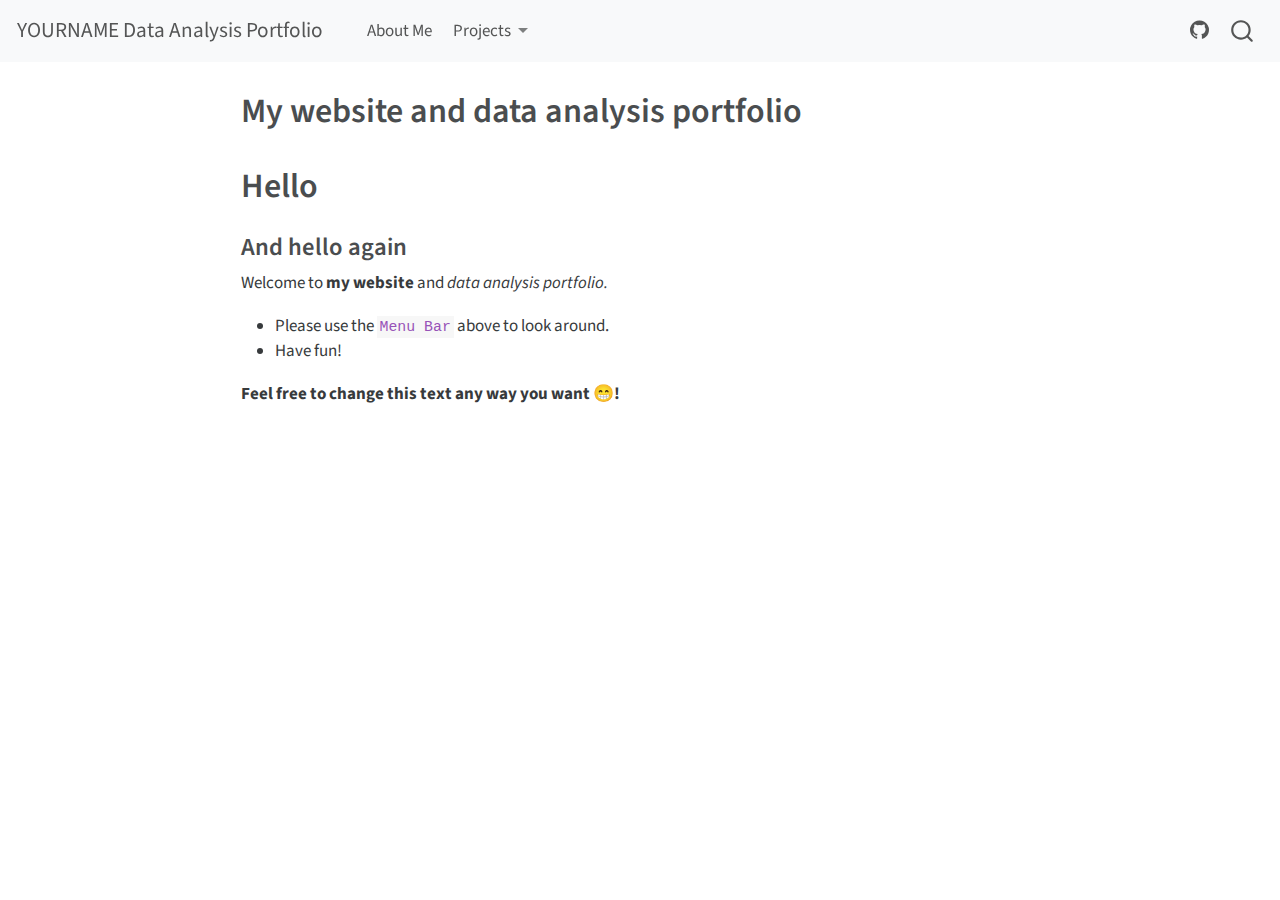
<file: docs/index.html>
<!DOCTYPE html>
<html xmlns="http://www.w3.org/1999/xhtml" lang="en" xml:lang="en"><head>

<meta charset="utf-8">
<meta name="generator" content="quarto-1.3.450">

<meta name="viewport" content="width=device-width, initial-scale=1.0, user-scalable=yes">


<title>YOURNAME Data Analysis Portfolio - My website and data analysis portfolio</title>
<style>
code{white-space: pre-wrap;}
span.smallcaps{font-variant: small-caps;}
div.columns{display: flex; gap: min(4vw, 1.5em);}
div.column{flex: auto; overflow-x: auto;}
div.hanging-indent{margin-left: 1.5em; text-indent: -1.5em;}
ul.task-list{list-style: none;}
ul.task-list li input[type="checkbox"] {
  width: 0.8em;
  margin: 0 0.8em 0.2em -1em; /* quarto-specific, see https://github.com/quarto-dev/quarto-cli/issues/4556 */ 
  vertical-align: middle;
}
</style>


<script src="site_libs/quarto-nav/quarto-nav.js"></script>
<script src="site_libs/quarto-nav/headroom.min.js"></script>
<script src="site_libs/clipboard/clipboard.min.js"></script>
<script src="site_libs/quarto-search/autocomplete.umd.js"></script>
<script src="site_libs/quarto-search/fuse.min.js"></script>
<script src="site_libs/quarto-search/quarto-search.js"></script>
<meta name="quarto:offset" content="./">
<script src="site_libs/quarto-html/quarto.js"></script>
<script src="site_libs/quarto-html/popper.min.js"></script>
<script src="site_libs/quarto-html/tippy.umd.min.js"></script>
<script src="site_libs/quarto-html/anchor.min.js"></script>
<link href="site_libs/quarto-html/tippy.css" rel="stylesheet">
<link href="site_libs/quarto-html/quarto-syntax-highlighting.css" rel="stylesheet" id="quarto-text-highlighting-styles">
<script src="site_libs/bootstrap/bootstrap.min.js"></script>
<link href="site_libs/bootstrap/bootstrap-icons.css" rel="stylesheet">
<link href="site_libs/bootstrap/bootstrap.min.css" rel="stylesheet" id="quarto-bootstrap" data-mode="light">
<script id="quarto-search-options" type="application/json">{
  "location": "navbar",
  "copy-button": false,
  "collapse-after": 3,
  "panel-placement": "end",
  "type": "overlay",
  "limit": 20,
  "language": {
    "search-no-results-text": "No results",
    "search-matching-documents-text": "matching documents",
    "search-copy-link-title": "Copy link to search",
    "search-hide-matches-text": "Hide additional matches",
    "search-more-match-text": "more match in this document",
    "search-more-matches-text": "more matches in this document",
    "search-clear-button-title": "Clear",
    "search-detached-cancel-button-title": "Cancel",
    "search-submit-button-title": "Submit",
    "search-label": "Search"
  }
}</script>


<link rel="stylesheet" href="styles.css">
</head>

<body class="nav-fixed fullcontent">

<div id="quarto-search-results"></div>
  <header id="quarto-header" class="headroom fixed-top">
    <nav class="navbar navbar-expand-lg navbar-dark ">
      <div class="navbar-container container-fluid">
      <div class="navbar-brand-container">
    <a class="navbar-brand" href="./index.html">
    <span class="navbar-title">YOURNAME Data Analysis Portfolio</span>
    </a>
  </div>
            <div id="quarto-search" class="" title="Search"></div>
          <button class="navbar-toggler" type="button" data-bs-toggle="collapse" data-bs-target="#navbarCollapse" aria-controls="navbarCollapse" aria-expanded="false" aria-label="Toggle navigation" onclick="if (window.quartoToggleHeadroom) { window.quartoToggleHeadroom(); }">
  <span class="navbar-toggler-icon"></span>
</button>
          <div class="collapse navbar-collapse" id="navbarCollapse">
            <ul class="navbar-nav navbar-nav-scroll me-auto">
  <li class="nav-item">
    <a class="nav-link" href="./aboutme.html" rel="" target="">
 <span class="menu-text">About Me</span></a>
  </li>  
  <li class="nav-item dropdown ">
    <a class="nav-link dropdown-toggle" href="#" id="nav-menu-projects" role="button" data-bs-toggle="dropdown" aria-expanded="false" rel="" target="">
 <span class="menu-text">Projects</span>
    </a>
    <ul class="dropdown-menu" aria-labelledby="nav-menu-projects">    
        <li>
    <a class="dropdown-item" href="./starter-analysis-exercise/products/report/starter-analysis-report.html" rel="" target="">
 <span class="dropdown-text">Starter Analysis Exercise</span></a>
  </li>  
        <li>
    <a class="dropdown-item" href="./coding-exercise/coding-exercise.html" rel="" target="">
 <span class="dropdown-text">R Coding Exercise</span></a>
  </li>  
        <li>
    <a class="dropdown-item" href="./presentation-exercise/presentation-exercise.html" rel="" target="">
 <span class="dropdown-text">Presentation Exercise</span></a>
  </li>  
        <li>
    <a class="dropdown-item" href="./tidytuesday-exercise/tidytuesday-exercise.html" rel="" target="">
 <span class="dropdown-text">Tidy Tuesday Exercise</span></a>
  </li>  
    </ul>
  </li>
</ul>
            <ul class="navbar-nav navbar-nav-scroll ms-auto">
  <li class="nav-item compact">
    <a class="nav-link" href="./URL-TO-THIS-REPOSITORY-HERE" rel="" target=""><i class="bi bi-github" role="img">
</i> 
 <span class="menu-text"></span></a>
  </li>  
</ul>
            <div class="quarto-navbar-tools">
</div>
          </div> <!-- /navcollapse -->
      </div> <!-- /container-fluid -->
    </nav>
</header>
<!-- content -->
<div id="quarto-content" class="quarto-container page-columns page-rows-contents page-layout-article page-navbar">
<!-- sidebar -->
<!-- margin-sidebar -->
    
<!-- main -->
<main class="content" id="quarto-document-content">

<header id="title-block-header" class="quarto-title-block default">
<div class="quarto-title">
<h1 class="title">My website and data analysis portfolio</h1>
</div>



<div class="quarto-title-meta">

    
  
    
  </div>
  

</header>

<section id="hello" class="level1">
<h1>Hello</h1>
<section id="and-hello-again" class="level3">
<h3 class="anchored" data-anchor-id="and-hello-again">And hello again</h3>
<p>Welcome to <strong>my website</strong> and <em>data analysis portfolio.</em></p>
<ul>
<li>Please use the <code>Menu Bar</code> above to look around.</li>
<li>Have fun!</li>
</ul>
<p><strong>Feel free to change this text any way you want 😁!</strong></p>


</section>
</section>

</main> <!-- /main -->
<script id="quarto-html-after-body" type="application/javascript">
window.document.addEventListener("DOMContentLoaded", function (event) {
  const toggleBodyColorMode = (bsSheetEl) => {
    const mode = bsSheetEl.getAttribute("data-mode");
    const bodyEl = window.document.querySelector("body");
    if (mode === "dark") {
      bodyEl.classList.add("quarto-dark");
      bodyEl.classList.remove("quarto-light");
    } else {
      bodyEl.classList.add("quarto-light");
      bodyEl.classList.remove("quarto-dark");
    }
  }
  const toggleBodyColorPrimary = () => {
    const bsSheetEl = window.document.querySelector("link#quarto-bootstrap");
    if (bsSheetEl) {
      toggleBodyColorMode(bsSheetEl);
    }
  }
  toggleBodyColorPrimary();  
  const icon = "";
  const anchorJS = new window.AnchorJS();
  anchorJS.options = {
    placement: 'right',
    icon: icon
  };
  anchorJS.add('.anchored');
  const isCodeAnnotation = (el) => {
    for (const clz of el.classList) {
      if (clz.startsWith('code-annotation-')) {                     
        return true;
      }
    }
    return false;
  }
  const clipboard = new window.ClipboardJS('.code-copy-button', {
    text: function(trigger) {
      const codeEl = trigger.previousElementSibling.cloneNode(true);
      for (const childEl of codeEl.children) {
        if (isCodeAnnotation(childEl)) {
          childEl.remove();
        }
      }
      return codeEl.innerText;
    }
  });
  clipboard.on('success', function(e) {
    // button target
    const button = e.trigger;
    // don't keep focus
    button.blur();
    // flash "checked"
    button.classList.add('code-copy-button-checked');
    var currentTitle = button.getAttribute("title");
    button.setAttribute("title", "Copied!");
    let tooltip;
    if (window.bootstrap) {
      button.setAttribute("data-bs-toggle", "tooltip");
      button.setAttribute("data-bs-placement", "left");
      button.setAttribute("data-bs-title", "Copied!");
      tooltip = new bootstrap.Tooltip(button, 
        { trigger: "manual", 
          customClass: "code-copy-button-tooltip",
          offset: [0, -8]});
      tooltip.show();    
    }
    setTimeout(function() {
      if (tooltip) {
        tooltip.hide();
        button.removeAttribute("data-bs-title");
        button.removeAttribute("data-bs-toggle");
        button.removeAttribute("data-bs-placement");
      }
      button.setAttribute("title", currentTitle);
      button.classList.remove('code-copy-button-checked');
    }, 1000);
    // clear code selection
    e.clearSelection();
  });
  function tippyHover(el, contentFn) {
    const config = {
      allowHTML: true,
      content: contentFn,
      maxWidth: 500,
      delay: 100,
      arrow: false,
      appendTo: function(el) {
          return el.parentElement;
      },
      interactive: true,
      interactiveBorder: 10,
      theme: 'quarto',
      placement: 'bottom-start'
    };
    window.tippy(el, config); 
  }
  const noterefs = window.document.querySelectorAll('a[role="doc-noteref"]');
  for (var i=0; i<noterefs.length; i++) {
    const ref = noterefs[i];
    tippyHover(ref, function() {
      // use id or data attribute instead here
      let href = ref.getAttribute('data-footnote-href') || ref.getAttribute('href');
      try { href = new URL(href).hash; } catch {}
      const id = href.replace(/^#\/?/, "");
      const note = window.document.getElementById(id);
      return note.innerHTML;
    });
  }
      let selectedAnnoteEl;
      const selectorForAnnotation = ( cell, annotation) => {
        let cellAttr = 'data-code-cell="' + cell + '"';
        let lineAttr = 'data-code-annotation="' +  annotation + '"';
        const selector = 'span[' + cellAttr + '][' + lineAttr + ']';
        return selector;
      }
      const selectCodeLines = (annoteEl) => {
        const doc = window.document;
        const targetCell = annoteEl.getAttribute("data-target-cell");
        const targetAnnotation = annoteEl.getAttribute("data-target-annotation");
        const annoteSpan = window.document.querySelector(selectorForAnnotation(targetCell, targetAnnotation));
        const lines = annoteSpan.getAttribute("data-code-lines").split(",");
        const lineIds = lines.map((line) => {
          return targetCell + "-" + line;
        })
        let top = null;
        let height = null;
        let parent = null;
        if (lineIds.length > 0) {
            //compute the position of the single el (top and bottom and make a div)
            const el = window.document.getElementById(lineIds[0]);
            top = el.offsetTop;
            height = el.offsetHeight;
            parent = el.parentElement.parentElement;
          if (lineIds.length > 1) {
            const lastEl = window.document.getElementById(lineIds[lineIds.length - 1]);
            const bottom = lastEl.offsetTop + lastEl.offsetHeight;
            height = bottom - top;
          }
          if (top !== null && height !== null && parent !== null) {
            // cook up a div (if necessary) and position it 
            let div = window.document.getElementById("code-annotation-line-highlight");
            if (div === null) {
              div = window.document.createElement("div");
              div.setAttribute("id", "code-annotation-line-highlight");
              div.style.position = 'absolute';
              parent.appendChild(div);
            }
            div.style.top = top - 2 + "px";
            div.style.height = height + 4 + "px";
            let gutterDiv = window.document.getElementById("code-annotation-line-highlight-gutter");
            if (gutterDiv === null) {
              gutterDiv = window.document.createElement("div");
              gutterDiv.setAttribute("id", "code-annotation-line-highlight-gutter");
              gutterDiv.style.position = 'absolute';
              const codeCell = window.document.getElementById(targetCell);
              const gutter = codeCell.querySelector('.code-annotation-gutter');
              gutter.appendChild(gutterDiv);
            }
            gutterDiv.style.top = top - 2 + "px";
            gutterDiv.style.height = height + 4 + "px";
          }
          selectedAnnoteEl = annoteEl;
        }
      };
      const unselectCodeLines = () => {
        const elementsIds = ["code-annotation-line-highlight", "code-annotation-line-highlight-gutter"];
        elementsIds.forEach((elId) => {
          const div = window.document.getElementById(elId);
          if (div) {
            div.remove();
          }
        });
        selectedAnnoteEl = undefined;
      };
      // Attach click handler to the DT
      const annoteDls = window.document.querySelectorAll('dt[data-target-cell]');
      for (const annoteDlNode of annoteDls) {
        annoteDlNode.addEventListener('click', (event) => {
          const clickedEl = event.target;
          if (clickedEl !== selectedAnnoteEl) {
            unselectCodeLines();
            const activeEl = window.document.querySelector('dt[data-target-cell].code-annotation-active');
            if (activeEl) {
              activeEl.classList.remove('code-annotation-active');
            }
            selectCodeLines(clickedEl);
            clickedEl.classList.add('code-annotation-active');
          } else {
            // Unselect the line
            unselectCodeLines();
            clickedEl.classList.remove('code-annotation-active');
          }
        });
      }
  const findCites = (el) => {
    const parentEl = el.parentElement;
    if (parentEl) {
      const cites = parentEl.dataset.cites;
      if (cites) {
        return {
          el,
          cites: cites.split(' ')
        };
      } else {
        return findCites(el.parentElement)
      }
    } else {
      return undefined;
    }
  };
  var bibliorefs = window.document.querySelectorAll('a[role="doc-biblioref"]');
  for (var i=0; i<bibliorefs.length; i++) {
    const ref = bibliorefs[i];
    const citeInfo = findCites(ref);
    if (citeInfo) {
      tippyHover(citeInfo.el, function() {
        var popup = window.document.createElement('div');
        citeInfo.cites.forEach(function(cite) {
          var citeDiv = window.document.createElement('div');
          citeDiv.classList.add('hanging-indent');
          citeDiv.classList.add('csl-entry');
          var biblioDiv = window.document.getElementById('ref-' + cite);
          if (biblioDiv) {
            citeDiv.innerHTML = biblioDiv.innerHTML;
          }
          popup.appendChild(citeDiv);
        });
        return popup.innerHTML;
      });
    }
  }
});
</script>
</div> <!-- /content -->



</body></html>
</file>
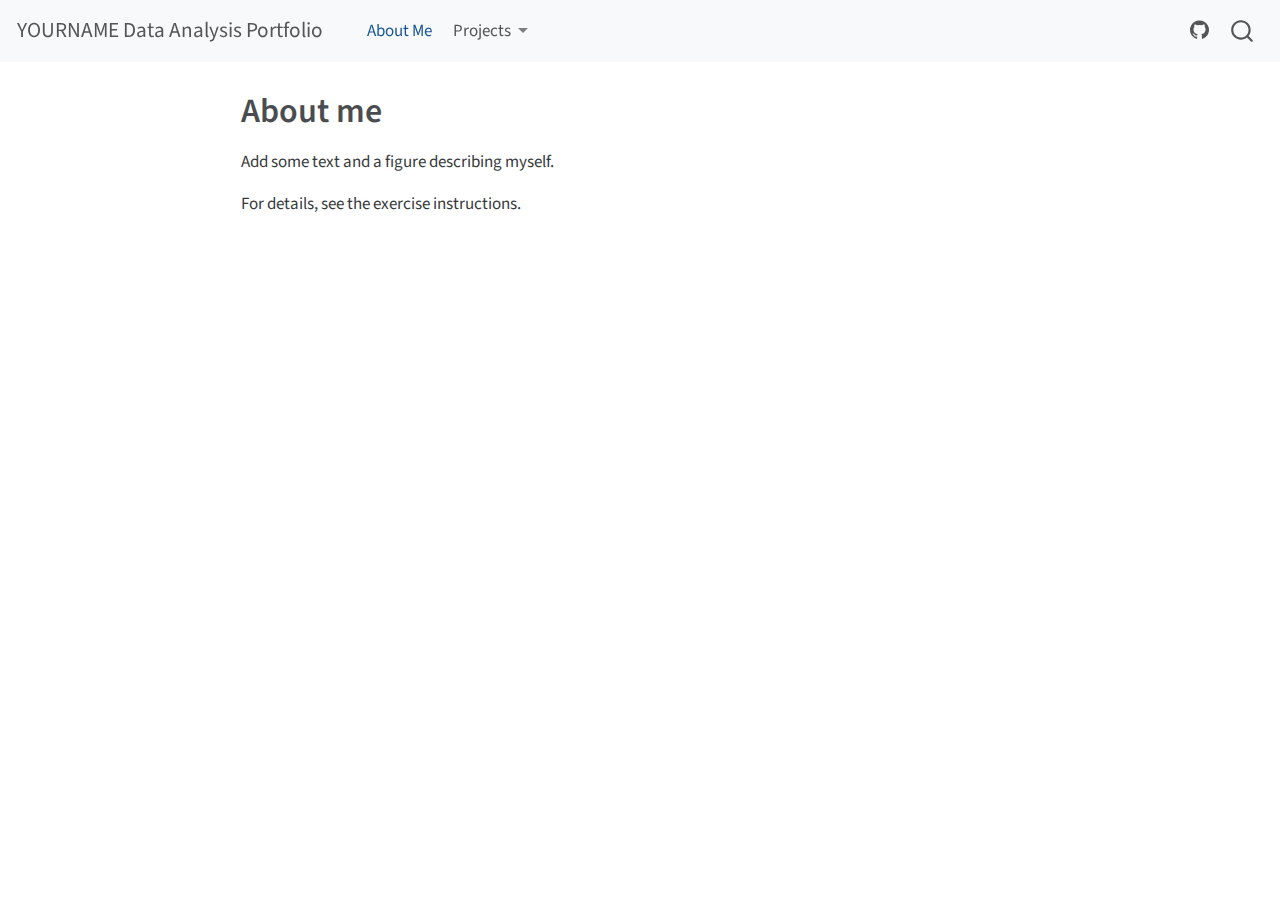
<file: docs/aboutme.html>
<!DOCTYPE html>
<html xmlns="http://www.w3.org/1999/xhtml" lang="en" xml:lang="en"><head>

<meta charset="utf-8">
<meta name="generator" content="quarto-1.3.450">

<meta name="viewport" content="width=device-width, initial-scale=1.0, user-scalable=yes">


<title>YOURNAME Data Analysis Portfolio - About me</title>
<style>
code{white-space: pre-wrap;}
span.smallcaps{font-variant: small-caps;}
div.columns{display: flex; gap: min(4vw, 1.5em);}
div.column{flex: auto; overflow-x: auto;}
div.hanging-indent{margin-left: 1.5em; text-indent: -1.5em;}
ul.task-list{list-style: none;}
ul.task-list li input[type="checkbox"] {
  width: 0.8em;
  margin: 0 0.8em 0.2em -1em; /* quarto-specific, see https://github.com/quarto-dev/quarto-cli/issues/4556 */ 
  vertical-align: middle;
}
</style>


<script src="site_libs/quarto-nav/quarto-nav.js"></script>
<script src="site_libs/quarto-nav/headroom.min.js"></script>
<script src="site_libs/clipboard/clipboard.min.js"></script>
<script src="site_libs/quarto-search/autocomplete.umd.js"></script>
<script src="site_libs/quarto-search/fuse.min.js"></script>
<script src="site_libs/quarto-search/quarto-search.js"></script>
<meta name="quarto:offset" content="./">
<script src="site_libs/quarto-html/quarto.js"></script>
<script src="site_libs/quarto-html/popper.min.js"></script>
<script src="site_libs/quarto-html/tippy.umd.min.js"></script>
<script src="site_libs/quarto-html/anchor.min.js"></script>
<link href="site_libs/quarto-html/tippy.css" rel="stylesheet">
<link href="site_libs/quarto-html/quarto-syntax-highlighting.css" rel="stylesheet" id="quarto-text-highlighting-styles">
<script src="site_libs/bootstrap/bootstrap.min.js"></script>
<link href="site_libs/bootstrap/bootstrap-icons.css" rel="stylesheet">
<link href="site_libs/bootstrap/bootstrap.min.css" rel="stylesheet" id="quarto-bootstrap" data-mode="light">
<script id="quarto-search-options" type="application/json">{
  "location": "navbar",
  "copy-button": false,
  "collapse-after": 3,
  "panel-placement": "end",
  "type": "overlay",
  "limit": 20,
  "language": {
    "search-no-results-text": "No results",
    "search-matching-documents-text": "matching documents",
    "search-copy-link-title": "Copy link to search",
    "search-hide-matches-text": "Hide additional matches",
    "search-more-match-text": "more match in this document",
    "search-more-matches-text": "more matches in this document",
    "search-clear-button-title": "Clear",
    "search-detached-cancel-button-title": "Cancel",
    "search-submit-button-title": "Submit",
    "search-label": "Search"
  }
}</script>


<link rel="stylesheet" href="styles.css">
</head>

<body class="nav-fixed fullcontent">

<div id="quarto-search-results"></div>
  <header id="quarto-header" class="headroom fixed-top">
    <nav class="navbar navbar-expand-lg navbar-dark ">
      <div class="navbar-container container-fluid">
      <div class="navbar-brand-container">
    <a class="navbar-brand" href="./index.html">
    <span class="navbar-title">YOURNAME Data Analysis Portfolio</span>
    </a>
  </div>
            <div id="quarto-search" class="" title="Search"></div>
          <button class="navbar-toggler" type="button" data-bs-toggle="collapse" data-bs-target="#navbarCollapse" aria-controls="navbarCollapse" aria-expanded="false" aria-label="Toggle navigation" onclick="if (window.quartoToggleHeadroom) { window.quartoToggleHeadroom(); }">
  <span class="navbar-toggler-icon"></span>
</button>
          <div class="collapse navbar-collapse" id="navbarCollapse">
            <ul class="navbar-nav navbar-nav-scroll me-auto">
  <li class="nav-item">
    <a class="nav-link active" href="./aboutme.html" rel="" target="" aria-current="page">
 <span class="menu-text">About Me</span></a>
  </li>  
  <li class="nav-item dropdown ">
    <a class="nav-link dropdown-toggle" href="#" id="nav-menu-projects" role="button" data-bs-toggle="dropdown" aria-expanded="false" rel="" target="">
 <span class="menu-text">Projects</span>
    </a>
    <ul class="dropdown-menu" aria-labelledby="nav-menu-projects">    
        <li>
    <a class="dropdown-item" href="./starter-analysis-exercise/products/report/starter-analysis-report.html" rel="" target="">
 <span class="dropdown-text">Starter Analysis Exercise</span></a>
  </li>  
        <li>
    <a class="dropdown-item" href="./coding-exercise/coding-exercise.html" rel="" target="">
 <span class="dropdown-text">R Coding Exercise</span></a>
  </li>  
        <li>
    <a class="dropdown-item" href="./presentation-exercise/presentation-exercise.html" rel="" target="">
 <span class="dropdown-text">Presentation Exercise</span></a>
  </li>  
        <li>
    <a class="dropdown-item" href="./tidytuesday-exercise/tidytuesday-exercise.html" rel="" target="">
 <span class="dropdown-text">Tidy Tuesday Exercise</span></a>
  </li>  
    </ul>
  </li>
</ul>
            <ul class="navbar-nav navbar-nav-scroll ms-auto">
  <li class="nav-item compact">
    <a class="nav-link" href="./URL-TO-THIS-REPOSITORY-HERE" rel="" target=""><i class="bi bi-github" role="img">
</i> 
 <span class="menu-text"></span></a>
  </li>  
</ul>
            <div class="quarto-navbar-tools">
</div>
          </div> <!-- /navcollapse -->
      </div> <!-- /container-fluid -->
    </nav>
</header>
<!-- content -->
<div id="quarto-content" class="quarto-container page-columns page-rows-contents page-layout-article page-navbar">
<!-- sidebar -->
<!-- margin-sidebar -->
    
<!-- main -->
<main class="content" id="quarto-document-content">

<header id="title-block-header" class="quarto-title-block default">
<div class="quarto-title">
<h1 class="title">About me</h1>
</div>



<div class="quarto-title-meta">

    
  
    
  </div>
  

</header>

<p>Add some text and a figure describing myself.</p>
<p>For details, see the exercise instructions.</p>



</main> <!-- /main -->
<script id="quarto-html-after-body" type="application/javascript">
window.document.addEventListener("DOMContentLoaded", function (event) {
  const toggleBodyColorMode = (bsSheetEl) => {
    const mode = bsSheetEl.getAttribute("data-mode");
    const bodyEl = window.document.querySelector("body");
    if (mode === "dark") {
      bodyEl.classList.add("quarto-dark");
      bodyEl.classList.remove("quarto-light");
    } else {
      bodyEl.classList.add("quarto-light");
      bodyEl.classList.remove("quarto-dark");
    }
  }
  const toggleBodyColorPrimary = () => {
    const bsSheetEl = window.document.querySelector("link#quarto-bootstrap");
    if (bsSheetEl) {
      toggleBodyColorMode(bsSheetEl);
    }
  }
  toggleBodyColorPrimary();  
  const icon = "";
  const anchorJS = new window.AnchorJS();
  anchorJS.options = {
    placement: 'right',
    icon: icon
  };
  anchorJS.add('.anchored');
  const isCodeAnnotation = (el) => {
    for (const clz of el.classList) {
      if (clz.startsWith('code-annotation-')) {                     
        return true;
      }
    }
    return false;
  }
  const clipboard = new window.ClipboardJS('.code-copy-button', {
    text: function(trigger) {
      const codeEl = trigger.previousElementSibling.cloneNode(true);
      for (const childEl of codeEl.children) {
        if (isCodeAnnotation(childEl)) {
          childEl.remove();
        }
      }
      return codeEl.innerText;
    }
  });
  clipboard.on('success', function(e) {
    // button target
    const button = e.trigger;
    // don't keep focus
    button.blur();
    // flash "checked"
    button.classList.add('code-copy-button-checked');
    var currentTitle = button.getAttribute("title");
    button.setAttribute("title", "Copied!");
    let tooltip;
    if (window.bootstrap) {
      button.setAttribute("data-bs-toggle", "tooltip");
      button.setAttribute("data-bs-placement", "left");
      button.setAttribute("data-bs-title", "Copied!");
      tooltip = new bootstrap.Tooltip(button, 
        { trigger: "manual", 
          customClass: "code-copy-button-tooltip",
          offset: [0, -8]});
      tooltip.show();    
    }
    setTimeout(function() {
      if (tooltip) {
        tooltip.hide();
        button.removeAttribute("data-bs-title");
        button.removeAttribute("data-bs-toggle");
        button.removeAttribute("data-bs-placement");
      }
      button.setAttribute("title", currentTitle);
      button.classList.remove('code-copy-button-checked');
    }, 1000);
    // clear code selection
    e.clearSelection();
  });
  function tippyHover(el, contentFn) {
    const config = {
      allowHTML: true,
      content: contentFn,
      maxWidth: 500,
      delay: 100,
      arrow: false,
      appendTo: function(el) {
          return el.parentElement;
      },
      interactive: true,
      interactiveBorder: 10,
      theme: 'quarto',
      placement: 'bottom-start'
    };
    window.tippy(el, config); 
  }
  const noterefs = window.document.querySelectorAll('a[role="doc-noteref"]');
  for (var i=0; i<noterefs.length; i++) {
    const ref = noterefs[i];
    tippyHover(ref, function() {
      // use id or data attribute instead here
      let href = ref.getAttribute('data-footnote-href') || ref.getAttribute('href');
      try { href = new URL(href).hash; } catch {}
      const id = href.replace(/^#\/?/, "");
      const note = window.document.getElementById(id);
      return note.innerHTML;
    });
  }
      let selectedAnnoteEl;
      const selectorForAnnotation = ( cell, annotation) => {
        let cellAttr = 'data-code-cell="' + cell + '"';
        let lineAttr = 'data-code-annotation="' +  annotation + '"';
        const selector = 'span[' + cellAttr + '][' + lineAttr + ']';
        return selector;
      }
      const selectCodeLines = (annoteEl) => {
        const doc = window.document;
        const targetCell = annoteEl.getAttribute("data-target-cell");
        const targetAnnotation = annoteEl.getAttribute("data-target-annotation");
        const annoteSpan = window.document.querySelector(selectorForAnnotation(targetCell, targetAnnotation));
        const lines = annoteSpan.getAttribute("data-code-lines").split(",");
        const lineIds = lines.map((line) => {
          return targetCell + "-" + line;
        })
        let top = null;
        let height = null;
        let parent = null;
        if (lineIds.length > 0) {
            //compute the position of the single el (top and bottom and make a div)
            const el = window.document.getElementById(lineIds[0]);
            top = el.offsetTop;
            height = el.offsetHeight;
            parent = el.parentElement.parentElement;
          if (lineIds.length > 1) {
            const lastEl = window.document.getElementById(lineIds[lineIds.length - 1]);
            const bottom = lastEl.offsetTop + lastEl.offsetHeight;
            height = bottom - top;
          }
          if (top !== null && height !== null && parent !== null) {
            // cook up a div (if necessary) and position it 
            let div = window.document.getElementById("code-annotation-line-highlight");
            if (div === null) {
              div = window.document.createElement("div");
              div.setAttribute("id", "code-annotation-line-highlight");
              div.style.position = 'absolute';
              parent.appendChild(div);
            }
            div.style.top = top - 2 + "px";
            div.style.height = height + 4 + "px";
            let gutterDiv = window.document.getElementById("code-annotation-line-highlight-gutter");
            if (gutterDiv === null) {
              gutterDiv = window.document.createElement("div");
              gutterDiv.setAttribute("id", "code-annotation-line-highlight-gutter");
              gutterDiv.style.position = 'absolute';
              const codeCell = window.document.getElementById(targetCell);
              const gutter = codeCell.querySelector('.code-annotation-gutter');
              gutter.appendChild(gutterDiv);
            }
            gutterDiv.style.top = top - 2 + "px";
            gutterDiv.style.height = height + 4 + "px";
          }
          selectedAnnoteEl = annoteEl;
        }
      };
      const unselectCodeLines = () => {
        const elementsIds = ["code-annotation-line-highlight", "code-annotation-line-highlight-gutter"];
        elementsIds.forEach((elId) => {
          const div = window.document.getElementById(elId);
          if (div) {
            div.remove();
          }
        });
        selectedAnnoteEl = undefined;
      };
      // Attach click handler to the DT
      const annoteDls = window.document.querySelectorAll('dt[data-target-cell]');
      for (const annoteDlNode of annoteDls) {
        annoteDlNode.addEventListener('click', (event) => {
          const clickedEl = event.target;
          if (clickedEl !== selectedAnnoteEl) {
            unselectCodeLines();
            const activeEl = window.document.querySelector('dt[data-target-cell].code-annotation-active');
            if (activeEl) {
              activeEl.classList.remove('code-annotation-active');
            }
            selectCodeLines(clickedEl);
            clickedEl.classList.add('code-annotation-active');
          } else {
            // Unselect the line
            unselectCodeLines();
            clickedEl.classList.remove('code-annotation-active');
          }
        });
      }
  const findCites = (el) => {
    const parentEl = el.parentElement;
    if (parentEl) {
      const cites = parentEl.dataset.cites;
      if (cites) {
        return {
          el,
          cites: cites.split(' ')
        };
      } else {
        return findCites(el.parentElement)
      }
    } else {
      return undefined;
    }
  };
  var bibliorefs = window.document.querySelectorAll('a[role="doc-biblioref"]');
  for (var i=0; i<bibliorefs.length; i++) {
    const ref = bibliorefs[i];
    const citeInfo = findCites(ref);
    if (citeInfo) {
      tippyHover(citeInfo.el, function() {
        var popup = window.document.createElement('div');
        citeInfo.cites.forEach(function(cite) {
          var citeDiv = window.document.createElement('div');
          citeDiv.classList.add('hanging-indent');
          citeDiv.classList.add('csl-entry');
          var biblioDiv = window.document.getElementById('ref-' + cite);
          if (biblioDiv) {
            citeDiv.innerHTML = biblioDiv.innerHTML;
          }
          popup.appendChild(citeDiv);
        });
        return popup.innerHTML;
      });
    }
  }
});
</script>
</div> <!-- /content -->



</body></html>
</file>
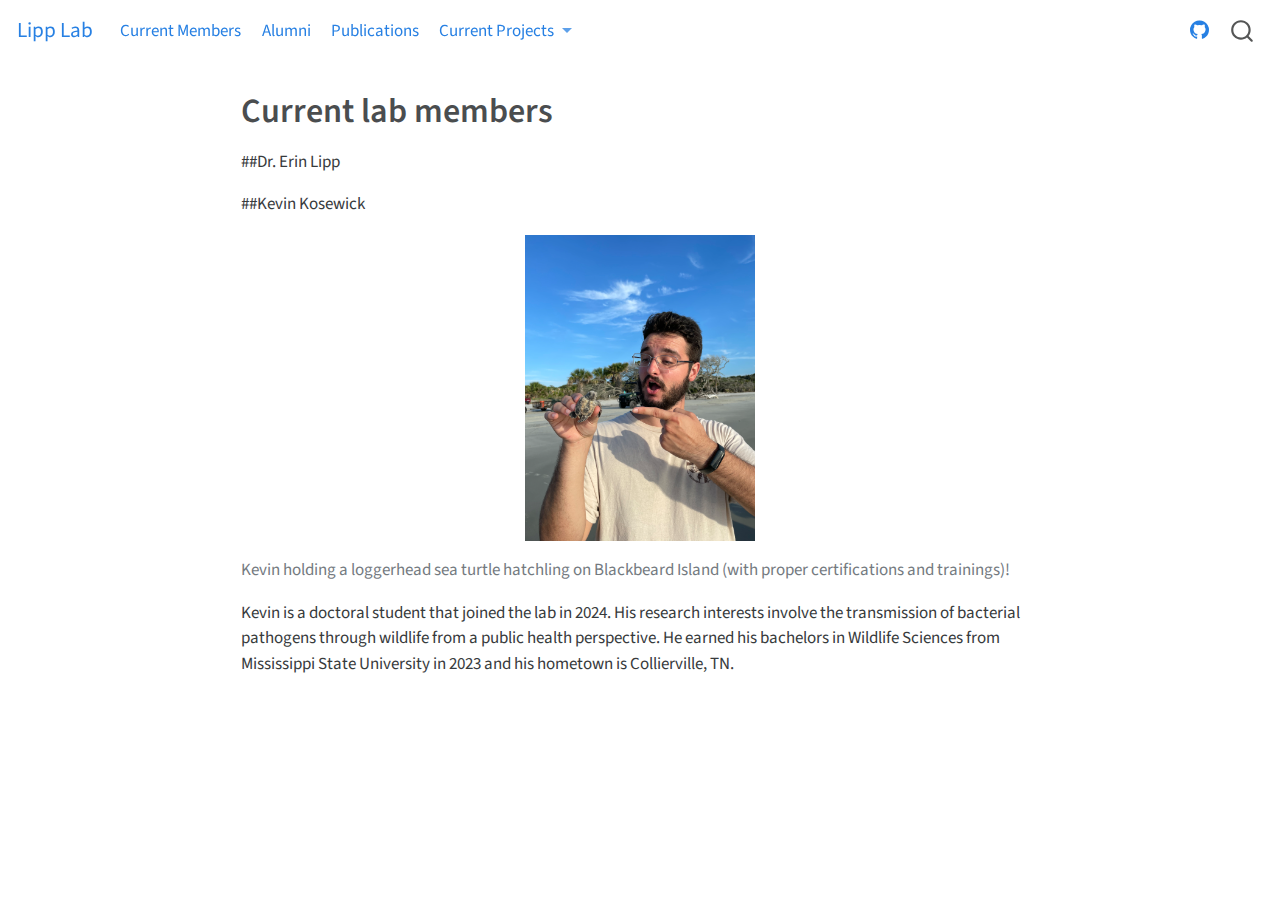
<file: docs/current_members.html>
<!DOCTYPE html>
<html xmlns="http://www.w3.org/1999/xhtml" lang="en" xml:lang="en"><head>

<meta charset="utf-8">
<meta name="generator" content="quarto-1.4.537">

<meta name="viewport" content="width=device-width, initial-scale=1.0, user-scalable=yes">


<title>Lipp Lab - Current lab members</title>
<style>
code{white-space: pre-wrap;}
span.smallcaps{font-variant: small-caps;}
div.columns{display: flex; gap: min(4vw, 1.5em);}
div.column{flex: auto; overflow-x: auto;}
div.hanging-indent{margin-left: 1.5em; text-indent: -1.5em;}
ul.task-list{list-style: none;}
ul.task-list li input[type="checkbox"] {
  width: 0.8em;
  margin: 0 0.8em 0.2em -1em; /* quarto-specific, see https://github.com/quarto-dev/quarto-cli/issues/4556 */ 
  vertical-align: middle;
}
</style>


<script src="site_libs/quarto-nav/quarto-nav.js"></script>
<script src="site_libs/quarto-nav/headroom.min.js"></script>
<script src="site_libs/clipboard/clipboard.min.js"></script>
<script src="site_libs/quarto-search/autocomplete.umd.js"></script>
<script src="site_libs/quarto-search/fuse.min.js"></script>
<script src="site_libs/quarto-search/quarto-search.js"></script>
<meta name="quarto:offset" content="./">
<script src="site_libs/quarto-html/quarto.js"></script>
<script src="site_libs/quarto-html/popper.min.js"></script>
<script src="site_libs/quarto-html/tippy.umd.min.js"></script>
<script src="site_libs/quarto-html/anchor.min.js"></script>
<link href="site_libs/quarto-html/tippy.css" rel="stylesheet">
<link href="site_libs/quarto-html/quarto-syntax-highlighting.css" rel="stylesheet" id="quarto-text-highlighting-styles">
<script src="site_libs/bootstrap/bootstrap.min.js"></script>
<link href="site_libs/bootstrap/bootstrap-icons.css" rel="stylesheet">
<link href="site_libs/bootstrap/bootstrap.min.css" rel="stylesheet" id="quarto-bootstrap" data-mode="light">
<script id="quarto-search-options" type="application/json">{
  "location": "navbar",
  "copy-button": false,
  "collapse-after": 3,
  "panel-placement": "end",
  "type": "overlay",
  "limit": 50,
  "keyboard-shortcut": [
    "f",
    "/",
    "s"
  ],
  "show-item-context": false,
  "language": {
    "search-no-results-text": "No results",
    "search-matching-documents-text": "matching documents",
    "search-copy-link-title": "Copy link to search",
    "search-hide-matches-text": "Hide additional matches",
    "search-more-match-text": "more match in this document",
    "search-more-matches-text": "more matches in this document",
    "search-clear-button-title": "Clear",
    "search-text-placeholder": "",
    "search-detached-cancel-button-title": "Cancel",
    "search-submit-button-title": "Submit",
    "search-label": "Search"
  }
}</script>


<link rel="stylesheet" href="styles.css">
</head>

<body class="nav-fixed fullcontent">

<div id="quarto-search-results"></div>
  <header id="quarto-header" class="headroom fixed-top">
    <nav class="navbar navbar-expand-lg " data-bs-theme="dark">
      <div class="navbar-container container-fluid">
      <div class="navbar-brand-container mx-auto">
    <a class="navbar-brand" href="./index.html">
    <span class="navbar-title">Lipp Lab</span>
    </a>
  </div>
            <div id="quarto-search" class="" title="Search"></div>
          <button class="navbar-toggler" type="button" data-bs-toggle="collapse" data-bs-target="#navbarCollapse" aria-controls="navbarCollapse" aria-expanded="false" aria-label="Toggle navigation" onclick="if (window.quartoToggleHeadroom) { window.quartoToggleHeadroom(); }">
  <span class="navbar-toggler-icon"></span>
</button>
          <div class="collapse navbar-collapse" id="navbarCollapse">
            <ul class="navbar-nav navbar-nav-scroll me-auto">
  <li class="nav-item">
    <a class="nav-link active" href="./current_members.html" aria-current="page"> 
<span class="menu-text">Current Members</span></a>
  </li>  
  <li class="nav-item">
    <a class="nav-link" href="./alumni.html"> 
<span class="menu-text">Alumni</span></a>
  </li>  
  <li class="nav-item">
    <a class="nav-link" href="./publications.html"> 
<span class="menu-text">Publications</span></a>
  </li>  
  <li class="nav-item dropdown ">
    <a class="nav-link dropdown-toggle" href="#" id="nav-menu-current-projects" role="button" data-bs-toggle="dropdown" aria-expanded="false">
 <span class="menu-text">Current Projects</span>
    </a>
    <ul class="dropdown-menu" aria-labelledby="nav-menu-current-projects">    
        <li>
    <a class="dropdown-item" href="./projects/covid_wastewater.html">
 <span class="dropdown-text">SARS-CoV-2 Wastewater</span></a>
  </li>  
    </ul>
  </li>
</ul>
            <ul class="navbar-nav navbar-nav-scroll ms-auto">
  <li class="nav-item compact">
    <a class="nav-link" href="https://github.com/lipplab-uga"> <i class="bi bi-github" role="img">
</i> 
<span class="menu-text"></span></a>
  </li>  
</ul>
          </div> <!-- /navcollapse -->
          <div class="quarto-navbar-tools">
</div>
      </div> <!-- /container-fluid -->
    </nav>
</header>
<!-- content -->
<div id="quarto-content" class="quarto-container page-columns page-rows-contents page-layout-article page-navbar">
<!-- sidebar -->
<!-- margin-sidebar -->
    
<!-- main -->
<main class="content" id="quarto-document-content">

<header id="title-block-header" class="quarto-title-block default">
<div class="quarto-title">
<h1 class="title">Current lab members</h1>
</div>



<div class="quarto-title-meta">

    
  
    
  </div>
  


</header>


<p>##Dr.&nbsp;Erin Lipp</p>
<p>##Kevin Kosewick</p>
<div class="quarto-figure quarto-figure-center">
<figure class="figure">
<p><img src="pictures/IMG_2384.jpeg" class="img-fluid figure-img" width="230"></p>
<figcaption>Kevin holding a loggerhead sea turtle hatchling on Blackbeard Island (with proper certifications and trainings)!</figcaption>
</figure>
</div>
<p>Kevin is a doctoral student that joined the lab in 2024. His research interests involve the transmission of bacterial pathogens through wildlife from a public health perspective. He earned his bachelors in Wildlife Sciences from Mississippi State University in 2023 and his hometown is Collierville, TN.</p>



</main> <!-- /main -->
<script id="quarto-html-after-body" type="application/javascript">
window.document.addEventListener("DOMContentLoaded", function (event) {
  const toggleBodyColorMode = (bsSheetEl) => {
    const mode = bsSheetEl.getAttribute("data-mode");
    const bodyEl = window.document.querySelector("body");
    if (mode === "dark") {
      bodyEl.classList.add("quarto-dark");
      bodyEl.classList.remove("quarto-light");
    } else {
      bodyEl.classList.add("quarto-light");
      bodyEl.classList.remove("quarto-dark");
    }
  }
  const toggleBodyColorPrimary = () => {
    const bsSheetEl = window.document.querySelector("link#quarto-bootstrap");
    if (bsSheetEl) {
      toggleBodyColorMode(bsSheetEl);
    }
  }
  toggleBodyColorPrimary();  
  const icon = "";
  const anchorJS = new window.AnchorJS();
  anchorJS.options = {
    placement: 'right',
    icon: icon
  };
  anchorJS.add('.anchored');
  const isCodeAnnotation = (el) => {
    for (const clz of el.classList) {
      if (clz.startsWith('code-annotation-')) {                     
        return true;
      }
    }
    return false;
  }
  const clipboard = new window.ClipboardJS('.code-copy-button', {
    text: function(trigger) {
      const codeEl = trigger.previousElementSibling.cloneNode(true);
      for (const childEl of codeEl.children) {
        if (isCodeAnnotation(childEl)) {
          childEl.remove();
        }
      }
      return codeEl.innerText;
    }
  });
  clipboard.on('success', function(e) {
    // button target
    const button = e.trigger;
    // don't keep focus
    button.blur();
    // flash "checked"
    button.classList.add('code-copy-button-checked');
    var currentTitle = button.getAttribute("title");
    button.setAttribute("title", "Copied!");
    let tooltip;
    if (window.bootstrap) {
      button.setAttribute("data-bs-toggle", "tooltip");
      button.setAttribute("data-bs-placement", "left");
      button.setAttribute("data-bs-title", "Copied!");
      tooltip = new bootstrap.Tooltip(button, 
        { trigger: "manual", 
          customClass: "code-copy-button-tooltip",
          offset: [0, -8]});
      tooltip.show();    
    }
    setTimeout(function() {
      if (tooltip) {
        tooltip.hide();
        button.removeAttribute("data-bs-title");
        button.removeAttribute("data-bs-toggle");
        button.removeAttribute("data-bs-placement");
      }
      button.setAttribute("title", currentTitle);
      button.classList.remove('code-copy-button-checked');
    }, 1000);
    // clear code selection
    e.clearSelection();
  });
  function tippyHover(el, contentFn, onTriggerFn, onUntriggerFn) {
    const config = {
      allowHTML: true,
      maxWidth: 500,
      delay: 100,
      arrow: false,
      appendTo: function(el) {
          return el.parentElement;
      },
      interactive: true,
      interactiveBorder: 10,
      theme: 'quarto',
      placement: 'bottom-start',
    };
    if (contentFn) {
      config.content = contentFn;
    }
    if (onTriggerFn) {
      config.onTrigger = onTriggerFn;
    }
    if (onUntriggerFn) {
      config.onUntrigger = onUntriggerFn;
    }
    window.tippy(el, config); 
  }
  const noterefs = window.document.querySelectorAll('a[role="doc-noteref"]');
  for (var i=0; i<noterefs.length; i++) {
    const ref = noterefs[i];
    tippyHover(ref, function() {
      // use id or data attribute instead here
      let href = ref.getAttribute('data-footnote-href') || ref.getAttribute('href');
      try { href = new URL(href).hash; } catch {}
      const id = href.replace(/^#\/?/, "");
      const note = window.document.getElementById(id);
      return note.innerHTML;
    });
  }
  const xrefs = window.document.querySelectorAll('a.quarto-xref');
  const processXRef = (id, note) => {
    // Strip column container classes
    const stripColumnClz = (el) => {
      el.classList.remove("page-full", "page-columns");
      if (el.children) {
        for (const child of el.children) {
          stripColumnClz(child);
        }
      }
    }
    stripColumnClz(note)
    if (id === null || id.startsWith('sec-')) {
      // Special case sections, only their first couple elements
      const container = document.createElement("div");
      if (note.children && note.children.length > 2) {
        container.appendChild(note.children[0].cloneNode(true));
        for (let i = 1; i < note.children.length; i++) {
          const child = note.children[i];
          if (child.tagName === "P" && child.innerText === "") {
            continue;
          } else {
            container.appendChild(child.cloneNode(true));
            break;
          }
        }
        if (window.Quarto?.typesetMath) {
          window.Quarto.typesetMath(container);
        }
        return container.innerHTML
      } else {
        if (window.Quarto?.typesetMath) {
          window.Quarto.typesetMath(note);
        }
        return note.innerHTML;
      }
    } else {
      // Remove any anchor links if they are present
      const anchorLink = note.querySelector('a.anchorjs-link');
      if (anchorLink) {
        anchorLink.remove();
      }
      if (window.Quarto?.typesetMath) {
        window.Quarto.typesetMath(note);
      }
      return note.innerHTML;
    }
  }
  for (var i=0; i<xrefs.length; i++) {
    const xref = xrefs[i];
    tippyHover(xref, undefined, function(instance) {
      instance.disable();
      let url = xref.getAttribute('href');
      let hash = undefined; 
      if (url.startsWith('#')) {
        hash = url;
      } else {
        try { hash = new URL(url).hash; } catch {}
      }
      if (hash) {
        const id = hash.replace(/^#\/?/, "");
        const note = window.document.getElementById(id);
        if (note !== null) {
          try {
            const html = processXRef(id, note.cloneNode(true));
            instance.setContent(html);
          } finally {
            instance.enable();
            instance.show();
          }
        } else {
          // See if we can fetch this
          fetch(url.split('#')[0])
          .then(res => res.text())
          .then(html => {
            const parser = new DOMParser();
            const htmlDoc = parser.parseFromString(html, "text/html");
            const note = htmlDoc.getElementById(id);
            if (note !== null) {
              const html = processXRef(id, note);
              instance.setContent(html);
            } 
          }).finally(() => {
            instance.enable();
            instance.show();
          });
        }
      } else {
        // See if we can fetch a full url (with no hash to target)
        // This is a special case and we should probably do some content thinning / targeting
        fetch(url)
        .then(res => res.text())
        .then(html => {
          const parser = new DOMParser();
          const htmlDoc = parser.parseFromString(html, "text/html");
          const note = htmlDoc.querySelector('main.content');
          if (note !== null) {
            // This should only happen for chapter cross references
            // (since there is no id in the URL)
            // remove the first header
            if (note.children.length > 0 && note.children[0].tagName === "HEADER") {
              note.children[0].remove();
            }
            const html = processXRef(null, note);
            instance.setContent(html);
          } 
        }).finally(() => {
          instance.enable();
          instance.show();
        });
      }
    }, function(instance) {
    });
  }
      let selectedAnnoteEl;
      const selectorForAnnotation = ( cell, annotation) => {
        let cellAttr = 'data-code-cell="' + cell + '"';
        let lineAttr = 'data-code-annotation="' +  annotation + '"';
        const selector = 'span[' + cellAttr + '][' + lineAttr + ']';
        return selector;
      }
      const selectCodeLines = (annoteEl) => {
        const doc = window.document;
        const targetCell = annoteEl.getAttribute("data-target-cell");
        const targetAnnotation = annoteEl.getAttribute("data-target-annotation");
        const annoteSpan = window.document.querySelector(selectorForAnnotation(targetCell, targetAnnotation));
        const lines = annoteSpan.getAttribute("data-code-lines").split(",");
        const lineIds = lines.map((line) => {
          return targetCell + "-" + line;
        })
        let top = null;
        let height = null;
        let parent = null;
        if (lineIds.length > 0) {
            //compute the position of the single el (top and bottom and make a div)
            const el = window.document.getElementById(lineIds[0]);
            top = el.offsetTop;
            height = el.offsetHeight;
            parent = el.parentElement.parentElement;
          if (lineIds.length > 1) {
            const lastEl = window.document.getElementById(lineIds[lineIds.length - 1]);
            const bottom = lastEl.offsetTop + lastEl.offsetHeight;
            height = bottom - top;
          }
          if (top !== null && height !== null && parent !== null) {
            // cook up a div (if necessary) and position it 
            let div = window.document.getElementById("code-annotation-line-highlight");
            if (div === null) {
              div = window.document.createElement("div");
              div.setAttribute("id", "code-annotation-line-highlight");
              div.style.position = 'absolute';
              parent.appendChild(div);
            }
            div.style.top = top - 2 + "px";
            div.style.height = height + 4 + "px";
            div.style.left = 0;
            let gutterDiv = window.document.getElementById("code-annotation-line-highlight-gutter");
            if (gutterDiv === null) {
              gutterDiv = window.document.createElement("div");
              gutterDiv.setAttribute("id", "code-annotation-line-highlight-gutter");
              gutterDiv.style.position = 'absolute';
              const codeCell = window.document.getElementById(targetCell);
              const gutter = codeCell.querySelector('.code-annotation-gutter');
              gutter.appendChild(gutterDiv);
            }
            gutterDiv.style.top = top - 2 + "px";
            gutterDiv.style.height = height + 4 + "px";
          }
          selectedAnnoteEl = annoteEl;
        }
      };
      const unselectCodeLines = () => {
        const elementsIds = ["code-annotation-line-highlight", "code-annotation-line-highlight-gutter"];
        elementsIds.forEach((elId) => {
          const div = window.document.getElementById(elId);
          if (div) {
            div.remove();
          }
        });
        selectedAnnoteEl = undefined;
      };
        // Handle positioning of the toggle
    window.addEventListener(
      "resize",
      throttle(() => {
        elRect = undefined;
        if (selectedAnnoteEl) {
          selectCodeLines(selectedAnnoteEl);
        }
      }, 10)
    );
    function throttle(fn, ms) {
    let throttle = false;
    let timer;
      return (...args) => {
        if(!throttle) { // first call gets through
            fn.apply(this, args);
            throttle = true;
        } else { // all the others get throttled
            if(timer) clearTimeout(timer); // cancel #2
            timer = setTimeout(() => {
              fn.apply(this, args);
              timer = throttle = false;
            }, ms);
        }
      };
    }
      // Attach click handler to the DT
      const annoteDls = window.document.querySelectorAll('dt[data-target-cell]');
      for (const annoteDlNode of annoteDls) {
        annoteDlNode.addEventListener('click', (event) => {
          const clickedEl = event.target;
          if (clickedEl !== selectedAnnoteEl) {
            unselectCodeLines();
            const activeEl = window.document.querySelector('dt[data-target-cell].code-annotation-active');
            if (activeEl) {
              activeEl.classList.remove('code-annotation-active');
            }
            selectCodeLines(clickedEl);
            clickedEl.classList.add('code-annotation-active');
          } else {
            // Unselect the line
            unselectCodeLines();
            clickedEl.classList.remove('code-annotation-active');
          }
        });
      }
  const findCites = (el) => {
    const parentEl = el.parentElement;
    if (parentEl) {
      const cites = parentEl.dataset.cites;
      if (cites) {
        return {
          el,
          cites: cites.split(' ')
        };
      } else {
        return findCites(el.parentElement)
      }
    } else {
      return undefined;
    }
  };
  var bibliorefs = window.document.querySelectorAll('a[role="doc-biblioref"]');
  for (var i=0; i<bibliorefs.length; i++) {
    const ref = bibliorefs[i];
    const citeInfo = findCites(ref);
    if (citeInfo) {
      tippyHover(citeInfo.el, function() {
        var popup = window.document.createElement('div');
        citeInfo.cites.forEach(function(cite) {
          var citeDiv = window.document.createElement('div');
          citeDiv.classList.add('hanging-indent');
          citeDiv.classList.add('csl-entry');
          var biblioDiv = window.document.getElementById('ref-' + cite);
          if (biblioDiv) {
            citeDiv.innerHTML = biblioDiv.innerHTML;
          }
          popup.appendChild(citeDiv);
        });
        return popup.innerHTML;
      });
    }
  }
});
</script>
</div> <!-- /content -->




</body></html>
</file>
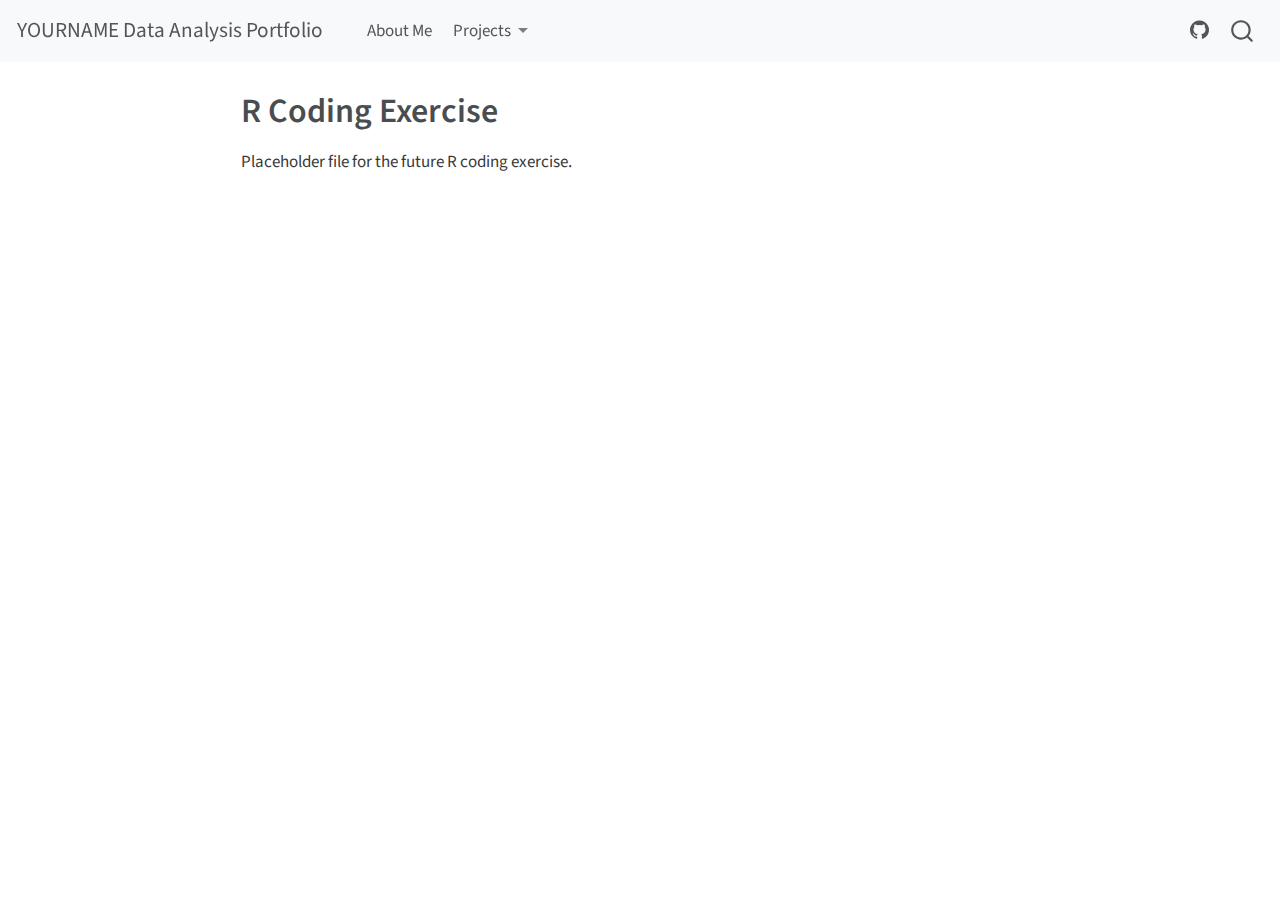
<file: docs/coding-exercise/coding-exercise.html>
<!DOCTYPE html>
<html xmlns="http://www.w3.org/1999/xhtml" lang="en" xml:lang="en"><head>

<meta charset="utf-8">
<meta name="generator" content="quarto-1.3.450">

<meta name="viewport" content="width=device-width, initial-scale=1.0, user-scalable=yes">


<title>YOURNAME Data Analysis Portfolio - R Coding Exercise</title>
<style>
code{white-space: pre-wrap;}
span.smallcaps{font-variant: small-caps;}
div.columns{display: flex; gap: min(4vw, 1.5em);}
div.column{flex: auto; overflow-x: auto;}
div.hanging-indent{margin-left: 1.5em; text-indent: -1.5em;}
ul.task-list{list-style: none;}
ul.task-list li input[type="checkbox"] {
  width: 0.8em;
  margin: 0 0.8em 0.2em -1em; /* quarto-specific, see https://github.com/quarto-dev/quarto-cli/issues/4556 */ 
  vertical-align: middle;
}
</style>


<script src="../site_libs/quarto-nav/quarto-nav.js"></script>
<script src="../site_libs/quarto-nav/headroom.min.js"></script>
<script src="../site_libs/clipboard/clipboard.min.js"></script>
<script src="../site_libs/quarto-search/autocomplete.umd.js"></script>
<script src="../site_libs/quarto-search/fuse.min.js"></script>
<script src="../site_libs/quarto-search/quarto-search.js"></script>
<meta name="quarto:offset" content="../">
<script src="../site_libs/quarto-html/quarto.js"></script>
<script src="../site_libs/quarto-html/popper.min.js"></script>
<script src="../site_libs/quarto-html/tippy.umd.min.js"></script>
<script src="../site_libs/quarto-html/anchor.min.js"></script>
<link href="../site_libs/quarto-html/tippy.css" rel="stylesheet">
<link href="../site_libs/quarto-html/quarto-syntax-highlighting.css" rel="stylesheet" id="quarto-text-highlighting-styles">
<script src="../site_libs/bootstrap/bootstrap.min.js"></script>
<link href="../site_libs/bootstrap/bootstrap-icons.css" rel="stylesheet">
<link href="../site_libs/bootstrap/bootstrap.min.css" rel="stylesheet" id="quarto-bootstrap" data-mode="light">
<script id="quarto-search-options" type="application/json">{
  "location": "navbar",
  "copy-button": false,
  "collapse-after": 3,
  "panel-placement": "end",
  "type": "overlay",
  "limit": 20,
  "language": {
    "search-no-results-text": "No results",
    "search-matching-documents-text": "matching documents",
    "search-copy-link-title": "Copy link to search",
    "search-hide-matches-text": "Hide additional matches",
    "search-more-match-text": "more match in this document",
    "search-more-matches-text": "more matches in this document",
    "search-clear-button-title": "Clear",
    "search-detached-cancel-button-title": "Cancel",
    "search-submit-button-title": "Submit",
    "search-label": "Search"
  }
}</script>


<link rel="stylesheet" href="../styles.css">
</head>

<body class="nav-fixed fullcontent">

<div id="quarto-search-results"></div>
  <header id="quarto-header" class="headroom fixed-top">
    <nav class="navbar navbar-expand-lg navbar-dark ">
      <div class="navbar-container container-fluid">
      <div class="navbar-brand-container">
    <a class="navbar-brand" href="../index.html">
    <span class="navbar-title">YOURNAME Data Analysis Portfolio</span>
    </a>
  </div>
            <div id="quarto-search" class="" title="Search"></div>
          <button class="navbar-toggler" type="button" data-bs-toggle="collapse" data-bs-target="#navbarCollapse" aria-controls="navbarCollapse" aria-expanded="false" aria-label="Toggle navigation" onclick="if (window.quartoToggleHeadroom) { window.quartoToggleHeadroom(); }">
  <span class="navbar-toggler-icon"></span>
</button>
          <div class="collapse navbar-collapse" id="navbarCollapse">
            <ul class="navbar-nav navbar-nav-scroll me-auto">
  <li class="nav-item">
    <a class="nav-link" href="../aboutme.html" rel="" target="">
 <span class="menu-text">About Me</span></a>
  </li>  
  <li class="nav-item dropdown ">
    <a class="nav-link dropdown-toggle" href="#" id="nav-menu-projects" role="button" data-bs-toggle="dropdown" aria-expanded="false" rel="" target="">
 <span class="menu-text">Projects</span>
    </a>
    <ul class="dropdown-menu" aria-labelledby="nav-menu-projects">    
        <li>
    <a class="dropdown-item" href="../starter-analysis-exercise/products/report/starter-analysis-report.html" rel="" target="">
 <span class="dropdown-text">Starter Analysis Exercise</span></a>
  </li>  
        <li>
    <a class="dropdown-item" href="../coding-exercise/coding-exercise.html" rel="" target="">
 <span class="dropdown-text">R Coding Exercise</span></a>
  </li>  
        <li>
    <a class="dropdown-item" href="../presentation-exercise/presentation-exercise.html" rel="" target="">
 <span class="dropdown-text">Presentation Exercise</span></a>
  </li>  
        <li>
    <a class="dropdown-item" href="../tidytuesday-exercise/tidytuesday-exercise.html" rel="" target="">
 <span class="dropdown-text">Tidy Tuesday Exercise</span></a>
  </li>  
    </ul>
  </li>
</ul>
            <ul class="navbar-nav navbar-nav-scroll ms-auto">
  <li class="nav-item compact">
    <a class="nav-link" href="../URL-TO-THIS-REPOSITORY-HERE" rel="" target=""><i class="bi bi-github" role="img">
</i> 
 <span class="menu-text"></span></a>
  </li>  
</ul>
            <div class="quarto-navbar-tools">
</div>
          </div> <!-- /navcollapse -->
      </div> <!-- /container-fluid -->
    </nav>
</header>
<!-- content -->
<div id="quarto-content" class="quarto-container page-columns page-rows-contents page-layout-article page-navbar">
<!-- sidebar -->
<!-- margin-sidebar -->
    
<!-- main -->
<main class="content" id="quarto-document-content">

<header id="title-block-header" class="quarto-title-block default">
<div class="quarto-title">
<h1 class="title">R Coding Exercise</h1>
</div>



<div class="quarto-title-meta">

    
  
    
  </div>
  

</header>

<p>Placeholder file for the future R coding exercise.</p>



</main> <!-- /main -->
<script id="quarto-html-after-body" type="application/javascript">
window.document.addEventListener("DOMContentLoaded", function (event) {
  const toggleBodyColorMode = (bsSheetEl) => {
    const mode = bsSheetEl.getAttribute("data-mode");
    const bodyEl = window.document.querySelector("body");
    if (mode === "dark") {
      bodyEl.classList.add("quarto-dark");
      bodyEl.classList.remove("quarto-light");
    } else {
      bodyEl.classList.add("quarto-light");
      bodyEl.classList.remove("quarto-dark");
    }
  }
  const toggleBodyColorPrimary = () => {
    const bsSheetEl = window.document.querySelector("link#quarto-bootstrap");
    if (bsSheetEl) {
      toggleBodyColorMode(bsSheetEl);
    }
  }
  toggleBodyColorPrimary();  
  const icon = "";
  const anchorJS = new window.AnchorJS();
  anchorJS.options = {
    placement: 'right',
    icon: icon
  };
  anchorJS.add('.anchored');
  const isCodeAnnotation = (el) => {
    for (const clz of el.classList) {
      if (clz.startsWith('code-annotation-')) {                     
        return true;
      }
    }
    return false;
  }
  const clipboard = new window.ClipboardJS('.code-copy-button', {
    text: function(trigger) {
      const codeEl = trigger.previousElementSibling.cloneNode(true);
      for (const childEl of codeEl.children) {
        if (isCodeAnnotation(childEl)) {
          childEl.remove();
        }
      }
      return codeEl.innerText;
    }
  });
  clipboard.on('success', function(e) {
    // button target
    const button = e.trigger;
    // don't keep focus
    button.blur();
    // flash "checked"
    button.classList.add('code-copy-button-checked');
    var currentTitle = button.getAttribute("title");
    button.setAttribute("title", "Copied!");
    let tooltip;
    if (window.bootstrap) {
      button.setAttribute("data-bs-toggle", "tooltip");
      button.setAttribute("data-bs-placement", "left");
      button.setAttribute("data-bs-title", "Copied!");
      tooltip = new bootstrap.Tooltip(button, 
        { trigger: "manual", 
          customClass: "code-copy-button-tooltip",
          offset: [0, -8]});
      tooltip.show();    
    }
    setTimeout(function() {
      if (tooltip) {
        tooltip.hide();
        button.removeAttribute("data-bs-title");
        button.removeAttribute("data-bs-toggle");
        button.removeAttribute("data-bs-placement");
      }
      button.setAttribute("title", currentTitle);
      button.classList.remove('code-copy-button-checked');
    }, 1000);
    // clear code selection
    e.clearSelection();
  });
  function tippyHover(el, contentFn) {
    const config = {
      allowHTML: true,
      content: contentFn,
      maxWidth: 500,
      delay: 100,
      arrow: false,
      appendTo: function(el) {
          return el.parentElement;
      },
      interactive: true,
      interactiveBorder: 10,
      theme: 'quarto',
      placement: 'bottom-start'
    };
    window.tippy(el, config); 
  }
  const noterefs = window.document.querySelectorAll('a[role="doc-noteref"]');
  for (var i=0; i<noterefs.length; i++) {
    const ref = noterefs[i];
    tippyHover(ref, function() {
      // use id or data attribute instead here
      let href = ref.getAttribute('data-footnote-href') || ref.getAttribute('href');
      try { href = new URL(href).hash; } catch {}
      const id = href.replace(/^#\/?/, "");
      const note = window.document.getElementById(id);
      return note.innerHTML;
    });
  }
      let selectedAnnoteEl;
      const selectorForAnnotation = ( cell, annotation) => {
        let cellAttr = 'data-code-cell="' + cell + '"';
        let lineAttr = 'data-code-annotation="' +  annotation + '"';
        const selector = 'span[' + cellAttr + '][' + lineAttr + ']';
        return selector;
      }
      const selectCodeLines = (annoteEl) => {
        const doc = window.document;
        const targetCell = annoteEl.getAttribute("data-target-cell");
        const targetAnnotation = annoteEl.getAttribute("data-target-annotation");
        const annoteSpan = window.document.querySelector(selectorForAnnotation(targetCell, targetAnnotation));
        const lines = annoteSpan.getAttribute("data-code-lines").split(",");
        const lineIds = lines.map((line) => {
          return targetCell + "-" + line;
        })
        let top = null;
        let height = null;
        let parent = null;
        if (lineIds.length > 0) {
            //compute the position of the single el (top and bottom and make a div)
            const el = window.document.getElementById(lineIds[0]);
            top = el.offsetTop;
            height = el.offsetHeight;
            parent = el.parentElement.parentElement;
          if (lineIds.length > 1) {
            const lastEl = window.document.getElementById(lineIds[lineIds.length - 1]);
            const bottom = lastEl.offsetTop + lastEl.offsetHeight;
            height = bottom - top;
          }
          if (top !== null && height !== null && parent !== null) {
            // cook up a div (if necessary) and position it 
            let div = window.document.getElementById("code-annotation-line-highlight");
            if (div === null) {
              div = window.document.createElement("div");
              div.setAttribute("id", "code-annotation-line-highlight");
              div.style.position = 'absolute';
              parent.appendChild(div);
            }
            div.style.top = top - 2 + "px";
            div.style.height = height + 4 + "px";
            let gutterDiv = window.document.getElementById("code-annotation-line-highlight-gutter");
            if (gutterDiv === null) {
              gutterDiv = window.document.createElement("div");
              gutterDiv.setAttribute("id", "code-annotation-line-highlight-gutter");
              gutterDiv.style.position = 'absolute';
              const codeCell = window.document.getElementById(targetCell);
              const gutter = codeCell.querySelector('.code-annotation-gutter');
              gutter.appendChild(gutterDiv);
            }
            gutterDiv.style.top = top - 2 + "px";
            gutterDiv.style.height = height + 4 + "px";
          }
          selectedAnnoteEl = annoteEl;
        }
      };
      const unselectCodeLines = () => {
        const elementsIds = ["code-annotation-line-highlight", "code-annotation-line-highlight-gutter"];
        elementsIds.forEach((elId) => {
          const div = window.document.getElementById(elId);
          if (div) {
            div.remove();
          }
        });
        selectedAnnoteEl = undefined;
      };
      // Attach click handler to the DT
      const annoteDls = window.document.querySelectorAll('dt[data-target-cell]');
      for (const annoteDlNode of annoteDls) {
        annoteDlNode.addEventListener('click', (event) => {
          const clickedEl = event.target;
          if (clickedEl !== selectedAnnoteEl) {
            unselectCodeLines();
            const activeEl = window.document.querySelector('dt[data-target-cell].code-annotation-active');
            if (activeEl) {
              activeEl.classList.remove('code-annotation-active');
            }
            selectCodeLines(clickedEl);
            clickedEl.classList.add('code-annotation-active');
          } else {
            // Unselect the line
            unselectCodeLines();
            clickedEl.classList.remove('code-annotation-active');
          }
        });
      }
  const findCites = (el) => {
    const parentEl = el.parentElement;
    if (parentEl) {
      const cites = parentEl.dataset.cites;
      if (cites) {
        return {
          el,
          cites: cites.split(' ')
        };
      } else {
        return findCites(el.parentElement)
      }
    } else {
      return undefined;
    }
  };
  var bibliorefs = window.document.querySelectorAll('a[role="doc-biblioref"]');
  for (var i=0; i<bibliorefs.length; i++) {
    const ref = bibliorefs[i];
    const citeInfo = findCites(ref);
    if (citeInfo) {
      tippyHover(citeInfo.el, function() {
        var popup = window.document.createElement('div');
        citeInfo.cites.forEach(function(cite) {
          var citeDiv = window.document.createElement('div');
          citeDiv.classList.add('hanging-indent');
          citeDiv.classList.add('csl-entry');
          var biblioDiv = window.document.getElementById('ref-' + cite);
          if (biblioDiv) {
            citeDiv.innerHTML = biblioDiv.innerHTML;
          }
          popup.appendChild(citeDiv);
        });
        return popup.innerHTML;
      });
    }
  }
});
</script>
</div> <!-- /content -->



</body></html>
</file>
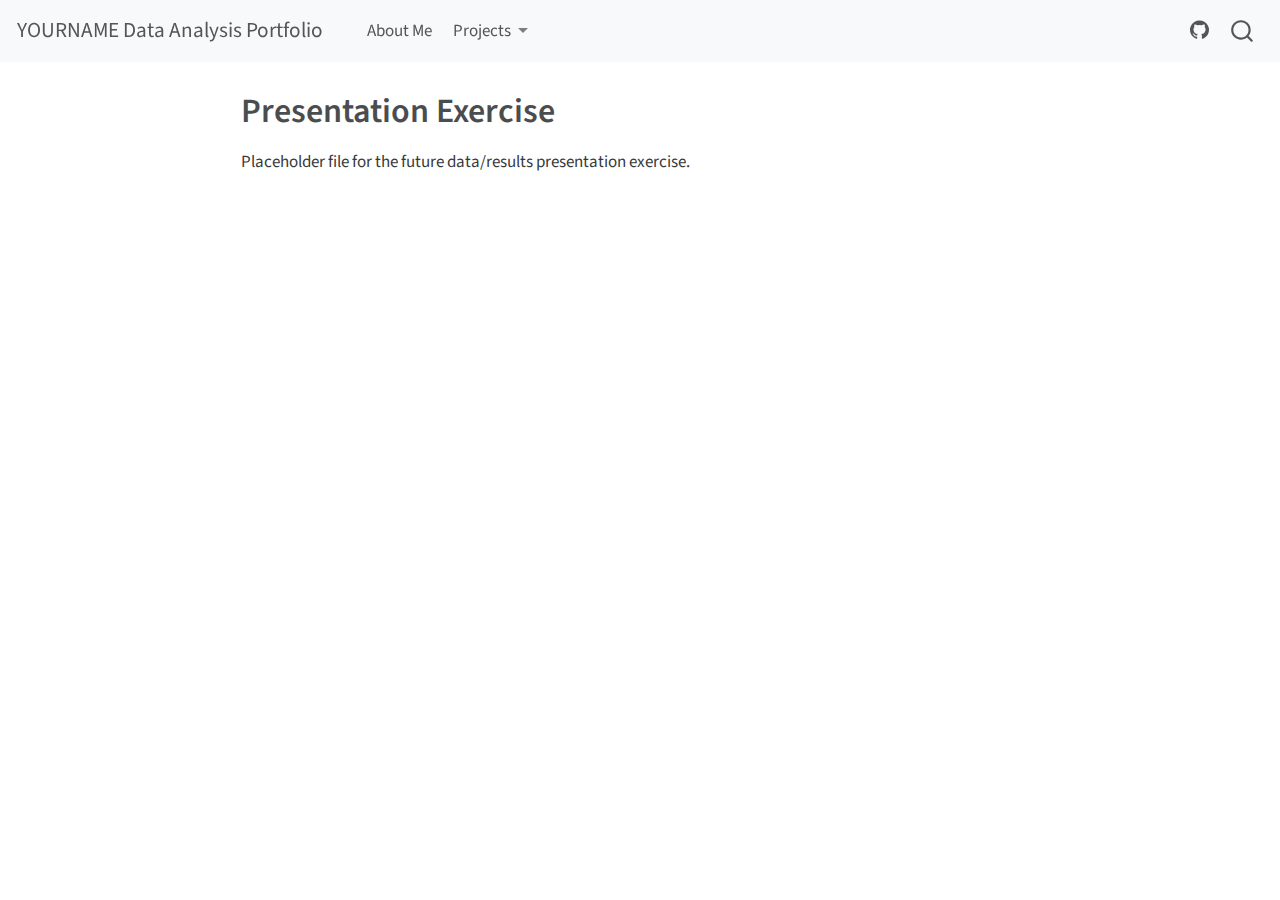
<file: docs/presentation-exercise/presentation-exercise.html>
<!DOCTYPE html>
<html xmlns="http://www.w3.org/1999/xhtml" lang="en" xml:lang="en"><head>

<meta charset="utf-8">
<meta name="generator" content="quarto-1.3.450">

<meta name="viewport" content="width=device-width, initial-scale=1.0, user-scalable=yes">


<title>YOURNAME Data Analysis Portfolio - Presentation Exercise</title>
<style>
code{white-space: pre-wrap;}
span.smallcaps{font-variant: small-caps;}
div.columns{display: flex; gap: min(4vw, 1.5em);}
div.column{flex: auto; overflow-x: auto;}
div.hanging-indent{margin-left: 1.5em; text-indent: -1.5em;}
ul.task-list{list-style: none;}
ul.task-list li input[type="checkbox"] {
  width: 0.8em;
  margin: 0 0.8em 0.2em -1em; /* quarto-specific, see https://github.com/quarto-dev/quarto-cli/issues/4556 */ 
  vertical-align: middle;
}
</style>


<script src="../site_libs/quarto-nav/quarto-nav.js"></script>
<script src="../site_libs/quarto-nav/headroom.min.js"></script>
<script src="../site_libs/clipboard/clipboard.min.js"></script>
<script src="../site_libs/quarto-search/autocomplete.umd.js"></script>
<script src="../site_libs/quarto-search/fuse.min.js"></script>
<script src="../site_libs/quarto-search/quarto-search.js"></script>
<meta name="quarto:offset" content="../">
<script src="../site_libs/quarto-html/quarto.js"></script>
<script src="../site_libs/quarto-html/popper.min.js"></script>
<script src="../site_libs/quarto-html/tippy.umd.min.js"></script>
<script src="../site_libs/quarto-html/anchor.min.js"></script>
<link href="../site_libs/quarto-html/tippy.css" rel="stylesheet">
<link href="../site_libs/quarto-html/quarto-syntax-highlighting.css" rel="stylesheet" id="quarto-text-highlighting-styles">
<script src="../site_libs/bootstrap/bootstrap.min.js"></script>
<link href="../site_libs/bootstrap/bootstrap-icons.css" rel="stylesheet">
<link href="../site_libs/bootstrap/bootstrap.min.css" rel="stylesheet" id="quarto-bootstrap" data-mode="light">
<script id="quarto-search-options" type="application/json">{
  "location": "navbar",
  "copy-button": false,
  "collapse-after": 3,
  "panel-placement": "end",
  "type": "overlay",
  "limit": 20,
  "language": {
    "search-no-results-text": "No results",
    "search-matching-documents-text": "matching documents",
    "search-copy-link-title": "Copy link to search",
    "search-hide-matches-text": "Hide additional matches",
    "search-more-match-text": "more match in this document",
    "search-more-matches-text": "more matches in this document",
    "search-clear-button-title": "Clear",
    "search-detached-cancel-button-title": "Cancel",
    "search-submit-button-title": "Submit",
    "search-label": "Search"
  }
}</script>


<link rel="stylesheet" href="../styles.css">
</head>

<body class="nav-fixed fullcontent">

<div id="quarto-search-results"></div>
  <header id="quarto-header" class="headroom fixed-top">
    <nav class="navbar navbar-expand-lg navbar-dark ">
      <div class="navbar-container container-fluid">
      <div class="navbar-brand-container">
    <a class="navbar-brand" href="../index.html">
    <span class="navbar-title">YOURNAME Data Analysis Portfolio</span>
    </a>
  </div>
            <div id="quarto-search" class="" title="Search"></div>
          <button class="navbar-toggler" type="button" data-bs-toggle="collapse" data-bs-target="#navbarCollapse" aria-controls="navbarCollapse" aria-expanded="false" aria-label="Toggle navigation" onclick="if (window.quartoToggleHeadroom) { window.quartoToggleHeadroom(); }">
  <span class="navbar-toggler-icon"></span>
</button>
          <div class="collapse navbar-collapse" id="navbarCollapse">
            <ul class="navbar-nav navbar-nav-scroll me-auto">
  <li class="nav-item">
    <a class="nav-link" href="../aboutme.html" rel="" target="">
 <span class="menu-text">About Me</span></a>
  </li>  
  <li class="nav-item dropdown ">
    <a class="nav-link dropdown-toggle" href="#" id="nav-menu-projects" role="button" data-bs-toggle="dropdown" aria-expanded="false" rel="" target="">
 <span class="menu-text">Projects</span>
    </a>
    <ul class="dropdown-menu" aria-labelledby="nav-menu-projects">    
        <li>
    <a class="dropdown-item" href="../starter-analysis-exercise/products/report/starter-analysis-report.html" rel="" target="">
 <span class="dropdown-text">Starter Analysis Exercise</span></a>
  </li>  
        <li>
    <a class="dropdown-item" href="../coding-exercise/coding-exercise.html" rel="" target="">
 <span class="dropdown-text">R Coding Exercise</span></a>
  </li>  
        <li>
    <a class="dropdown-item" href="../presentation-exercise/presentation-exercise.html" rel="" target="">
 <span class="dropdown-text">Presentation Exercise</span></a>
  </li>  
        <li>
    <a class="dropdown-item" href="../tidytuesday-exercise/tidytuesday-exercise.html" rel="" target="">
 <span class="dropdown-text">Tidy Tuesday Exercise</span></a>
  </li>  
    </ul>
  </li>
</ul>
            <ul class="navbar-nav navbar-nav-scroll ms-auto">
  <li class="nav-item compact">
    <a class="nav-link" href="../URL-TO-THIS-REPOSITORY-HERE" rel="" target=""><i class="bi bi-github" role="img">
</i> 
 <span class="menu-text"></span></a>
  </li>  
</ul>
            <div class="quarto-navbar-tools">
</div>
          </div> <!-- /navcollapse -->
      </div> <!-- /container-fluid -->
    </nav>
</header>
<!-- content -->
<div id="quarto-content" class="quarto-container page-columns page-rows-contents page-layout-article page-navbar">
<!-- sidebar -->
<!-- margin-sidebar -->
    
<!-- main -->
<main class="content" id="quarto-document-content">

<header id="title-block-header" class="quarto-title-block default">
<div class="quarto-title">
<h1 class="title">Presentation Exercise</h1>
</div>



<div class="quarto-title-meta">

    
  
    
  </div>
  

</header>

<p>Placeholder file for the future data/results presentation exercise.</p>



</main> <!-- /main -->
<script id="quarto-html-after-body" type="application/javascript">
window.document.addEventListener("DOMContentLoaded", function (event) {
  const toggleBodyColorMode = (bsSheetEl) => {
    const mode = bsSheetEl.getAttribute("data-mode");
    const bodyEl = window.document.querySelector("body");
    if (mode === "dark") {
      bodyEl.classList.add("quarto-dark");
      bodyEl.classList.remove("quarto-light");
    } else {
      bodyEl.classList.add("quarto-light");
      bodyEl.classList.remove("quarto-dark");
    }
  }
  const toggleBodyColorPrimary = () => {
    const bsSheetEl = window.document.querySelector("link#quarto-bootstrap");
    if (bsSheetEl) {
      toggleBodyColorMode(bsSheetEl);
    }
  }
  toggleBodyColorPrimary();  
  const icon = "";
  const anchorJS = new window.AnchorJS();
  anchorJS.options = {
    placement: 'right',
    icon: icon
  };
  anchorJS.add('.anchored');
  const isCodeAnnotation = (el) => {
    for (const clz of el.classList) {
      if (clz.startsWith('code-annotation-')) {                     
        return true;
      }
    }
    return false;
  }
  const clipboard = new window.ClipboardJS('.code-copy-button', {
    text: function(trigger) {
      const codeEl = trigger.previousElementSibling.cloneNode(true);
      for (const childEl of codeEl.children) {
        if (isCodeAnnotation(childEl)) {
          childEl.remove();
        }
      }
      return codeEl.innerText;
    }
  });
  clipboard.on('success', function(e) {
    // button target
    const button = e.trigger;
    // don't keep focus
    button.blur();
    // flash "checked"
    button.classList.add('code-copy-button-checked');
    var currentTitle = button.getAttribute("title");
    button.setAttribute("title", "Copied!");
    let tooltip;
    if (window.bootstrap) {
      button.setAttribute("data-bs-toggle", "tooltip");
      button.setAttribute("data-bs-placement", "left");
      button.setAttribute("data-bs-title", "Copied!");
      tooltip = new bootstrap.Tooltip(button, 
        { trigger: "manual", 
          customClass: "code-copy-button-tooltip",
          offset: [0, -8]});
      tooltip.show();    
    }
    setTimeout(function() {
      if (tooltip) {
        tooltip.hide();
        button.removeAttribute("data-bs-title");
        button.removeAttribute("data-bs-toggle");
        button.removeAttribute("data-bs-placement");
      }
      button.setAttribute("title", currentTitle);
      button.classList.remove('code-copy-button-checked');
    }, 1000);
    // clear code selection
    e.clearSelection();
  });
  function tippyHover(el, contentFn) {
    const config = {
      allowHTML: true,
      content: contentFn,
      maxWidth: 500,
      delay: 100,
      arrow: false,
      appendTo: function(el) {
          return el.parentElement;
      },
      interactive: true,
      interactiveBorder: 10,
      theme: 'quarto',
      placement: 'bottom-start'
    };
    window.tippy(el, config); 
  }
  const noterefs = window.document.querySelectorAll('a[role="doc-noteref"]');
  for (var i=0; i<noterefs.length; i++) {
    const ref = noterefs[i];
    tippyHover(ref, function() {
      // use id or data attribute instead here
      let href = ref.getAttribute('data-footnote-href') || ref.getAttribute('href');
      try { href = new URL(href).hash; } catch {}
      const id = href.replace(/^#\/?/, "");
      const note = window.document.getElementById(id);
      return note.innerHTML;
    });
  }
      let selectedAnnoteEl;
      const selectorForAnnotation = ( cell, annotation) => {
        let cellAttr = 'data-code-cell="' + cell + '"';
        let lineAttr = 'data-code-annotation="' +  annotation + '"';
        const selector = 'span[' + cellAttr + '][' + lineAttr + ']';
        return selector;
      }
      const selectCodeLines = (annoteEl) => {
        const doc = window.document;
        const targetCell = annoteEl.getAttribute("data-target-cell");
        const targetAnnotation = annoteEl.getAttribute("data-target-annotation");
        const annoteSpan = window.document.querySelector(selectorForAnnotation(targetCell, targetAnnotation));
        const lines = annoteSpan.getAttribute("data-code-lines").split(",");
        const lineIds = lines.map((line) => {
          return targetCell + "-" + line;
        })
        let top = null;
        let height = null;
        let parent = null;
        if (lineIds.length > 0) {
            //compute the position of the single el (top and bottom and make a div)
            const el = window.document.getElementById(lineIds[0]);
            top = el.offsetTop;
            height = el.offsetHeight;
            parent = el.parentElement.parentElement;
          if (lineIds.length > 1) {
            const lastEl = window.document.getElementById(lineIds[lineIds.length - 1]);
            const bottom = lastEl.offsetTop + lastEl.offsetHeight;
            height = bottom - top;
          }
          if (top !== null && height !== null && parent !== null) {
            // cook up a div (if necessary) and position it 
            let div = window.document.getElementById("code-annotation-line-highlight");
            if (div === null) {
              div = window.document.createElement("div");
              div.setAttribute("id", "code-annotation-line-highlight");
              div.style.position = 'absolute';
              parent.appendChild(div);
            }
            div.style.top = top - 2 + "px";
            div.style.height = height + 4 + "px";
            let gutterDiv = window.document.getElementById("code-annotation-line-highlight-gutter");
            if (gutterDiv === null) {
              gutterDiv = window.document.createElement("div");
              gutterDiv.setAttribute("id", "code-annotation-line-highlight-gutter");
              gutterDiv.style.position = 'absolute';
              const codeCell = window.document.getElementById(targetCell);
              const gutter = codeCell.querySelector('.code-annotation-gutter');
              gutter.appendChild(gutterDiv);
            }
            gutterDiv.style.top = top - 2 + "px";
            gutterDiv.style.height = height + 4 + "px";
          }
          selectedAnnoteEl = annoteEl;
        }
      };
      const unselectCodeLines = () => {
        const elementsIds = ["code-annotation-line-highlight", "code-annotation-line-highlight-gutter"];
        elementsIds.forEach((elId) => {
          const div = window.document.getElementById(elId);
          if (div) {
            div.remove();
          }
        });
        selectedAnnoteEl = undefined;
      };
      // Attach click handler to the DT
      const annoteDls = window.document.querySelectorAll('dt[data-target-cell]');
      for (const annoteDlNode of annoteDls) {
        annoteDlNode.addEventListener('click', (event) => {
          const clickedEl = event.target;
          if (clickedEl !== selectedAnnoteEl) {
            unselectCodeLines();
            const activeEl = window.document.querySelector('dt[data-target-cell].code-annotation-active');
            if (activeEl) {
              activeEl.classList.remove('code-annotation-active');
            }
            selectCodeLines(clickedEl);
            clickedEl.classList.add('code-annotation-active');
          } else {
            // Unselect the line
            unselectCodeLines();
            clickedEl.classList.remove('code-annotation-active');
          }
        });
      }
  const findCites = (el) => {
    const parentEl = el.parentElement;
    if (parentEl) {
      const cites = parentEl.dataset.cites;
      if (cites) {
        return {
          el,
          cites: cites.split(' ')
        };
      } else {
        return findCites(el.parentElement)
      }
    } else {
      return undefined;
    }
  };
  var bibliorefs = window.document.querySelectorAll('a[role="doc-biblioref"]');
  for (var i=0; i<bibliorefs.length; i++) {
    const ref = bibliorefs[i];
    const citeInfo = findCites(ref);
    if (citeInfo) {
      tippyHover(citeInfo.el, function() {
        var popup = window.document.createElement('div');
        citeInfo.cites.forEach(function(cite) {
          var citeDiv = window.document.createElement('div');
          citeDiv.classList.add('hanging-indent');
          citeDiv.classList.add('csl-entry');
          var biblioDiv = window.document.getElementById('ref-' + cite);
          if (biblioDiv) {
            citeDiv.innerHTML = biblioDiv.innerHTML;
          }
          popup.appendChild(citeDiv);
        });
        return popup.innerHTML;
      });
    }
  }
});
</script>
</div> <!-- /content -->



</body></html>
</file>
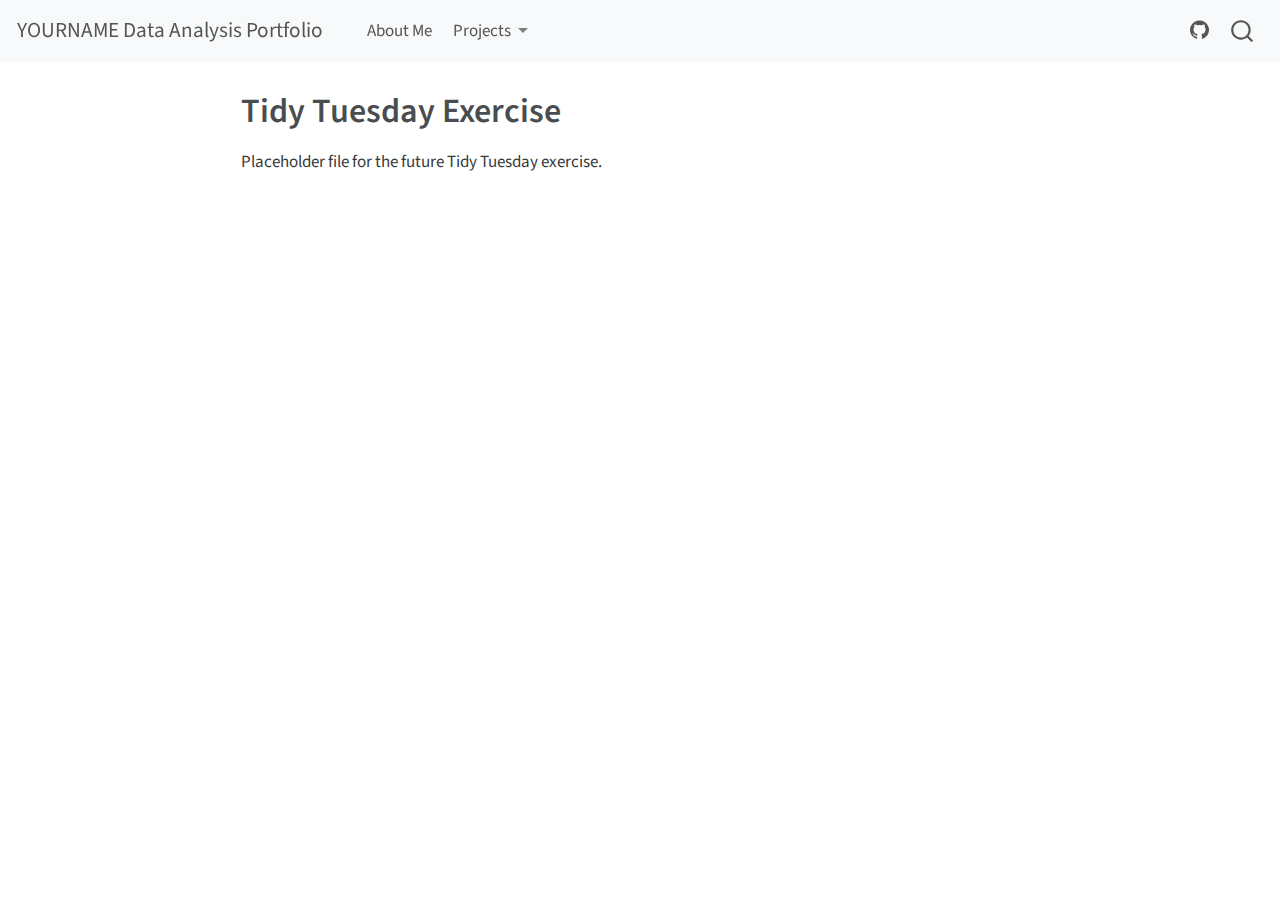
<file: docs/tidytuesday-exercise/tidytuesday-exercise.html>
<!DOCTYPE html>
<html xmlns="http://www.w3.org/1999/xhtml" lang="en" xml:lang="en"><head>

<meta charset="utf-8">
<meta name="generator" content="quarto-1.3.450">

<meta name="viewport" content="width=device-width, initial-scale=1.0, user-scalable=yes">


<title>YOURNAME Data Analysis Portfolio - Tidy Tuesday Exercise</title>
<style>
code{white-space: pre-wrap;}
span.smallcaps{font-variant: small-caps;}
div.columns{display: flex; gap: min(4vw, 1.5em);}
div.column{flex: auto; overflow-x: auto;}
div.hanging-indent{margin-left: 1.5em; text-indent: -1.5em;}
ul.task-list{list-style: none;}
ul.task-list li input[type="checkbox"] {
  width: 0.8em;
  margin: 0 0.8em 0.2em -1em; /* quarto-specific, see https://github.com/quarto-dev/quarto-cli/issues/4556 */ 
  vertical-align: middle;
}
</style>


<script src="../site_libs/quarto-nav/quarto-nav.js"></script>
<script src="../site_libs/quarto-nav/headroom.min.js"></script>
<script src="../site_libs/clipboard/clipboard.min.js"></script>
<script src="../site_libs/quarto-search/autocomplete.umd.js"></script>
<script src="../site_libs/quarto-search/fuse.min.js"></script>
<script src="../site_libs/quarto-search/quarto-search.js"></script>
<meta name="quarto:offset" content="../">
<script src="../site_libs/quarto-html/quarto.js"></script>
<script src="../site_libs/quarto-html/popper.min.js"></script>
<script src="../site_libs/quarto-html/tippy.umd.min.js"></script>
<script src="../site_libs/quarto-html/anchor.min.js"></script>
<link href="../site_libs/quarto-html/tippy.css" rel="stylesheet">
<link href="../site_libs/quarto-html/quarto-syntax-highlighting.css" rel="stylesheet" id="quarto-text-highlighting-styles">
<script src="../site_libs/bootstrap/bootstrap.min.js"></script>
<link href="../site_libs/bootstrap/bootstrap-icons.css" rel="stylesheet">
<link href="../site_libs/bootstrap/bootstrap.min.css" rel="stylesheet" id="quarto-bootstrap" data-mode="light">
<script id="quarto-search-options" type="application/json">{
  "location": "navbar",
  "copy-button": false,
  "collapse-after": 3,
  "panel-placement": "end",
  "type": "overlay",
  "limit": 20,
  "language": {
    "search-no-results-text": "No results",
    "search-matching-documents-text": "matching documents",
    "search-copy-link-title": "Copy link to search",
    "search-hide-matches-text": "Hide additional matches",
    "search-more-match-text": "more match in this document",
    "search-more-matches-text": "more matches in this document",
    "search-clear-button-title": "Clear",
    "search-detached-cancel-button-title": "Cancel",
    "search-submit-button-title": "Submit",
    "search-label": "Search"
  }
}</script>


<link rel="stylesheet" href="../styles.css">
</head>

<body class="nav-fixed fullcontent">

<div id="quarto-search-results"></div>
  <header id="quarto-header" class="headroom fixed-top">
    <nav class="navbar navbar-expand-lg navbar-dark ">
      <div class="navbar-container container-fluid">
      <div class="navbar-brand-container">
    <a class="navbar-brand" href="../index.html">
    <span class="navbar-title">YOURNAME Data Analysis Portfolio</span>
    </a>
  </div>
            <div id="quarto-search" class="" title="Search"></div>
          <button class="navbar-toggler" type="button" data-bs-toggle="collapse" data-bs-target="#navbarCollapse" aria-controls="navbarCollapse" aria-expanded="false" aria-label="Toggle navigation" onclick="if (window.quartoToggleHeadroom) { window.quartoToggleHeadroom(); }">
  <span class="navbar-toggler-icon"></span>
</button>
          <div class="collapse navbar-collapse" id="navbarCollapse">
            <ul class="navbar-nav navbar-nav-scroll me-auto">
  <li class="nav-item">
    <a class="nav-link" href="../aboutme.html" rel="" target="">
 <span class="menu-text">About Me</span></a>
  </li>  
  <li class="nav-item dropdown ">
    <a class="nav-link dropdown-toggle" href="#" id="nav-menu-projects" role="button" data-bs-toggle="dropdown" aria-expanded="false" rel="" target="">
 <span class="menu-text">Projects</span>
    </a>
    <ul class="dropdown-menu" aria-labelledby="nav-menu-projects">    
        <li>
    <a class="dropdown-item" href="../starter-analysis-exercise/products/report/starter-analysis-report.html" rel="" target="">
 <span class="dropdown-text">Starter Analysis Exercise</span></a>
  </li>  
        <li>
    <a class="dropdown-item" href="../coding-exercise/coding-exercise.html" rel="" target="">
 <span class="dropdown-text">R Coding Exercise</span></a>
  </li>  
        <li>
    <a class="dropdown-item" href="../presentation-exercise/presentation-exercise.html" rel="" target="">
 <span class="dropdown-text">Presentation Exercise</span></a>
  </li>  
        <li>
    <a class="dropdown-item" href="../tidytuesday-exercise/tidytuesday-exercise.html" rel="" target="">
 <span class="dropdown-text">Tidy Tuesday Exercise</span></a>
  </li>  
    </ul>
  </li>
</ul>
            <ul class="navbar-nav navbar-nav-scroll ms-auto">
  <li class="nav-item compact">
    <a class="nav-link" href="../URL-TO-THIS-REPOSITORY-HERE" rel="" target=""><i class="bi bi-github" role="img">
</i> 
 <span class="menu-text"></span></a>
  </li>  
</ul>
            <div class="quarto-navbar-tools">
</div>
          </div> <!-- /navcollapse -->
      </div> <!-- /container-fluid -->
    </nav>
</header>
<!-- content -->
<div id="quarto-content" class="quarto-container page-columns page-rows-contents page-layout-article page-navbar">
<!-- sidebar -->
<!-- margin-sidebar -->
    
<!-- main -->
<main class="content" id="quarto-document-content">

<header id="title-block-header" class="quarto-title-block default">
<div class="quarto-title">
<h1 class="title">Tidy Tuesday Exercise</h1>
</div>



<div class="quarto-title-meta">

    
  
    
  </div>
  

</header>

<p>Placeholder file for the future Tidy Tuesday exercise.</p>



</main> <!-- /main -->
<script id="quarto-html-after-body" type="application/javascript">
window.document.addEventListener("DOMContentLoaded", function (event) {
  const toggleBodyColorMode = (bsSheetEl) => {
    const mode = bsSheetEl.getAttribute("data-mode");
    const bodyEl = window.document.querySelector("body");
    if (mode === "dark") {
      bodyEl.classList.add("quarto-dark");
      bodyEl.classList.remove("quarto-light");
    } else {
      bodyEl.classList.add("quarto-light");
      bodyEl.classList.remove("quarto-dark");
    }
  }
  const toggleBodyColorPrimary = () => {
    const bsSheetEl = window.document.querySelector("link#quarto-bootstrap");
    if (bsSheetEl) {
      toggleBodyColorMode(bsSheetEl);
    }
  }
  toggleBodyColorPrimary();  
  const icon = "";
  const anchorJS = new window.AnchorJS();
  anchorJS.options = {
    placement: 'right',
    icon: icon
  };
  anchorJS.add('.anchored');
  const isCodeAnnotation = (el) => {
    for (const clz of el.classList) {
      if (clz.startsWith('code-annotation-')) {                     
        return true;
      }
    }
    return false;
  }
  const clipboard = new window.ClipboardJS('.code-copy-button', {
    text: function(trigger) {
      const codeEl = trigger.previousElementSibling.cloneNode(true);
      for (const childEl of codeEl.children) {
        if (isCodeAnnotation(childEl)) {
          childEl.remove();
        }
      }
      return codeEl.innerText;
    }
  });
  clipboard.on('success', function(e) {
    // button target
    const button = e.trigger;
    // don't keep focus
    button.blur();
    // flash "checked"
    button.classList.add('code-copy-button-checked');
    var currentTitle = button.getAttribute("title");
    button.setAttribute("title", "Copied!");
    let tooltip;
    if (window.bootstrap) {
      button.setAttribute("data-bs-toggle", "tooltip");
      button.setAttribute("data-bs-placement", "left");
      button.setAttribute("data-bs-title", "Copied!");
      tooltip = new bootstrap.Tooltip(button, 
        { trigger: "manual", 
          customClass: "code-copy-button-tooltip",
          offset: [0, -8]});
      tooltip.show();    
    }
    setTimeout(function() {
      if (tooltip) {
        tooltip.hide();
        button.removeAttribute("data-bs-title");
        button.removeAttribute("data-bs-toggle");
        button.removeAttribute("data-bs-placement");
      }
      button.setAttribute("title", currentTitle);
      button.classList.remove('code-copy-button-checked');
    }, 1000);
    // clear code selection
    e.clearSelection();
  });
  function tippyHover(el, contentFn) {
    const config = {
      allowHTML: true,
      content: contentFn,
      maxWidth: 500,
      delay: 100,
      arrow: false,
      appendTo: function(el) {
          return el.parentElement;
      },
      interactive: true,
      interactiveBorder: 10,
      theme: 'quarto',
      placement: 'bottom-start'
    };
    window.tippy(el, config); 
  }
  const noterefs = window.document.querySelectorAll('a[role="doc-noteref"]');
  for (var i=0; i<noterefs.length; i++) {
    const ref = noterefs[i];
    tippyHover(ref, function() {
      // use id or data attribute instead here
      let href = ref.getAttribute('data-footnote-href') || ref.getAttribute('href');
      try { href = new URL(href).hash; } catch {}
      const id = href.replace(/^#\/?/, "");
      const note = window.document.getElementById(id);
      return note.innerHTML;
    });
  }
      let selectedAnnoteEl;
      const selectorForAnnotation = ( cell, annotation) => {
        let cellAttr = 'data-code-cell="' + cell + '"';
        let lineAttr = 'data-code-annotation="' +  annotation + '"';
        const selector = 'span[' + cellAttr + '][' + lineAttr + ']';
        return selector;
      }
      const selectCodeLines = (annoteEl) => {
        const doc = window.document;
        const targetCell = annoteEl.getAttribute("data-target-cell");
        const targetAnnotation = annoteEl.getAttribute("data-target-annotation");
        const annoteSpan = window.document.querySelector(selectorForAnnotation(targetCell, targetAnnotation));
        const lines = annoteSpan.getAttribute("data-code-lines").split(",");
        const lineIds = lines.map((line) => {
          return targetCell + "-" + line;
        })
        let top = null;
        let height = null;
        let parent = null;
        if (lineIds.length > 0) {
            //compute the position of the single el (top and bottom and make a div)
            const el = window.document.getElementById(lineIds[0]);
            top = el.offsetTop;
            height = el.offsetHeight;
            parent = el.parentElement.parentElement;
          if (lineIds.length > 1) {
            const lastEl = window.document.getElementById(lineIds[lineIds.length - 1]);
            const bottom = lastEl.offsetTop + lastEl.offsetHeight;
            height = bottom - top;
          }
          if (top !== null && height !== null && parent !== null) {
            // cook up a div (if necessary) and position it 
            let div = window.document.getElementById("code-annotation-line-highlight");
            if (div === null) {
              div = window.document.createElement("div");
              div.setAttribute("id", "code-annotation-line-highlight");
              div.style.position = 'absolute';
              parent.appendChild(div);
            }
            div.style.top = top - 2 + "px";
            div.style.height = height + 4 + "px";
            let gutterDiv = window.document.getElementById("code-annotation-line-highlight-gutter");
            if (gutterDiv === null) {
              gutterDiv = window.document.createElement("div");
              gutterDiv.setAttribute("id", "code-annotation-line-highlight-gutter");
              gutterDiv.style.position = 'absolute';
              const codeCell = window.document.getElementById(targetCell);
              const gutter = codeCell.querySelector('.code-annotation-gutter');
              gutter.appendChild(gutterDiv);
            }
            gutterDiv.style.top = top - 2 + "px";
            gutterDiv.style.height = height + 4 + "px";
          }
          selectedAnnoteEl = annoteEl;
        }
      };
      const unselectCodeLines = () => {
        const elementsIds = ["code-annotation-line-highlight", "code-annotation-line-highlight-gutter"];
        elementsIds.forEach((elId) => {
          const div = window.document.getElementById(elId);
          if (div) {
            div.remove();
          }
        });
        selectedAnnoteEl = undefined;
      };
      // Attach click handler to the DT
      const annoteDls = window.document.querySelectorAll('dt[data-target-cell]');
      for (const annoteDlNode of annoteDls) {
        annoteDlNode.addEventListener('click', (event) => {
          const clickedEl = event.target;
          if (clickedEl !== selectedAnnoteEl) {
            unselectCodeLines();
            const activeEl = window.document.querySelector('dt[data-target-cell].code-annotation-active');
            if (activeEl) {
              activeEl.classList.remove('code-annotation-active');
            }
            selectCodeLines(clickedEl);
            clickedEl.classList.add('code-annotation-active');
          } else {
            // Unselect the line
            unselectCodeLines();
            clickedEl.classList.remove('code-annotation-active');
          }
        });
      }
  const findCites = (el) => {
    const parentEl = el.parentElement;
    if (parentEl) {
      const cites = parentEl.dataset.cites;
      if (cites) {
        return {
          el,
          cites: cites.split(' ')
        };
      } else {
        return findCites(el.parentElement)
      }
    } else {
      return undefined;
    }
  };
  var bibliorefs = window.document.querySelectorAll('a[role="doc-biblioref"]');
  for (var i=0; i<bibliorefs.length; i++) {
    const ref = bibliorefs[i];
    const citeInfo = findCites(ref);
    if (citeInfo) {
      tippyHover(citeInfo.el, function() {
        var popup = window.document.createElement('div');
        citeInfo.cites.forEach(function(cite) {
          var citeDiv = window.document.createElement('div');
          citeDiv.classList.add('hanging-indent');
          citeDiv.classList.add('csl-entry');
          var biblioDiv = window.document.getElementById('ref-' + cite);
          if (biblioDiv) {
            citeDiv.innerHTML = biblioDiv.innerHTML;
          }
          popup.appendChild(citeDiv);
        });
        return popup.innerHTML;
      });
    }
  }
});
</script>
</div> <!-- /content -->



</body></html>
</file>
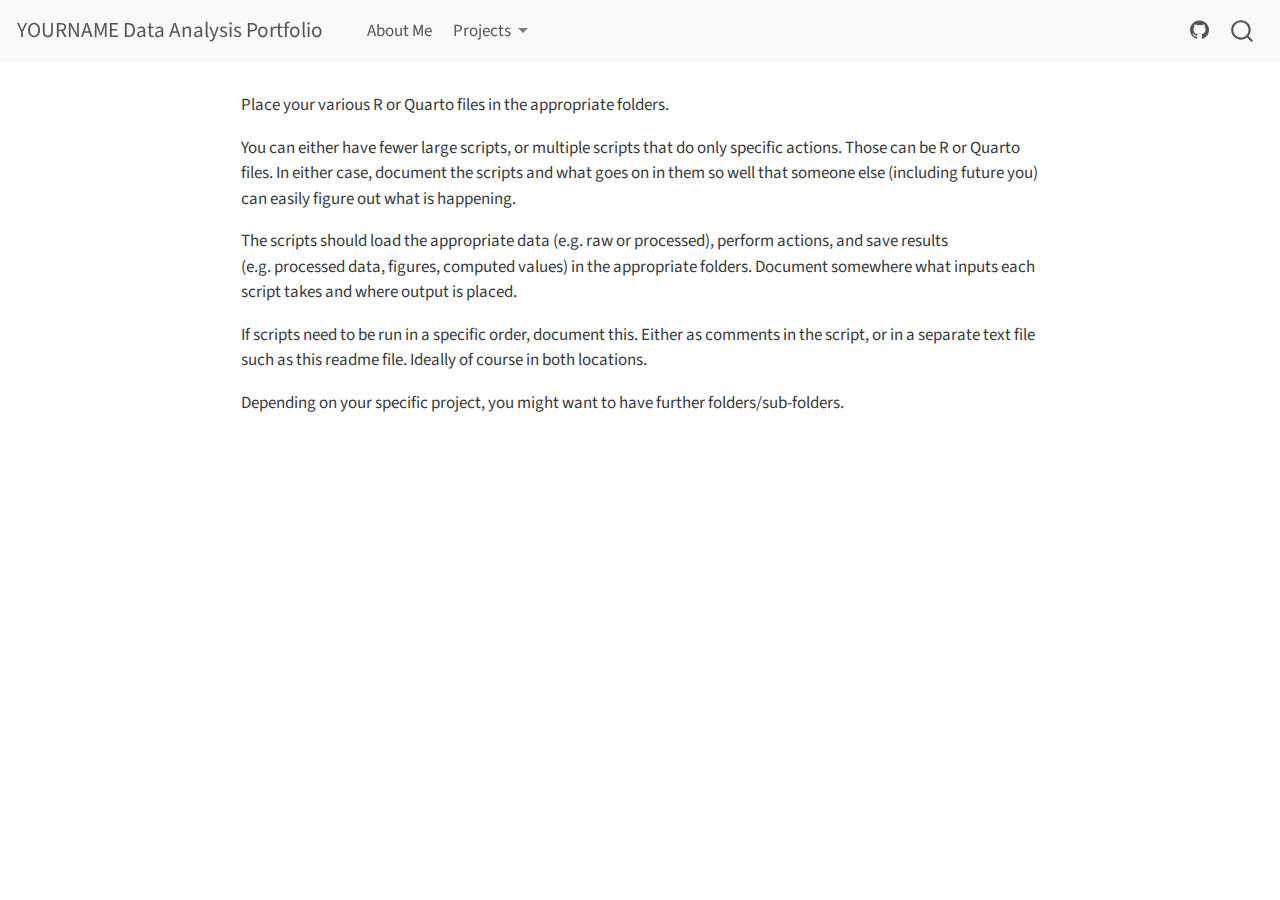
<file: docs/starter-analysis-exercise/code/readme.html>
<!DOCTYPE html>
<html xmlns="http://www.w3.org/1999/xhtml" lang="en" xml:lang="en"><head>

<meta charset="utf-8">
<meta name="generator" content="quarto-1.3.450">

<meta name="viewport" content="width=device-width, initial-scale=1.0, user-scalable=yes">


<title>YOURNAME Data Analysis Portfolio – readme</title>
<style>
code{white-space: pre-wrap;}
span.smallcaps{font-variant: small-caps;}
div.columns{display: flex; gap: min(4vw, 1.5em);}
div.column{flex: auto; overflow-x: auto;}
div.hanging-indent{margin-left: 1.5em; text-indent: -1.5em;}
ul.task-list{list-style: none;}
ul.task-list li input[type="checkbox"] {
  width: 0.8em;
  margin: 0 0.8em 0.2em -1em; /* quarto-specific, see https://github.com/quarto-dev/quarto-cli/issues/4556 */ 
  vertical-align: middle;
}
</style>


<script src="../../site_libs/quarto-nav/quarto-nav.js"></script>
<script src="../../site_libs/quarto-nav/headroom.min.js"></script>
<script src="../../site_libs/clipboard/clipboard.min.js"></script>
<script src="../../site_libs/quarto-search/autocomplete.umd.js"></script>
<script src="../../site_libs/quarto-search/fuse.min.js"></script>
<script src="../../site_libs/quarto-search/quarto-search.js"></script>
<meta name="quarto:offset" content="../../">
<script src="../../site_libs/quarto-html/quarto.js"></script>
<script src="../../site_libs/quarto-html/popper.min.js"></script>
<script src="../../site_libs/quarto-html/tippy.umd.min.js"></script>
<script src="../../site_libs/quarto-html/anchor.min.js"></script>
<link href="../../site_libs/quarto-html/tippy.css" rel="stylesheet">
<link href="../../site_libs/quarto-html/quarto-syntax-highlighting.css" rel="stylesheet" id="quarto-text-highlighting-styles">
<script src="../../site_libs/bootstrap/bootstrap.min.js"></script>
<link href="../../site_libs/bootstrap/bootstrap-icons.css" rel="stylesheet">
<link href="../../site_libs/bootstrap/bootstrap.min.css" rel="stylesheet" id="quarto-bootstrap" data-mode="light">
<script id="quarto-search-options" type="application/json">{
  "location": "navbar",
  "copy-button": false,
  "collapse-after": 3,
  "panel-placement": "end",
  "type": "overlay",
  "limit": 20,
  "language": {
    "search-no-results-text": "No results",
    "search-matching-documents-text": "matching documents",
    "search-copy-link-title": "Copy link to search",
    "search-hide-matches-text": "Hide additional matches",
    "search-more-match-text": "more match in this document",
    "search-more-matches-text": "more matches in this document",
    "search-clear-button-title": "Clear",
    "search-detached-cancel-button-title": "Cancel",
    "search-submit-button-title": "Submit",
    "search-label": "Search"
  }
}</script>


<link rel="stylesheet" href="../../styles.css">
</head>

<body class="nav-fixed fullcontent">

<div id="quarto-search-results"></div>
  <header id="quarto-header" class="headroom fixed-top">
    <nav class="navbar navbar-expand-lg navbar-dark ">
      <div class="navbar-container container-fluid">
      <div class="navbar-brand-container">
    <a class="navbar-brand" href="../../index.html">
    <span class="navbar-title">YOURNAME Data Analysis Portfolio</span>
    </a>
  </div>
            <div id="quarto-search" class="" title="Search"></div>
          <button class="navbar-toggler" type="button" data-bs-toggle="collapse" data-bs-target="#navbarCollapse" aria-controls="navbarCollapse" aria-expanded="false" aria-label="Toggle navigation" onclick="if (window.quartoToggleHeadroom) { window.quartoToggleHeadroom(); }">
  <span class="navbar-toggler-icon"></span>
</button>
          <div class="collapse navbar-collapse" id="navbarCollapse">
            <ul class="navbar-nav navbar-nav-scroll me-auto">
  <li class="nav-item">
    <a class="nav-link" href="../../aboutme.html" rel="" target="">
 <span class="menu-text">About Me</span></a>
  </li>  
  <li class="nav-item dropdown ">
    <a class="nav-link dropdown-toggle" href="#" id="nav-menu-projects" role="button" data-bs-toggle="dropdown" aria-expanded="false" rel="" target="">
 <span class="menu-text">Projects</span>
    </a>
    <ul class="dropdown-menu" aria-labelledby="nav-menu-projects">    
        <li>
    <a class="dropdown-item" href="../../starter-analysis-exercise/products/report/starter-analysis-report.html" rel="" target="">
 <span class="dropdown-text">Starter Analysis Exercise</span></a>
  </li>  
        <li>
    <a class="dropdown-item" href="../../coding-exercise/coding-exercise.html" rel="" target="">
 <span class="dropdown-text">R Coding Exercise</span></a>
  </li>  
        <li>
    <a class="dropdown-item" href="../../presentation-exercise/presentation-exercise.html" rel="" target="">
 <span class="dropdown-text">Presentation Exercise</span></a>
  </li>  
        <li>
    <a class="dropdown-item" href="../../tidytuesday-exercise/tidytuesday-exercise.html" rel="" target="">
 <span class="dropdown-text">Tidy Tuesday Exercise</span></a>
  </li>  
    </ul>
  </li>
</ul>
            <ul class="navbar-nav navbar-nav-scroll ms-auto">
  <li class="nav-item compact">
    <a class="nav-link" href="../../URL-TO-THIS-REPOSITORY-HERE" rel="" target=""><i class="bi bi-github" role="img">
</i> 
 <span class="menu-text"></span></a>
  </li>  
</ul>
            <div class="quarto-navbar-tools">
</div>
          </div> <!-- /navcollapse -->
      </div> <!-- /container-fluid -->
    </nav>
</header>
<!-- content -->
<div id="quarto-content" class="quarto-container page-columns page-rows-contents page-layout-article page-navbar">
<!-- sidebar -->
<!-- margin-sidebar -->
    
<!-- main -->
<main class="content" id="quarto-document-content">



<p>Place your various R or Quarto files in the appropriate folders.</p>
<p>You can either have fewer large scripts, or multiple scripts that do only specific actions. Those can be R or Quarto files. In either case, document the scripts and what goes on in them so well that someone else (including future you) can easily figure out what is happening.</p>
<p>The scripts should load the appropriate data (e.g.&nbsp;raw or processed), perform actions, and save results (e.g.&nbsp;processed data, figures, computed values) in the appropriate folders. Document somewhere what inputs each script takes and where output is placed.</p>
<p>If scripts need to be run in a specific order, document this. Either as comments in the script, or in a separate text file such as this readme file. Ideally of course in both locations.</p>
<p>Depending on your specific project, you might want to have further folders/sub-folders.</p>



</main> <!-- /main -->
<script id="quarto-html-after-body" type="application/javascript">
window.document.addEventListener("DOMContentLoaded", function (event) {
  const toggleBodyColorMode = (bsSheetEl) => {
    const mode = bsSheetEl.getAttribute("data-mode");
    const bodyEl = window.document.querySelector("body");
    if (mode === "dark") {
      bodyEl.classList.add("quarto-dark");
      bodyEl.classList.remove("quarto-light");
    } else {
      bodyEl.classList.add("quarto-light");
      bodyEl.classList.remove("quarto-dark");
    }
  }
  const toggleBodyColorPrimary = () => {
    const bsSheetEl = window.document.querySelector("link#quarto-bootstrap");
    if (bsSheetEl) {
      toggleBodyColorMode(bsSheetEl);
    }
  }
  toggleBodyColorPrimary();  
  const icon = "";
  const anchorJS = new window.AnchorJS();
  anchorJS.options = {
    placement: 'right',
    icon: icon
  };
  anchorJS.add('.anchored');
  const isCodeAnnotation = (el) => {
    for (const clz of el.classList) {
      if (clz.startsWith('code-annotation-')) {                     
        return true;
      }
    }
    return false;
  }
  const clipboard = new window.ClipboardJS('.code-copy-button', {
    text: function(trigger) {
      const codeEl = trigger.previousElementSibling.cloneNode(true);
      for (const childEl of codeEl.children) {
        if (isCodeAnnotation(childEl)) {
          childEl.remove();
        }
      }
      return codeEl.innerText;
    }
  });
  clipboard.on('success', function(e) {
    // button target
    const button = e.trigger;
    // don't keep focus
    button.blur();
    // flash "checked"
    button.classList.add('code-copy-button-checked');
    var currentTitle = button.getAttribute("title");
    button.setAttribute("title", "Copied!");
    let tooltip;
    if (window.bootstrap) {
      button.setAttribute("data-bs-toggle", "tooltip");
      button.setAttribute("data-bs-placement", "left");
      button.setAttribute("data-bs-title", "Copied!");
      tooltip = new bootstrap.Tooltip(button, 
        { trigger: "manual", 
          customClass: "code-copy-button-tooltip",
          offset: [0, -8]});
      tooltip.show();    
    }
    setTimeout(function() {
      if (tooltip) {
        tooltip.hide();
        button.removeAttribute("data-bs-title");
        button.removeAttribute("data-bs-toggle");
        button.removeAttribute("data-bs-placement");
      }
      button.setAttribute("title", currentTitle);
      button.classList.remove('code-copy-button-checked');
    }, 1000);
    // clear code selection
    e.clearSelection();
  });
  function tippyHover(el, contentFn) {
    const config = {
      allowHTML: true,
      content: contentFn,
      maxWidth: 500,
      delay: 100,
      arrow: false,
      appendTo: function(el) {
          return el.parentElement;
      },
      interactive: true,
      interactiveBorder: 10,
      theme: 'quarto',
      placement: 'bottom-start'
    };
    window.tippy(el, config); 
  }
  const noterefs = window.document.querySelectorAll('a[role="doc-noteref"]');
  for (var i=0; i<noterefs.length; i++) {
    const ref = noterefs[i];
    tippyHover(ref, function() {
      // use id or data attribute instead here
      let href = ref.getAttribute('data-footnote-href') || ref.getAttribute('href');
      try { href = new URL(href).hash; } catch {}
      const id = href.replace(/^#\/?/, "");
      const note = window.document.getElementById(id);
      return note.innerHTML;
    });
  }
      let selectedAnnoteEl;
      const selectorForAnnotation = ( cell, annotation) => {
        let cellAttr = 'data-code-cell="' + cell + '"';
        let lineAttr = 'data-code-annotation="' +  annotation + '"';
        const selector = 'span[' + cellAttr + '][' + lineAttr + ']';
        return selector;
      }
      const selectCodeLines = (annoteEl) => {
        const doc = window.document;
        const targetCell = annoteEl.getAttribute("data-target-cell");
        const targetAnnotation = annoteEl.getAttribute("data-target-annotation");
        const annoteSpan = window.document.querySelector(selectorForAnnotation(targetCell, targetAnnotation));
        const lines = annoteSpan.getAttribute("data-code-lines").split(",");
        const lineIds = lines.map((line) => {
          return targetCell + "-" + line;
        })
        let top = null;
        let height = null;
        let parent = null;
        if (lineIds.length > 0) {
            //compute the position of the single el (top and bottom and make a div)
            const el = window.document.getElementById(lineIds[0]);
            top = el.offsetTop;
            height = el.offsetHeight;
            parent = el.parentElement.parentElement;
          if (lineIds.length > 1) {
            const lastEl = window.document.getElementById(lineIds[lineIds.length - 1]);
            const bottom = lastEl.offsetTop + lastEl.offsetHeight;
            height = bottom - top;
          }
          if (top !== null && height !== null && parent !== null) {
            // cook up a div (if necessary) and position it 
            let div = window.document.getElementById("code-annotation-line-highlight");
            if (div === null) {
              div = window.document.createElement("div");
              div.setAttribute("id", "code-annotation-line-highlight");
              div.style.position = 'absolute';
              parent.appendChild(div);
            }
            div.style.top = top - 2 + "px";
            div.style.height = height + 4 + "px";
            let gutterDiv = window.document.getElementById("code-annotation-line-highlight-gutter");
            if (gutterDiv === null) {
              gutterDiv = window.document.createElement("div");
              gutterDiv.setAttribute("id", "code-annotation-line-highlight-gutter");
              gutterDiv.style.position = 'absolute';
              const codeCell = window.document.getElementById(targetCell);
              const gutter = codeCell.querySelector('.code-annotation-gutter');
              gutter.appendChild(gutterDiv);
            }
            gutterDiv.style.top = top - 2 + "px";
            gutterDiv.style.height = height + 4 + "px";
          }
          selectedAnnoteEl = annoteEl;
        }
      };
      const unselectCodeLines = () => {
        const elementsIds = ["code-annotation-line-highlight", "code-annotation-line-highlight-gutter"];
        elementsIds.forEach((elId) => {
          const div = window.document.getElementById(elId);
          if (div) {
            div.remove();
          }
        });
        selectedAnnoteEl = undefined;
      };
      // Attach click handler to the DT
      const annoteDls = window.document.querySelectorAll('dt[data-target-cell]');
      for (const annoteDlNode of annoteDls) {
        annoteDlNode.addEventListener('click', (event) => {
          const clickedEl = event.target;
          if (clickedEl !== selectedAnnoteEl) {
            unselectCodeLines();
            const activeEl = window.document.querySelector('dt[data-target-cell].code-annotation-active');
            if (activeEl) {
              activeEl.classList.remove('code-annotation-active');
            }
            selectCodeLines(clickedEl);
            clickedEl.classList.add('code-annotation-active');
          } else {
            // Unselect the line
            unselectCodeLines();
            clickedEl.classList.remove('code-annotation-active');
          }
        });
      }
  const findCites = (el) => {
    const parentEl = el.parentElement;
    if (parentEl) {
      const cites = parentEl.dataset.cites;
      if (cites) {
        return {
          el,
          cites: cites.split(' ')
        };
      } else {
        return findCites(el.parentElement)
      }
    } else {
      return undefined;
    }
  };
  var bibliorefs = window.document.querySelectorAll('a[role="doc-biblioref"]');
  for (var i=0; i<bibliorefs.length; i++) {
    const ref = bibliorefs[i];
    const citeInfo = findCites(ref);
    if (citeInfo) {
      tippyHover(citeInfo.el, function() {
        var popup = window.document.createElement('div');
        citeInfo.cites.forEach(function(cite) {
          var citeDiv = window.document.createElement('div');
          citeDiv.classList.add('hanging-indent');
          citeDiv.classList.add('csl-entry');
          var biblioDiv = window.document.getElementById('ref-' + cite);
          if (biblioDiv) {
            citeDiv.innerHTML = biblioDiv.innerHTML;
          }
          popup.appendChild(citeDiv);
        });
        return popup.innerHTML;
      });
    }
  }
});
</script>
</div> <!-- /content -->



</body></html>
</file>
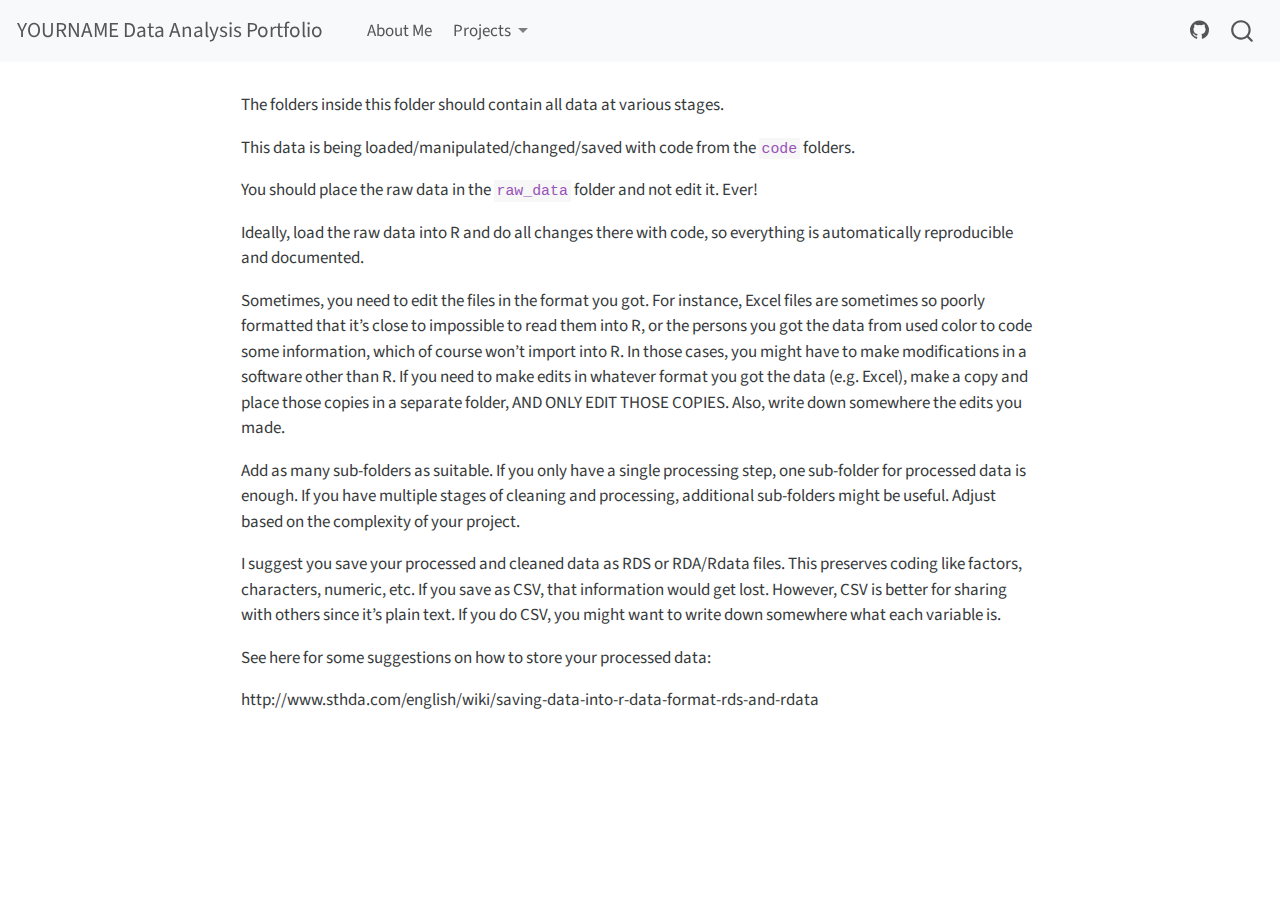
<file: docs/starter-analysis-exercise/data/readme.html>
<!DOCTYPE html>
<html xmlns="http://www.w3.org/1999/xhtml" lang="en" xml:lang="en"><head>

<meta charset="utf-8">
<meta name="generator" content="quarto-1.3.450">

<meta name="viewport" content="width=device-width, initial-scale=1.0, user-scalable=yes">


<title>YOURNAME Data Analysis Portfolio – readme</title>
<style>
code{white-space: pre-wrap;}
span.smallcaps{font-variant: small-caps;}
div.columns{display: flex; gap: min(4vw, 1.5em);}
div.column{flex: auto; overflow-x: auto;}
div.hanging-indent{margin-left: 1.5em; text-indent: -1.5em;}
ul.task-list{list-style: none;}
ul.task-list li input[type="checkbox"] {
  width: 0.8em;
  margin: 0 0.8em 0.2em -1em; /* quarto-specific, see https://github.com/quarto-dev/quarto-cli/issues/4556 */ 
  vertical-align: middle;
}
</style>


<script src="../../site_libs/quarto-nav/quarto-nav.js"></script>
<script src="../../site_libs/quarto-nav/headroom.min.js"></script>
<script src="../../site_libs/clipboard/clipboard.min.js"></script>
<script src="../../site_libs/quarto-search/autocomplete.umd.js"></script>
<script src="../../site_libs/quarto-search/fuse.min.js"></script>
<script src="../../site_libs/quarto-search/quarto-search.js"></script>
<meta name="quarto:offset" content="../../">
<script src="../../site_libs/quarto-html/quarto.js"></script>
<script src="../../site_libs/quarto-html/popper.min.js"></script>
<script src="../../site_libs/quarto-html/tippy.umd.min.js"></script>
<script src="../../site_libs/quarto-html/anchor.min.js"></script>
<link href="../../site_libs/quarto-html/tippy.css" rel="stylesheet">
<link href="../../site_libs/quarto-html/quarto-syntax-highlighting.css" rel="stylesheet" id="quarto-text-highlighting-styles">
<script src="../../site_libs/bootstrap/bootstrap.min.js"></script>
<link href="../../site_libs/bootstrap/bootstrap-icons.css" rel="stylesheet">
<link href="../../site_libs/bootstrap/bootstrap.min.css" rel="stylesheet" id="quarto-bootstrap" data-mode="light">
<script id="quarto-search-options" type="application/json">{
  "location": "navbar",
  "copy-button": false,
  "collapse-after": 3,
  "panel-placement": "end",
  "type": "overlay",
  "limit": 20,
  "language": {
    "search-no-results-text": "No results",
    "search-matching-documents-text": "matching documents",
    "search-copy-link-title": "Copy link to search",
    "search-hide-matches-text": "Hide additional matches",
    "search-more-match-text": "more match in this document",
    "search-more-matches-text": "more matches in this document",
    "search-clear-button-title": "Clear",
    "search-detached-cancel-button-title": "Cancel",
    "search-submit-button-title": "Submit",
    "search-label": "Search"
  }
}</script>


<link rel="stylesheet" href="../../styles.css">
</head>

<body class="nav-fixed fullcontent">

<div id="quarto-search-results"></div>
  <header id="quarto-header" class="headroom fixed-top">
    <nav class="navbar navbar-expand-lg navbar-dark ">
      <div class="navbar-container container-fluid">
      <div class="navbar-brand-container">
    <a class="navbar-brand" href="../../index.html">
    <span class="navbar-title">YOURNAME Data Analysis Portfolio</span>
    </a>
  </div>
            <div id="quarto-search" class="" title="Search"></div>
          <button class="navbar-toggler" type="button" data-bs-toggle="collapse" data-bs-target="#navbarCollapse" aria-controls="navbarCollapse" aria-expanded="false" aria-label="Toggle navigation" onclick="if (window.quartoToggleHeadroom) { window.quartoToggleHeadroom(); }">
  <span class="navbar-toggler-icon"></span>
</button>
          <div class="collapse navbar-collapse" id="navbarCollapse">
            <ul class="navbar-nav navbar-nav-scroll me-auto">
  <li class="nav-item">
    <a class="nav-link" href="../../aboutme.html" rel="" target="">
 <span class="menu-text">About Me</span></a>
  </li>  
  <li class="nav-item dropdown ">
    <a class="nav-link dropdown-toggle" href="#" id="nav-menu-projects" role="button" data-bs-toggle="dropdown" aria-expanded="false" rel="" target="">
 <span class="menu-text">Projects</span>
    </a>
    <ul class="dropdown-menu" aria-labelledby="nav-menu-projects">    
        <li>
    <a class="dropdown-item" href="../../starter-analysis-exercise/products/report/starter-analysis-report.html" rel="" target="">
 <span class="dropdown-text">Starter Analysis Exercise</span></a>
  </li>  
        <li>
    <a class="dropdown-item" href="../../coding-exercise/coding-exercise.html" rel="" target="">
 <span class="dropdown-text">R Coding Exercise</span></a>
  </li>  
        <li>
    <a class="dropdown-item" href="../../presentation-exercise/presentation-exercise.html" rel="" target="">
 <span class="dropdown-text">Presentation Exercise</span></a>
  </li>  
        <li>
    <a class="dropdown-item" href="../../tidytuesday-exercise/tidytuesday-exercise.html" rel="" target="">
 <span class="dropdown-text">Tidy Tuesday Exercise</span></a>
  </li>  
    </ul>
  </li>
</ul>
            <ul class="navbar-nav navbar-nav-scroll ms-auto">
  <li class="nav-item compact">
    <a class="nav-link" href="../../URL-TO-THIS-REPOSITORY-HERE" rel="" target=""><i class="bi bi-github" role="img">
</i> 
 <span class="menu-text"></span></a>
  </li>  
</ul>
            <div class="quarto-navbar-tools">
</div>
          </div> <!-- /navcollapse -->
      </div> <!-- /container-fluid -->
    </nav>
</header>
<!-- content -->
<div id="quarto-content" class="quarto-container page-columns page-rows-contents page-layout-article page-navbar">
<!-- sidebar -->
<!-- margin-sidebar -->
    
<!-- main -->
<main class="content" id="quarto-document-content">



<p>The folders inside this folder should contain all data at various stages.</p>
<p>This data is being loaded/manipulated/changed/saved with code from the <code>code</code> folders.</p>
<p>You should place the raw data in the <code>raw_data</code> folder and not edit it. Ever!</p>
<p>Ideally, load the raw data into R and do all changes there with code, so everything is automatically reproducible and documented.</p>
<p>Sometimes, you need to edit the files in the format you got. For instance, Excel files are sometimes so poorly formatted that it’s close to impossible to read them into R, or the persons you got the data from used color to code some information, which of course won’t import into R. In those cases, you might have to make modifications in a software other than R. If you need to make edits in whatever format you got the data (e.g.&nbsp;Excel), make a copy and place those copies in a separate folder, AND ONLY EDIT THOSE COPIES. Also, write down somewhere the edits you made.</p>
<p>Add as many sub-folders as suitable. If you only have a single processing step, one sub-folder for processed data is enough. If you have multiple stages of cleaning and processing, additional sub-folders might be useful. Adjust based on the complexity of your project.</p>
<p>I suggest you save your processed and cleaned data as RDS or RDA/Rdata files. This preserves coding like factors, characters, numeric, etc. If you save as CSV, that information would get lost. However, CSV is better for sharing with others since it’s plain text. If you do CSV, you might want to write down somewhere what each variable is.</p>
<p>See here for some suggestions on how to store your processed data:</p>
<p>http://www.sthda.com/english/wiki/saving-data-into-r-data-format-rds-and-rdata</p>



</main> <!-- /main -->
<script id="quarto-html-after-body" type="application/javascript">
window.document.addEventListener("DOMContentLoaded", function (event) {
  const toggleBodyColorMode = (bsSheetEl) => {
    const mode = bsSheetEl.getAttribute("data-mode");
    const bodyEl = window.document.querySelector("body");
    if (mode === "dark") {
      bodyEl.classList.add("quarto-dark");
      bodyEl.classList.remove("quarto-light");
    } else {
      bodyEl.classList.add("quarto-light");
      bodyEl.classList.remove("quarto-dark");
    }
  }
  const toggleBodyColorPrimary = () => {
    const bsSheetEl = window.document.querySelector("link#quarto-bootstrap");
    if (bsSheetEl) {
      toggleBodyColorMode(bsSheetEl);
    }
  }
  toggleBodyColorPrimary();  
  const icon = "";
  const anchorJS = new window.AnchorJS();
  anchorJS.options = {
    placement: 'right',
    icon: icon
  };
  anchorJS.add('.anchored');
  const isCodeAnnotation = (el) => {
    for (const clz of el.classList) {
      if (clz.startsWith('code-annotation-')) {                     
        return true;
      }
    }
    return false;
  }
  const clipboard = new window.ClipboardJS('.code-copy-button', {
    text: function(trigger) {
      const codeEl = trigger.previousElementSibling.cloneNode(true);
      for (const childEl of codeEl.children) {
        if (isCodeAnnotation(childEl)) {
          childEl.remove();
        }
      }
      return codeEl.innerText;
    }
  });
  clipboard.on('success', function(e) {
    // button target
    const button = e.trigger;
    // don't keep focus
    button.blur();
    // flash "checked"
    button.classList.add('code-copy-button-checked');
    var currentTitle = button.getAttribute("title");
    button.setAttribute("title", "Copied!");
    let tooltip;
    if (window.bootstrap) {
      button.setAttribute("data-bs-toggle", "tooltip");
      button.setAttribute("data-bs-placement", "left");
      button.setAttribute("data-bs-title", "Copied!");
      tooltip = new bootstrap.Tooltip(button, 
        { trigger: "manual", 
          customClass: "code-copy-button-tooltip",
          offset: [0, -8]});
      tooltip.show();    
    }
    setTimeout(function() {
      if (tooltip) {
        tooltip.hide();
        button.removeAttribute("data-bs-title");
        button.removeAttribute("data-bs-toggle");
        button.removeAttribute("data-bs-placement");
      }
      button.setAttribute("title", currentTitle);
      button.classList.remove('code-copy-button-checked');
    }, 1000);
    // clear code selection
    e.clearSelection();
  });
  function tippyHover(el, contentFn) {
    const config = {
      allowHTML: true,
      content: contentFn,
      maxWidth: 500,
      delay: 100,
      arrow: false,
      appendTo: function(el) {
          return el.parentElement;
      },
      interactive: true,
      interactiveBorder: 10,
      theme: 'quarto',
      placement: 'bottom-start'
    };
    window.tippy(el, config); 
  }
  const noterefs = window.document.querySelectorAll('a[role="doc-noteref"]');
  for (var i=0; i<noterefs.length; i++) {
    const ref = noterefs[i];
    tippyHover(ref, function() {
      // use id or data attribute instead here
      let href = ref.getAttribute('data-footnote-href') || ref.getAttribute('href');
      try { href = new URL(href).hash; } catch {}
      const id = href.replace(/^#\/?/, "");
      const note = window.document.getElementById(id);
      return note.innerHTML;
    });
  }
      let selectedAnnoteEl;
      const selectorForAnnotation = ( cell, annotation) => {
        let cellAttr = 'data-code-cell="' + cell + '"';
        let lineAttr = 'data-code-annotation="' +  annotation + '"';
        const selector = 'span[' + cellAttr + '][' + lineAttr + ']';
        return selector;
      }
      const selectCodeLines = (annoteEl) => {
        const doc = window.document;
        const targetCell = annoteEl.getAttribute("data-target-cell");
        const targetAnnotation = annoteEl.getAttribute("data-target-annotation");
        const annoteSpan = window.document.querySelector(selectorForAnnotation(targetCell, targetAnnotation));
        const lines = annoteSpan.getAttribute("data-code-lines").split(",");
        const lineIds = lines.map((line) => {
          return targetCell + "-" + line;
        })
        let top = null;
        let height = null;
        let parent = null;
        if (lineIds.length > 0) {
            //compute the position of the single el (top and bottom and make a div)
            const el = window.document.getElementById(lineIds[0]);
            top = el.offsetTop;
            height = el.offsetHeight;
            parent = el.parentElement.parentElement;
          if (lineIds.length > 1) {
            const lastEl = window.document.getElementById(lineIds[lineIds.length - 1]);
            const bottom = lastEl.offsetTop + lastEl.offsetHeight;
            height = bottom - top;
          }
          if (top !== null && height !== null && parent !== null) {
            // cook up a div (if necessary) and position it 
            let div = window.document.getElementById("code-annotation-line-highlight");
            if (div === null) {
              div = window.document.createElement("div");
              div.setAttribute("id", "code-annotation-line-highlight");
              div.style.position = 'absolute';
              parent.appendChild(div);
            }
            div.style.top = top - 2 + "px";
            div.style.height = height + 4 + "px";
            let gutterDiv = window.document.getElementById("code-annotation-line-highlight-gutter");
            if (gutterDiv === null) {
              gutterDiv = window.document.createElement("div");
              gutterDiv.setAttribute("id", "code-annotation-line-highlight-gutter");
              gutterDiv.style.position = 'absolute';
              const codeCell = window.document.getElementById(targetCell);
              const gutter = codeCell.querySelector('.code-annotation-gutter');
              gutter.appendChild(gutterDiv);
            }
            gutterDiv.style.top = top - 2 + "px";
            gutterDiv.style.height = height + 4 + "px";
          }
          selectedAnnoteEl = annoteEl;
        }
      };
      const unselectCodeLines = () => {
        const elementsIds = ["code-annotation-line-highlight", "code-annotation-line-highlight-gutter"];
        elementsIds.forEach((elId) => {
          const div = window.document.getElementById(elId);
          if (div) {
            div.remove();
          }
        });
        selectedAnnoteEl = undefined;
      };
      // Attach click handler to the DT
      const annoteDls = window.document.querySelectorAll('dt[data-target-cell]');
      for (const annoteDlNode of annoteDls) {
        annoteDlNode.addEventListener('click', (event) => {
          const clickedEl = event.target;
          if (clickedEl !== selectedAnnoteEl) {
            unselectCodeLines();
            const activeEl = window.document.querySelector('dt[data-target-cell].code-annotation-active');
            if (activeEl) {
              activeEl.classList.remove('code-annotation-active');
            }
            selectCodeLines(clickedEl);
            clickedEl.classList.add('code-annotation-active');
          } else {
            // Unselect the line
            unselectCodeLines();
            clickedEl.classList.remove('code-annotation-active');
          }
        });
      }
  const findCites = (el) => {
    const parentEl = el.parentElement;
    if (parentEl) {
      const cites = parentEl.dataset.cites;
      if (cites) {
        return {
          el,
          cites: cites.split(' ')
        };
      } else {
        return findCites(el.parentElement)
      }
    } else {
      return undefined;
    }
  };
  var bibliorefs = window.document.querySelectorAll('a[role="doc-biblioref"]');
  for (var i=0; i<bibliorefs.length; i++) {
    const ref = bibliorefs[i];
    const citeInfo = findCites(ref);
    if (citeInfo) {
      tippyHover(citeInfo.el, function() {
        var popup = window.document.createElement('div');
        citeInfo.cites.forEach(function(cite) {
          var citeDiv = window.document.createElement('div');
          citeDiv.classList.add('hanging-indent');
          citeDiv.classList.add('csl-entry');
          var biblioDiv = window.document.getElementById('ref-' + cite);
          if (biblioDiv) {
            citeDiv.innerHTML = biblioDiv.innerHTML;
          }
          popup.appendChild(citeDiv);
        });
        return popup.innerHTML;
      });
    }
  }
});
</script>
</div> <!-- /content -->



</body></html>
</file>
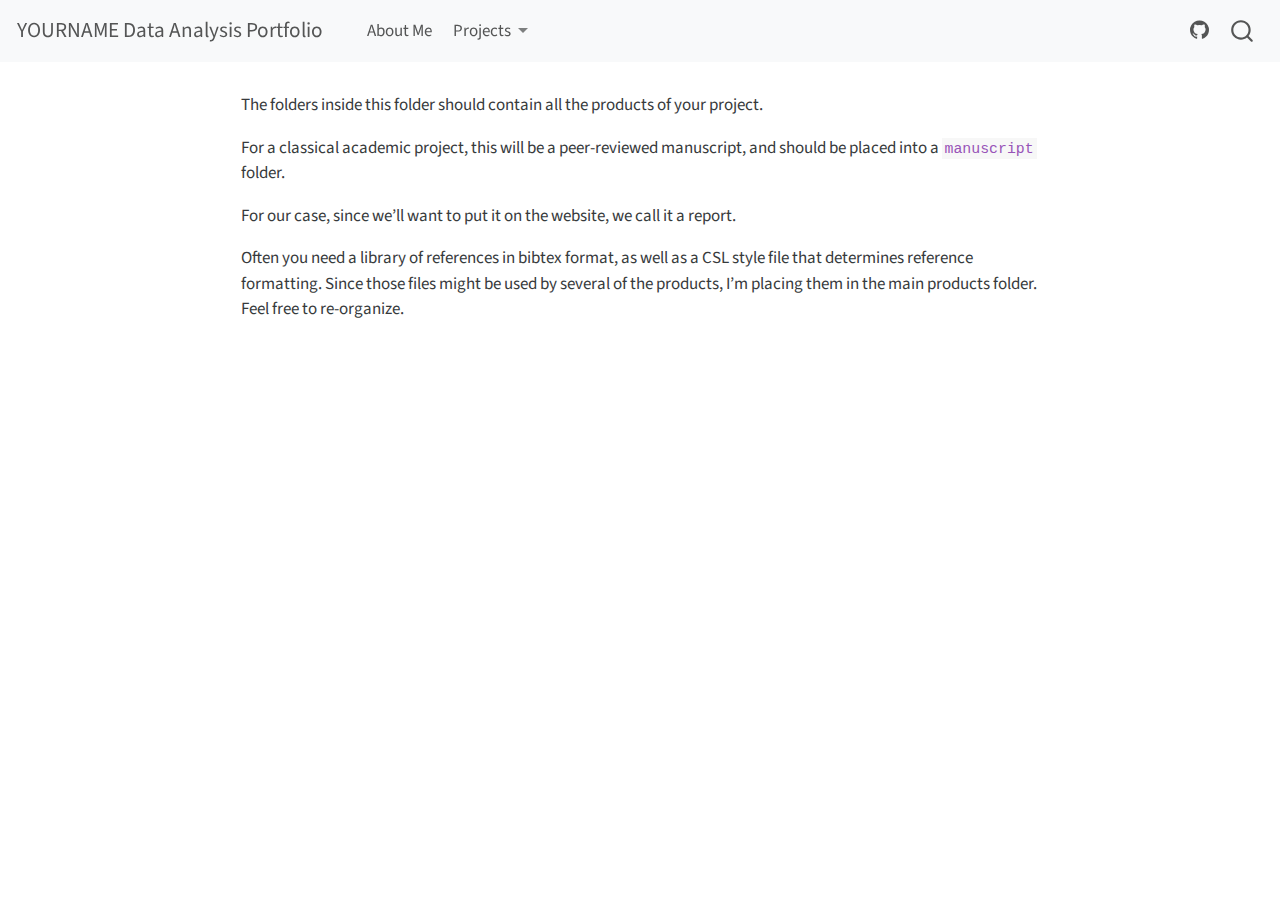
<file: docs/starter-analysis-exercise/products/readme.html>
<!DOCTYPE html>
<html xmlns="http://www.w3.org/1999/xhtml" lang="en" xml:lang="en"><head>

<meta charset="utf-8">
<meta name="generator" content="quarto-1.3.450">

<meta name="viewport" content="width=device-width, initial-scale=1.0, user-scalable=yes">


<title>YOURNAME Data Analysis Portfolio – readme</title>
<style>
code{white-space: pre-wrap;}
span.smallcaps{font-variant: small-caps;}
div.columns{display: flex; gap: min(4vw, 1.5em);}
div.column{flex: auto; overflow-x: auto;}
div.hanging-indent{margin-left: 1.5em; text-indent: -1.5em;}
ul.task-list{list-style: none;}
ul.task-list li input[type="checkbox"] {
  width: 0.8em;
  margin: 0 0.8em 0.2em -1em; /* quarto-specific, see https://github.com/quarto-dev/quarto-cli/issues/4556 */ 
  vertical-align: middle;
}
</style>


<script src="../../site_libs/quarto-nav/quarto-nav.js"></script>
<script src="../../site_libs/quarto-nav/headroom.min.js"></script>
<script src="../../site_libs/clipboard/clipboard.min.js"></script>
<script src="../../site_libs/quarto-search/autocomplete.umd.js"></script>
<script src="../../site_libs/quarto-search/fuse.min.js"></script>
<script src="../../site_libs/quarto-search/quarto-search.js"></script>
<meta name="quarto:offset" content="../../">
<script src="../../site_libs/quarto-html/quarto.js"></script>
<script src="../../site_libs/quarto-html/popper.min.js"></script>
<script src="../../site_libs/quarto-html/tippy.umd.min.js"></script>
<script src="../../site_libs/quarto-html/anchor.min.js"></script>
<link href="../../site_libs/quarto-html/tippy.css" rel="stylesheet">
<link href="../../site_libs/quarto-html/quarto-syntax-highlighting.css" rel="stylesheet" id="quarto-text-highlighting-styles">
<script src="../../site_libs/bootstrap/bootstrap.min.js"></script>
<link href="../../site_libs/bootstrap/bootstrap-icons.css" rel="stylesheet">
<link href="../../site_libs/bootstrap/bootstrap.min.css" rel="stylesheet" id="quarto-bootstrap" data-mode="light">
<script id="quarto-search-options" type="application/json">{
  "location": "navbar",
  "copy-button": false,
  "collapse-after": 3,
  "panel-placement": "end",
  "type": "overlay",
  "limit": 20,
  "language": {
    "search-no-results-text": "No results",
    "search-matching-documents-text": "matching documents",
    "search-copy-link-title": "Copy link to search",
    "search-hide-matches-text": "Hide additional matches",
    "search-more-match-text": "more match in this document",
    "search-more-matches-text": "more matches in this document",
    "search-clear-button-title": "Clear",
    "search-detached-cancel-button-title": "Cancel",
    "search-submit-button-title": "Submit",
    "search-label": "Search"
  }
}</script>


<link rel="stylesheet" href="../../styles.css">
</head>

<body class="nav-fixed fullcontent">

<div id="quarto-search-results"></div>
  <header id="quarto-header" class="headroom fixed-top">
    <nav class="navbar navbar-expand-lg navbar-dark ">
      <div class="navbar-container container-fluid">
      <div class="navbar-brand-container">
    <a class="navbar-brand" href="../../index.html">
    <span class="navbar-title">YOURNAME Data Analysis Portfolio</span>
    </a>
  </div>
            <div id="quarto-search" class="" title="Search"></div>
          <button class="navbar-toggler" type="button" data-bs-toggle="collapse" data-bs-target="#navbarCollapse" aria-controls="navbarCollapse" aria-expanded="false" aria-label="Toggle navigation" onclick="if (window.quartoToggleHeadroom) { window.quartoToggleHeadroom(); }">
  <span class="navbar-toggler-icon"></span>
</button>
          <div class="collapse navbar-collapse" id="navbarCollapse">
            <ul class="navbar-nav navbar-nav-scroll me-auto">
  <li class="nav-item">
    <a class="nav-link" href="../../aboutme.html" rel="" target="">
 <span class="menu-text">About Me</span></a>
  </li>  
  <li class="nav-item dropdown ">
    <a class="nav-link dropdown-toggle" href="#" id="nav-menu-projects" role="button" data-bs-toggle="dropdown" aria-expanded="false" rel="" target="">
 <span class="menu-text">Projects</span>
    </a>
    <ul class="dropdown-menu" aria-labelledby="nav-menu-projects">    
        <li>
    <a class="dropdown-item" href="../../starter-analysis-exercise/products/report/starter-analysis-report.html" rel="" target="">
 <span class="dropdown-text">Starter Analysis Exercise</span></a>
  </li>  
        <li>
    <a class="dropdown-item" href="../../coding-exercise/coding-exercise.html" rel="" target="">
 <span class="dropdown-text">R Coding Exercise</span></a>
  </li>  
        <li>
    <a class="dropdown-item" href="../../presentation-exercise/presentation-exercise.html" rel="" target="">
 <span class="dropdown-text">Presentation Exercise</span></a>
  </li>  
        <li>
    <a class="dropdown-item" href="../../tidytuesday-exercise/tidytuesday-exercise.html" rel="" target="">
 <span class="dropdown-text">Tidy Tuesday Exercise</span></a>
  </li>  
    </ul>
  </li>
</ul>
            <ul class="navbar-nav navbar-nav-scroll ms-auto">
  <li class="nav-item compact">
    <a class="nav-link" href="../../URL-TO-THIS-REPOSITORY-HERE" rel="" target=""><i class="bi bi-github" role="img">
</i> 
 <span class="menu-text"></span></a>
  </li>  
</ul>
            <div class="quarto-navbar-tools">
</div>
          </div> <!-- /navcollapse -->
      </div> <!-- /container-fluid -->
    </nav>
</header>
<!-- content -->
<div id="quarto-content" class="quarto-container page-columns page-rows-contents page-layout-article page-navbar">
<!-- sidebar -->
<!-- margin-sidebar -->
    
<!-- main -->
<main class="content" id="quarto-document-content">



<p>The folders inside this folder should contain all the products of your project.</p>
<p>For a classical academic project, this will be a peer-reviewed manuscript, and should be placed into a <code>manuscript</code> folder.</p>
<p>For our case, since we’ll want to put it on the website, we call it a report.</p>
<p>Often you need a library of references in bibtex format, as well as a CSL style file that determines reference formatting. Since those files might be used by several of the products, I’m placing them in the main products folder. Feel free to re-organize.</p>



</main> <!-- /main -->
<script id="quarto-html-after-body" type="application/javascript">
window.document.addEventListener("DOMContentLoaded", function (event) {
  const toggleBodyColorMode = (bsSheetEl) => {
    const mode = bsSheetEl.getAttribute("data-mode");
    const bodyEl = window.document.querySelector("body");
    if (mode === "dark") {
      bodyEl.classList.add("quarto-dark");
      bodyEl.classList.remove("quarto-light");
    } else {
      bodyEl.classList.add("quarto-light");
      bodyEl.classList.remove("quarto-dark");
    }
  }
  const toggleBodyColorPrimary = () => {
    const bsSheetEl = window.document.querySelector("link#quarto-bootstrap");
    if (bsSheetEl) {
      toggleBodyColorMode(bsSheetEl);
    }
  }
  toggleBodyColorPrimary();  
  const icon = "";
  const anchorJS = new window.AnchorJS();
  anchorJS.options = {
    placement: 'right',
    icon: icon
  };
  anchorJS.add('.anchored');
  const isCodeAnnotation = (el) => {
    for (const clz of el.classList) {
      if (clz.startsWith('code-annotation-')) {                     
        return true;
      }
    }
    return false;
  }
  const clipboard = new window.ClipboardJS('.code-copy-button', {
    text: function(trigger) {
      const codeEl = trigger.previousElementSibling.cloneNode(true);
      for (const childEl of codeEl.children) {
        if (isCodeAnnotation(childEl)) {
          childEl.remove();
        }
      }
      return codeEl.innerText;
    }
  });
  clipboard.on('success', function(e) {
    // button target
    const button = e.trigger;
    // don't keep focus
    button.blur();
    // flash "checked"
    button.classList.add('code-copy-button-checked');
    var currentTitle = button.getAttribute("title");
    button.setAttribute("title", "Copied!");
    let tooltip;
    if (window.bootstrap) {
      button.setAttribute("data-bs-toggle", "tooltip");
      button.setAttribute("data-bs-placement", "left");
      button.setAttribute("data-bs-title", "Copied!");
      tooltip = new bootstrap.Tooltip(button, 
        { trigger: "manual", 
          customClass: "code-copy-button-tooltip",
          offset: [0, -8]});
      tooltip.show();    
    }
    setTimeout(function() {
      if (tooltip) {
        tooltip.hide();
        button.removeAttribute("data-bs-title");
        button.removeAttribute("data-bs-toggle");
        button.removeAttribute("data-bs-placement");
      }
      button.setAttribute("title", currentTitle);
      button.classList.remove('code-copy-button-checked');
    }, 1000);
    // clear code selection
    e.clearSelection();
  });
  function tippyHover(el, contentFn) {
    const config = {
      allowHTML: true,
      content: contentFn,
      maxWidth: 500,
      delay: 100,
      arrow: false,
      appendTo: function(el) {
          return el.parentElement;
      },
      interactive: true,
      interactiveBorder: 10,
      theme: 'quarto',
      placement: 'bottom-start'
    };
    window.tippy(el, config); 
  }
  const noterefs = window.document.querySelectorAll('a[role="doc-noteref"]');
  for (var i=0; i<noterefs.length; i++) {
    const ref = noterefs[i];
    tippyHover(ref, function() {
      // use id or data attribute instead here
      let href = ref.getAttribute('data-footnote-href') || ref.getAttribute('href');
      try { href = new URL(href).hash; } catch {}
      const id = href.replace(/^#\/?/, "");
      const note = window.document.getElementById(id);
      return note.innerHTML;
    });
  }
      let selectedAnnoteEl;
      const selectorForAnnotation = ( cell, annotation) => {
        let cellAttr = 'data-code-cell="' + cell + '"';
        let lineAttr = 'data-code-annotation="' +  annotation + '"';
        const selector = 'span[' + cellAttr + '][' + lineAttr + ']';
        return selector;
      }
      const selectCodeLines = (annoteEl) => {
        const doc = window.document;
        const targetCell = annoteEl.getAttribute("data-target-cell");
        const targetAnnotation = annoteEl.getAttribute("data-target-annotation");
        const annoteSpan = window.document.querySelector(selectorForAnnotation(targetCell, targetAnnotation));
        const lines = annoteSpan.getAttribute("data-code-lines").split(",");
        const lineIds = lines.map((line) => {
          return targetCell + "-" + line;
        })
        let top = null;
        let height = null;
        let parent = null;
        if (lineIds.length > 0) {
            //compute the position of the single el (top and bottom and make a div)
            const el = window.document.getElementById(lineIds[0]);
            top = el.offsetTop;
            height = el.offsetHeight;
            parent = el.parentElement.parentElement;
          if (lineIds.length > 1) {
            const lastEl = window.document.getElementById(lineIds[lineIds.length - 1]);
            const bottom = lastEl.offsetTop + lastEl.offsetHeight;
            height = bottom - top;
          }
          if (top !== null && height !== null && parent !== null) {
            // cook up a div (if necessary) and position it 
            let div = window.document.getElementById("code-annotation-line-highlight");
            if (div === null) {
              div = window.document.createElement("div");
              div.setAttribute("id", "code-annotation-line-highlight");
              div.style.position = 'absolute';
              parent.appendChild(div);
            }
            div.style.top = top - 2 + "px";
            div.style.height = height + 4 + "px";
            let gutterDiv = window.document.getElementById("code-annotation-line-highlight-gutter");
            if (gutterDiv === null) {
              gutterDiv = window.document.createElement("div");
              gutterDiv.setAttribute("id", "code-annotation-line-highlight-gutter");
              gutterDiv.style.position = 'absolute';
              const codeCell = window.document.getElementById(targetCell);
              const gutter = codeCell.querySelector('.code-annotation-gutter');
              gutter.appendChild(gutterDiv);
            }
            gutterDiv.style.top = top - 2 + "px";
            gutterDiv.style.height = height + 4 + "px";
          }
          selectedAnnoteEl = annoteEl;
        }
      };
      const unselectCodeLines = () => {
        const elementsIds = ["code-annotation-line-highlight", "code-annotation-line-highlight-gutter"];
        elementsIds.forEach((elId) => {
          const div = window.document.getElementById(elId);
          if (div) {
            div.remove();
          }
        });
        selectedAnnoteEl = undefined;
      };
      // Attach click handler to the DT
      const annoteDls = window.document.querySelectorAll('dt[data-target-cell]');
      for (const annoteDlNode of annoteDls) {
        annoteDlNode.addEventListener('click', (event) => {
          const clickedEl = event.target;
          if (clickedEl !== selectedAnnoteEl) {
            unselectCodeLines();
            const activeEl = window.document.querySelector('dt[data-target-cell].code-annotation-active');
            if (activeEl) {
              activeEl.classList.remove('code-annotation-active');
            }
            selectCodeLines(clickedEl);
            clickedEl.classList.add('code-annotation-active');
          } else {
            // Unselect the line
            unselectCodeLines();
            clickedEl.classList.remove('code-annotation-active');
          }
        });
      }
  const findCites = (el) => {
    const parentEl = el.parentElement;
    if (parentEl) {
      const cites = parentEl.dataset.cites;
      if (cites) {
        return {
          el,
          cites: cites.split(' ')
        };
      } else {
        return findCites(el.parentElement)
      }
    } else {
      return undefined;
    }
  };
  var bibliorefs = window.document.querySelectorAll('a[role="doc-biblioref"]');
  for (var i=0; i<bibliorefs.length; i++) {
    const ref = bibliorefs[i];
    const citeInfo = findCites(ref);
    if (citeInfo) {
      tippyHover(citeInfo.el, function() {
        var popup = window.document.createElement('div');
        citeInfo.cites.forEach(function(cite) {
          var citeDiv = window.document.createElement('div');
          citeDiv.classList.add('hanging-indent');
          citeDiv.classList.add('csl-entry');
          var biblioDiv = window.document.getElementById('ref-' + cite);
          if (biblioDiv) {
            citeDiv.innerHTML = biblioDiv.innerHTML;
          }
          popup.appendChild(citeDiv);
        });
        return popup.innerHTML;
      });
    }
  }
});
</script>
</div> <!-- /content -->



</body></html>
</file>
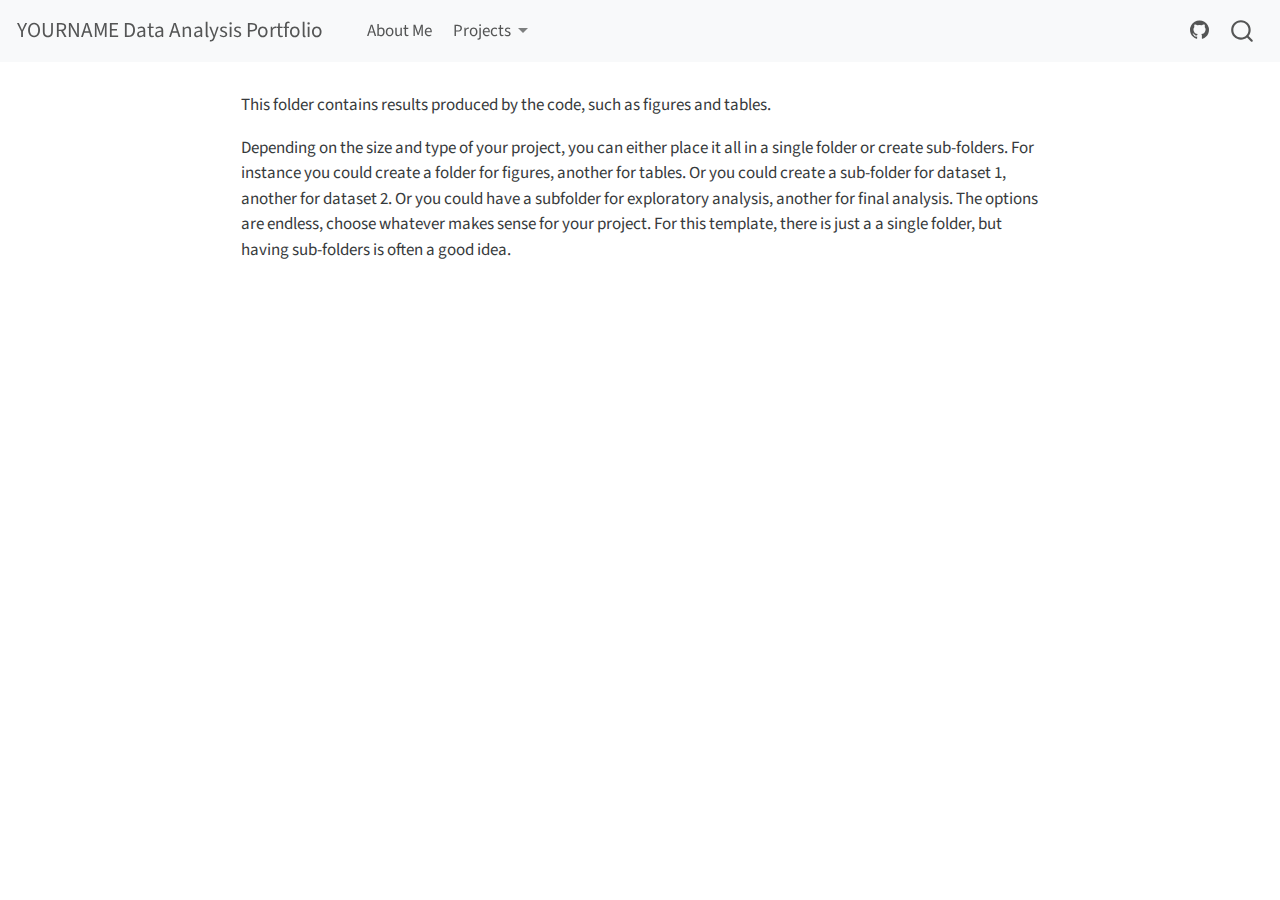
<file: docs/starter-analysis-exercise/results/readme.html>
<!DOCTYPE html>
<html xmlns="http://www.w3.org/1999/xhtml" lang="en" xml:lang="en"><head>

<meta charset="utf-8">
<meta name="generator" content="quarto-1.3.450">

<meta name="viewport" content="width=device-width, initial-scale=1.0, user-scalable=yes">


<title>YOURNAME Data Analysis Portfolio – readme</title>
<style>
code{white-space: pre-wrap;}
span.smallcaps{font-variant: small-caps;}
div.columns{display: flex; gap: min(4vw, 1.5em);}
div.column{flex: auto; overflow-x: auto;}
div.hanging-indent{margin-left: 1.5em; text-indent: -1.5em;}
ul.task-list{list-style: none;}
ul.task-list li input[type="checkbox"] {
  width: 0.8em;
  margin: 0 0.8em 0.2em -1em; /* quarto-specific, see https://github.com/quarto-dev/quarto-cli/issues/4556 */ 
  vertical-align: middle;
}
</style>


<script src="../../site_libs/quarto-nav/quarto-nav.js"></script>
<script src="../../site_libs/quarto-nav/headroom.min.js"></script>
<script src="../../site_libs/clipboard/clipboard.min.js"></script>
<script src="../../site_libs/quarto-search/autocomplete.umd.js"></script>
<script src="../../site_libs/quarto-search/fuse.min.js"></script>
<script src="../../site_libs/quarto-search/quarto-search.js"></script>
<meta name="quarto:offset" content="../../">
<script src="../../site_libs/quarto-html/quarto.js"></script>
<script src="../../site_libs/quarto-html/popper.min.js"></script>
<script src="../../site_libs/quarto-html/tippy.umd.min.js"></script>
<script src="../../site_libs/quarto-html/anchor.min.js"></script>
<link href="../../site_libs/quarto-html/tippy.css" rel="stylesheet">
<link href="../../site_libs/quarto-html/quarto-syntax-highlighting.css" rel="stylesheet" id="quarto-text-highlighting-styles">
<script src="../../site_libs/bootstrap/bootstrap.min.js"></script>
<link href="../../site_libs/bootstrap/bootstrap-icons.css" rel="stylesheet">
<link href="../../site_libs/bootstrap/bootstrap.min.css" rel="stylesheet" id="quarto-bootstrap" data-mode="light">
<script id="quarto-search-options" type="application/json">{
  "location": "navbar",
  "copy-button": false,
  "collapse-after": 3,
  "panel-placement": "end",
  "type": "overlay",
  "limit": 20,
  "language": {
    "search-no-results-text": "No results",
    "search-matching-documents-text": "matching documents",
    "search-copy-link-title": "Copy link to search",
    "search-hide-matches-text": "Hide additional matches",
    "search-more-match-text": "more match in this document",
    "search-more-matches-text": "more matches in this document",
    "search-clear-button-title": "Clear",
    "search-detached-cancel-button-title": "Cancel",
    "search-submit-button-title": "Submit",
    "search-label": "Search"
  }
}</script>


<link rel="stylesheet" href="../../styles.css">
</head>

<body class="nav-fixed fullcontent">

<div id="quarto-search-results"></div>
  <header id="quarto-header" class="headroom fixed-top">
    <nav class="navbar navbar-expand-lg navbar-dark ">
      <div class="navbar-container container-fluid">
      <div class="navbar-brand-container">
    <a class="navbar-brand" href="../../index.html">
    <span class="navbar-title">YOURNAME Data Analysis Portfolio</span>
    </a>
  </div>
            <div id="quarto-search" class="" title="Search"></div>
          <button class="navbar-toggler" type="button" data-bs-toggle="collapse" data-bs-target="#navbarCollapse" aria-controls="navbarCollapse" aria-expanded="false" aria-label="Toggle navigation" onclick="if (window.quartoToggleHeadroom) { window.quartoToggleHeadroom(); }">
  <span class="navbar-toggler-icon"></span>
</button>
          <div class="collapse navbar-collapse" id="navbarCollapse">
            <ul class="navbar-nav navbar-nav-scroll me-auto">
  <li class="nav-item">
    <a class="nav-link" href="../../aboutme.html" rel="" target="">
 <span class="menu-text">About Me</span></a>
  </li>  
  <li class="nav-item dropdown ">
    <a class="nav-link dropdown-toggle" href="#" id="nav-menu-projects" role="button" data-bs-toggle="dropdown" aria-expanded="false" rel="" target="">
 <span class="menu-text">Projects</span>
    </a>
    <ul class="dropdown-menu" aria-labelledby="nav-menu-projects">    
        <li>
    <a class="dropdown-item" href="../../starter-analysis-exercise/products/report/starter-analysis-report.html" rel="" target="">
 <span class="dropdown-text">Starter Analysis Exercise</span></a>
  </li>  
        <li>
    <a class="dropdown-item" href="../../coding-exercise/coding-exercise.html" rel="" target="">
 <span class="dropdown-text">R Coding Exercise</span></a>
  </li>  
        <li>
    <a class="dropdown-item" href="../../presentation-exercise/presentation-exercise.html" rel="" target="">
 <span class="dropdown-text">Presentation Exercise</span></a>
  </li>  
        <li>
    <a class="dropdown-item" href="../../tidytuesday-exercise/tidytuesday-exercise.html" rel="" target="">
 <span class="dropdown-text">Tidy Tuesday Exercise</span></a>
  </li>  
    </ul>
  </li>
</ul>
            <ul class="navbar-nav navbar-nav-scroll ms-auto">
  <li class="nav-item compact">
    <a class="nav-link" href="../../URL-TO-THIS-REPOSITORY-HERE" rel="" target=""><i class="bi bi-github" role="img">
</i> 
 <span class="menu-text"></span></a>
  </li>  
</ul>
            <div class="quarto-navbar-tools">
</div>
          </div> <!-- /navcollapse -->
      </div> <!-- /container-fluid -->
    </nav>
</header>
<!-- content -->
<div id="quarto-content" class="quarto-container page-columns page-rows-contents page-layout-article page-navbar">
<!-- sidebar -->
<!-- margin-sidebar -->
    
<!-- main -->
<main class="content" id="quarto-document-content">



<p>This folder contains results produced by the code, such as figures and tables.</p>
<p>Depending on the size and type of your project, you can either place it all in a single folder or create sub-folders. For instance you could create a folder for figures, another for tables. Or you could create a sub-folder for dataset 1, another for dataset 2. Or you could have a subfolder for exploratory analysis, another for final analysis. The options are endless, choose whatever makes sense for your project. For this template, there is just a a single folder, but having sub-folders is often a good idea.</p>



</main> <!-- /main -->
<script id="quarto-html-after-body" type="application/javascript">
window.document.addEventListener("DOMContentLoaded", function (event) {
  const toggleBodyColorMode = (bsSheetEl) => {
    const mode = bsSheetEl.getAttribute("data-mode");
    const bodyEl = window.document.querySelector("body");
    if (mode === "dark") {
      bodyEl.classList.add("quarto-dark");
      bodyEl.classList.remove("quarto-light");
    } else {
      bodyEl.classList.add("quarto-light");
      bodyEl.classList.remove("quarto-dark");
    }
  }
  const toggleBodyColorPrimary = () => {
    const bsSheetEl = window.document.querySelector("link#quarto-bootstrap");
    if (bsSheetEl) {
      toggleBodyColorMode(bsSheetEl);
    }
  }
  toggleBodyColorPrimary();  
  const icon = "";
  const anchorJS = new window.AnchorJS();
  anchorJS.options = {
    placement: 'right',
    icon: icon
  };
  anchorJS.add('.anchored');
  const isCodeAnnotation = (el) => {
    for (const clz of el.classList) {
      if (clz.startsWith('code-annotation-')) {                     
        return true;
      }
    }
    return false;
  }
  const clipboard = new window.ClipboardJS('.code-copy-button', {
    text: function(trigger) {
      const codeEl = trigger.previousElementSibling.cloneNode(true);
      for (const childEl of codeEl.children) {
        if (isCodeAnnotation(childEl)) {
          childEl.remove();
        }
      }
      return codeEl.innerText;
    }
  });
  clipboard.on('success', function(e) {
    // button target
    const button = e.trigger;
    // don't keep focus
    button.blur();
    // flash "checked"
    button.classList.add('code-copy-button-checked');
    var currentTitle = button.getAttribute("title");
    button.setAttribute("title", "Copied!");
    let tooltip;
    if (window.bootstrap) {
      button.setAttribute("data-bs-toggle", "tooltip");
      button.setAttribute("data-bs-placement", "left");
      button.setAttribute("data-bs-title", "Copied!");
      tooltip = new bootstrap.Tooltip(button, 
        { trigger: "manual", 
          customClass: "code-copy-button-tooltip",
          offset: [0, -8]});
      tooltip.show();    
    }
    setTimeout(function() {
      if (tooltip) {
        tooltip.hide();
        button.removeAttribute("data-bs-title");
        button.removeAttribute("data-bs-toggle");
        button.removeAttribute("data-bs-placement");
      }
      button.setAttribute("title", currentTitle);
      button.classList.remove('code-copy-button-checked');
    }, 1000);
    // clear code selection
    e.clearSelection();
  });
  function tippyHover(el, contentFn) {
    const config = {
      allowHTML: true,
      content: contentFn,
      maxWidth: 500,
      delay: 100,
      arrow: false,
      appendTo: function(el) {
          return el.parentElement;
      },
      interactive: true,
      interactiveBorder: 10,
      theme: 'quarto',
      placement: 'bottom-start'
    };
    window.tippy(el, config); 
  }
  const noterefs = window.document.querySelectorAll('a[role="doc-noteref"]');
  for (var i=0; i<noterefs.length; i++) {
    const ref = noterefs[i];
    tippyHover(ref, function() {
      // use id or data attribute instead here
      let href = ref.getAttribute('data-footnote-href') || ref.getAttribute('href');
      try { href = new URL(href).hash; } catch {}
      const id = href.replace(/^#\/?/, "");
      const note = window.document.getElementById(id);
      return note.innerHTML;
    });
  }
      let selectedAnnoteEl;
      const selectorForAnnotation = ( cell, annotation) => {
        let cellAttr = 'data-code-cell="' + cell + '"';
        let lineAttr = 'data-code-annotation="' +  annotation + '"';
        const selector = 'span[' + cellAttr + '][' + lineAttr + ']';
        return selector;
      }
      const selectCodeLines = (annoteEl) => {
        const doc = window.document;
        const targetCell = annoteEl.getAttribute("data-target-cell");
        const targetAnnotation = annoteEl.getAttribute("data-target-annotation");
        const annoteSpan = window.document.querySelector(selectorForAnnotation(targetCell, targetAnnotation));
        const lines = annoteSpan.getAttribute("data-code-lines").split(",");
        const lineIds = lines.map((line) => {
          return targetCell + "-" + line;
        })
        let top = null;
        let height = null;
        let parent = null;
        if (lineIds.length > 0) {
            //compute the position of the single el (top and bottom and make a div)
            const el = window.document.getElementById(lineIds[0]);
            top = el.offsetTop;
            height = el.offsetHeight;
            parent = el.parentElement.parentElement;
          if (lineIds.length > 1) {
            const lastEl = window.document.getElementById(lineIds[lineIds.length - 1]);
            const bottom = lastEl.offsetTop + lastEl.offsetHeight;
            height = bottom - top;
          }
          if (top !== null && height !== null && parent !== null) {
            // cook up a div (if necessary) and position it 
            let div = window.document.getElementById("code-annotation-line-highlight");
            if (div === null) {
              div = window.document.createElement("div");
              div.setAttribute("id", "code-annotation-line-highlight");
              div.style.position = 'absolute';
              parent.appendChild(div);
            }
            div.style.top = top - 2 + "px";
            div.style.height = height + 4 + "px";
            let gutterDiv = window.document.getElementById("code-annotation-line-highlight-gutter");
            if (gutterDiv === null) {
              gutterDiv = window.document.createElement("div");
              gutterDiv.setAttribute("id", "code-annotation-line-highlight-gutter");
              gutterDiv.style.position = 'absolute';
              const codeCell = window.document.getElementById(targetCell);
              const gutter = codeCell.querySelector('.code-annotation-gutter');
              gutter.appendChild(gutterDiv);
            }
            gutterDiv.style.top = top - 2 + "px";
            gutterDiv.style.height = height + 4 + "px";
          }
          selectedAnnoteEl = annoteEl;
        }
      };
      const unselectCodeLines = () => {
        const elementsIds = ["code-annotation-line-highlight", "code-annotation-line-highlight-gutter"];
        elementsIds.forEach((elId) => {
          const div = window.document.getElementById(elId);
          if (div) {
            div.remove();
          }
        });
        selectedAnnoteEl = undefined;
      };
      // Attach click handler to the DT
      const annoteDls = window.document.querySelectorAll('dt[data-target-cell]');
      for (const annoteDlNode of annoteDls) {
        annoteDlNode.addEventListener('click', (event) => {
          const clickedEl = event.target;
          if (clickedEl !== selectedAnnoteEl) {
            unselectCodeLines();
            const activeEl = window.document.querySelector('dt[data-target-cell].code-annotation-active');
            if (activeEl) {
              activeEl.classList.remove('code-annotation-active');
            }
            selectCodeLines(clickedEl);
            clickedEl.classList.add('code-annotation-active');
          } else {
            // Unselect the line
            unselectCodeLines();
            clickedEl.classList.remove('code-annotation-active');
          }
        });
      }
  const findCites = (el) => {
    const parentEl = el.parentElement;
    if (parentEl) {
      const cites = parentEl.dataset.cites;
      if (cites) {
        return {
          el,
          cites: cites.split(' ')
        };
      } else {
        return findCites(el.parentElement)
      }
    } else {
      return undefined;
    }
  };
  var bibliorefs = window.document.querySelectorAll('a[role="doc-biblioref"]');
  for (var i=0; i<bibliorefs.length; i++) {
    const ref = bibliorefs[i];
    const citeInfo = findCites(ref);
    if (citeInfo) {
      tippyHover(citeInfo.el, function() {
        var popup = window.document.createElement('div');
        citeInfo.cites.forEach(function(cite) {
          var citeDiv = window.document.createElement('div');
          citeDiv.classList.add('hanging-indent');
          citeDiv.classList.add('csl-entry');
          var biblioDiv = window.document.getElementById('ref-' + cite);
          if (biblioDiv) {
            citeDiv.innerHTML = biblioDiv.innerHTML;
          }
          popup.appendChild(citeDiv);
        });
        return popup.innerHTML;
      });
    }
  }
});
</script>
</div> <!-- /content -->



</body></html>
</file>
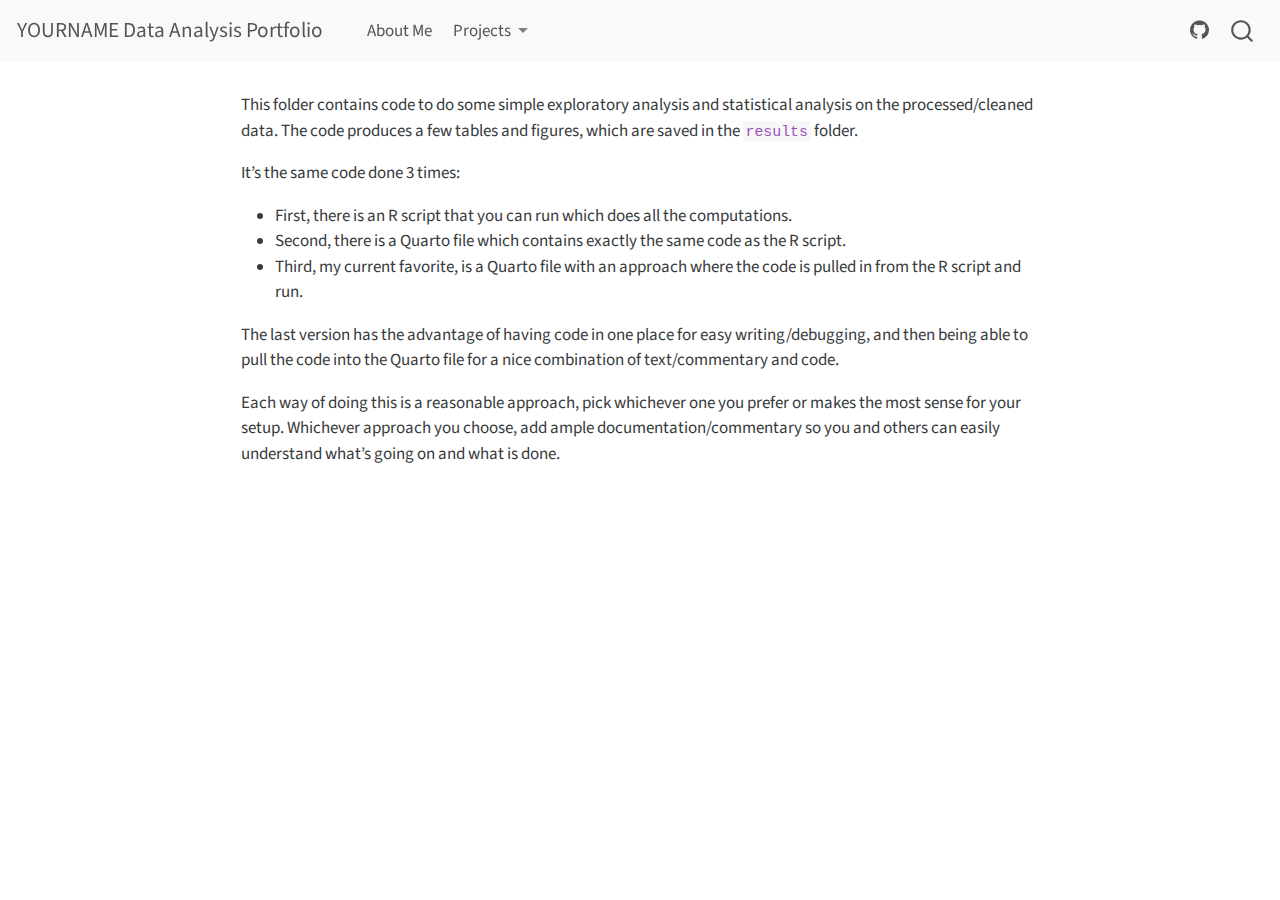
<file: docs/starter-analysis-exercise/code/analysis-code/readme.html>
<!DOCTYPE html>
<html xmlns="http://www.w3.org/1999/xhtml" lang="en" xml:lang="en"><head>

<meta charset="utf-8">
<meta name="generator" content="quarto-1.3.450">

<meta name="viewport" content="width=device-width, initial-scale=1.0, user-scalable=yes">


<title>YOURNAME Data Analysis Portfolio – readme</title>
<style>
code{white-space: pre-wrap;}
span.smallcaps{font-variant: small-caps;}
div.columns{display: flex; gap: min(4vw, 1.5em);}
div.column{flex: auto; overflow-x: auto;}
div.hanging-indent{margin-left: 1.5em; text-indent: -1.5em;}
ul.task-list{list-style: none;}
ul.task-list li input[type="checkbox"] {
  width: 0.8em;
  margin: 0 0.8em 0.2em -1em; /* quarto-specific, see https://github.com/quarto-dev/quarto-cli/issues/4556 */ 
  vertical-align: middle;
}
</style>


<script src="../../../site_libs/quarto-nav/quarto-nav.js"></script>
<script src="../../../site_libs/quarto-nav/headroom.min.js"></script>
<script src="../../../site_libs/clipboard/clipboard.min.js"></script>
<script src="../../../site_libs/quarto-search/autocomplete.umd.js"></script>
<script src="../../../site_libs/quarto-search/fuse.min.js"></script>
<script src="../../../site_libs/quarto-search/quarto-search.js"></script>
<meta name="quarto:offset" content="../../../">
<script src="../../../site_libs/quarto-html/quarto.js"></script>
<script src="../../../site_libs/quarto-html/popper.min.js"></script>
<script src="../../../site_libs/quarto-html/tippy.umd.min.js"></script>
<script src="../../../site_libs/quarto-html/anchor.min.js"></script>
<link href="../../../site_libs/quarto-html/tippy.css" rel="stylesheet">
<link href="../../../site_libs/quarto-html/quarto-syntax-highlighting.css" rel="stylesheet" id="quarto-text-highlighting-styles">
<script src="../../../site_libs/bootstrap/bootstrap.min.js"></script>
<link href="../../../site_libs/bootstrap/bootstrap-icons.css" rel="stylesheet">
<link href="../../../site_libs/bootstrap/bootstrap.min.css" rel="stylesheet" id="quarto-bootstrap" data-mode="light">
<script id="quarto-search-options" type="application/json">{
  "location": "navbar",
  "copy-button": false,
  "collapse-after": 3,
  "panel-placement": "end",
  "type": "overlay",
  "limit": 20,
  "language": {
    "search-no-results-text": "No results",
    "search-matching-documents-text": "matching documents",
    "search-copy-link-title": "Copy link to search",
    "search-hide-matches-text": "Hide additional matches",
    "search-more-match-text": "more match in this document",
    "search-more-matches-text": "more matches in this document",
    "search-clear-button-title": "Clear",
    "search-detached-cancel-button-title": "Cancel",
    "search-submit-button-title": "Submit",
    "search-label": "Search"
  }
}</script>


<link rel="stylesheet" href="../../../styles.css">
</head>

<body class="nav-fixed fullcontent">

<div id="quarto-search-results"></div>
  <header id="quarto-header" class="headroom fixed-top">
    <nav class="navbar navbar-expand-lg navbar-dark ">
      <div class="navbar-container container-fluid">
      <div class="navbar-brand-container">
    <a class="navbar-brand" href="../../../index.html">
    <span class="navbar-title">YOURNAME Data Analysis Portfolio</span>
    </a>
  </div>
            <div id="quarto-search" class="" title="Search"></div>
          <button class="navbar-toggler" type="button" data-bs-toggle="collapse" data-bs-target="#navbarCollapse" aria-controls="navbarCollapse" aria-expanded="false" aria-label="Toggle navigation" onclick="if (window.quartoToggleHeadroom) { window.quartoToggleHeadroom(); }">
  <span class="navbar-toggler-icon"></span>
</button>
          <div class="collapse navbar-collapse" id="navbarCollapse">
            <ul class="navbar-nav navbar-nav-scroll me-auto">
  <li class="nav-item">
    <a class="nav-link" href="../../../aboutme.html" rel="" target="">
 <span class="menu-text">About Me</span></a>
  </li>  
  <li class="nav-item dropdown ">
    <a class="nav-link dropdown-toggle" href="#" id="nav-menu-projects" role="button" data-bs-toggle="dropdown" aria-expanded="false" rel="" target="">
 <span class="menu-text">Projects</span>
    </a>
    <ul class="dropdown-menu" aria-labelledby="nav-menu-projects">    
        <li>
    <a class="dropdown-item" href="../../../starter-analysis-exercise/products/report/starter-analysis-report.html" rel="" target="">
 <span class="dropdown-text">Starter Analysis Exercise</span></a>
  </li>  
        <li>
    <a class="dropdown-item" href="../../../coding-exercise/coding-exercise.html" rel="" target="">
 <span class="dropdown-text">R Coding Exercise</span></a>
  </li>  
        <li>
    <a class="dropdown-item" href="../../../presentation-exercise/presentation-exercise.html" rel="" target="">
 <span class="dropdown-text">Presentation Exercise</span></a>
  </li>  
        <li>
    <a class="dropdown-item" href="../../../tidytuesday-exercise/tidytuesday-exercise.html" rel="" target="">
 <span class="dropdown-text">Tidy Tuesday Exercise</span></a>
  </li>  
    </ul>
  </li>
</ul>
            <ul class="navbar-nav navbar-nav-scroll ms-auto">
  <li class="nav-item compact">
    <a class="nav-link" href="../../../URL-TO-THIS-REPOSITORY-HERE" rel="" target=""><i class="bi bi-github" role="img">
</i> 
 <span class="menu-text"></span></a>
  </li>  
</ul>
            <div class="quarto-navbar-tools">
</div>
          </div> <!-- /navcollapse -->
      </div> <!-- /container-fluid -->
    </nav>
</header>
<!-- content -->
<div id="quarto-content" class="quarto-container page-columns page-rows-contents page-layout-article page-navbar">
<!-- sidebar -->
<!-- margin-sidebar -->
    
<!-- main -->
<main class="content" id="quarto-document-content">



<p>This folder contains code to do some simple exploratory analysis and statistical analysis on the processed/cleaned data. The code produces a few tables and figures, which are saved in the <code>results</code> folder.</p>
<p>It’s the same code done 3 times:</p>
<ul>
<li>First, there is an R script that you can run which does all the computations.</li>
<li>Second, there is a Quarto file which contains exactly the same code as the R script.</li>
<li>Third, my current favorite, is a Quarto file with an approach where the code is pulled in from the R script and run.</li>
</ul>
<p>The last version has the advantage of having code in one place for easy writing/debugging, and then being able to pull the code into the Quarto file for a nice combination of text/commentary and code.</p>
<p>Each way of doing this is a reasonable approach, pick whichever one you prefer or makes the most sense for your setup. Whichever approach you choose, add ample documentation/commentary so you and others can easily understand what’s going on and what is done.</p>



</main> <!-- /main -->
<script id="quarto-html-after-body" type="application/javascript">
window.document.addEventListener("DOMContentLoaded", function (event) {
  const toggleBodyColorMode = (bsSheetEl) => {
    const mode = bsSheetEl.getAttribute("data-mode");
    const bodyEl = window.document.querySelector("body");
    if (mode === "dark") {
      bodyEl.classList.add("quarto-dark");
      bodyEl.classList.remove("quarto-light");
    } else {
      bodyEl.classList.add("quarto-light");
      bodyEl.classList.remove("quarto-dark");
    }
  }
  const toggleBodyColorPrimary = () => {
    const bsSheetEl = window.document.querySelector("link#quarto-bootstrap");
    if (bsSheetEl) {
      toggleBodyColorMode(bsSheetEl);
    }
  }
  toggleBodyColorPrimary();  
  const icon = "";
  const anchorJS = new window.AnchorJS();
  anchorJS.options = {
    placement: 'right',
    icon: icon
  };
  anchorJS.add('.anchored');
  const isCodeAnnotation = (el) => {
    for (const clz of el.classList) {
      if (clz.startsWith('code-annotation-')) {                     
        return true;
      }
    }
    return false;
  }
  const clipboard = new window.ClipboardJS('.code-copy-button', {
    text: function(trigger) {
      const codeEl = trigger.previousElementSibling.cloneNode(true);
      for (const childEl of codeEl.children) {
        if (isCodeAnnotation(childEl)) {
          childEl.remove();
        }
      }
      return codeEl.innerText;
    }
  });
  clipboard.on('success', function(e) {
    // button target
    const button = e.trigger;
    // don't keep focus
    button.blur();
    // flash "checked"
    button.classList.add('code-copy-button-checked');
    var currentTitle = button.getAttribute("title");
    button.setAttribute("title", "Copied!");
    let tooltip;
    if (window.bootstrap) {
      button.setAttribute("data-bs-toggle", "tooltip");
      button.setAttribute("data-bs-placement", "left");
      button.setAttribute("data-bs-title", "Copied!");
      tooltip = new bootstrap.Tooltip(button, 
        { trigger: "manual", 
          customClass: "code-copy-button-tooltip",
          offset: [0, -8]});
      tooltip.show();    
    }
    setTimeout(function() {
      if (tooltip) {
        tooltip.hide();
        button.removeAttribute("data-bs-title");
        button.removeAttribute("data-bs-toggle");
        button.removeAttribute("data-bs-placement");
      }
      button.setAttribute("title", currentTitle);
      button.classList.remove('code-copy-button-checked');
    }, 1000);
    // clear code selection
    e.clearSelection();
  });
  function tippyHover(el, contentFn) {
    const config = {
      allowHTML: true,
      content: contentFn,
      maxWidth: 500,
      delay: 100,
      arrow: false,
      appendTo: function(el) {
          return el.parentElement;
      },
      interactive: true,
      interactiveBorder: 10,
      theme: 'quarto',
      placement: 'bottom-start'
    };
    window.tippy(el, config); 
  }
  const noterefs = window.document.querySelectorAll('a[role="doc-noteref"]');
  for (var i=0; i<noterefs.length; i++) {
    const ref = noterefs[i];
    tippyHover(ref, function() {
      // use id or data attribute instead here
      let href = ref.getAttribute('data-footnote-href') || ref.getAttribute('href');
      try { href = new URL(href).hash; } catch {}
      const id = href.replace(/^#\/?/, "");
      const note = window.document.getElementById(id);
      return note.innerHTML;
    });
  }
      let selectedAnnoteEl;
      const selectorForAnnotation = ( cell, annotation) => {
        let cellAttr = 'data-code-cell="' + cell + '"';
        let lineAttr = 'data-code-annotation="' +  annotation + '"';
        const selector = 'span[' + cellAttr + '][' + lineAttr + ']';
        return selector;
      }
      const selectCodeLines = (annoteEl) => {
        const doc = window.document;
        const targetCell = annoteEl.getAttribute("data-target-cell");
        const targetAnnotation = annoteEl.getAttribute("data-target-annotation");
        const annoteSpan = window.document.querySelector(selectorForAnnotation(targetCell, targetAnnotation));
        const lines = annoteSpan.getAttribute("data-code-lines").split(",");
        const lineIds = lines.map((line) => {
          return targetCell + "-" + line;
        })
        let top = null;
        let height = null;
        let parent = null;
        if (lineIds.length > 0) {
            //compute the position of the single el (top and bottom and make a div)
            const el = window.document.getElementById(lineIds[0]);
            top = el.offsetTop;
            height = el.offsetHeight;
            parent = el.parentElement.parentElement;
          if (lineIds.length > 1) {
            const lastEl = window.document.getElementById(lineIds[lineIds.length - 1]);
            const bottom = lastEl.offsetTop + lastEl.offsetHeight;
            height = bottom - top;
          }
          if (top !== null && height !== null && parent !== null) {
            // cook up a div (if necessary) and position it 
            let div = window.document.getElementById("code-annotation-line-highlight");
            if (div === null) {
              div = window.document.createElement("div");
              div.setAttribute("id", "code-annotation-line-highlight");
              div.style.position = 'absolute';
              parent.appendChild(div);
            }
            div.style.top = top - 2 + "px";
            div.style.height = height + 4 + "px";
            let gutterDiv = window.document.getElementById("code-annotation-line-highlight-gutter");
            if (gutterDiv === null) {
              gutterDiv = window.document.createElement("div");
              gutterDiv.setAttribute("id", "code-annotation-line-highlight-gutter");
              gutterDiv.style.position = 'absolute';
              const codeCell = window.document.getElementById(targetCell);
              const gutter = codeCell.querySelector('.code-annotation-gutter');
              gutter.appendChild(gutterDiv);
            }
            gutterDiv.style.top = top - 2 + "px";
            gutterDiv.style.height = height + 4 + "px";
          }
          selectedAnnoteEl = annoteEl;
        }
      };
      const unselectCodeLines = () => {
        const elementsIds = ["code-annotation-line-highlight", "code-annotation-line-highlight-gutter"];
        elementsIds.forEach((elId) => {
          const div = window.document.getElementById(elId);
          if (div) {
            div.remove();
          }
        });
        selectedAnnoteEl = undefined;
      };
      // Attach click handler to the DT
      const annoteDls = window.document.querySelectorAll('dt[data-target-cell]');
      for (const annoteDlNode of annoteDls) {
        annoteDlNode.addEventListener('click', (event) => {
          const clickedEl = event.target;
          if (clickedEl !== selectedAnnoteEl) {
            unselectCodeLines();
            const activeEl = window.document.querySelector('dt[data-target-cell].code-annotation-active');
            if (activeEl) {
              activeEl.classList.remove('code-annotation-active');
            }
            selectCodeLines(clickedEl);
            clickedEl.classList.add('code-annotation-active');
          } else {
            // Unselect the line
            unselectCodeLines();
            clickedEl.classList.remove('code-annotation-active');
          }
        });
      }
  const findCites = (el) => {
    const parentEl = el.parentElement;
    if (parentEl) {
      const cites = parentEl.dataset.cites;
      if (cites) {
        return {
          el,
          cites: cites.split(' ')
        };
      } else {
        return findCites(el.parentElement)
      }
    } else {
      return undefined;
    }
  };
  var bibliorefs = window.document.querySelectorAll('a[role="doc-biblioref"]');
  for (var i=0; i<bibliorefs.length; i++) {
    const ref = bibliorefs[i];
    const citeInfo = findCites(ref);
    if (citeInfo) {
      tippyHover(citeInfo.el, function() {
        var popup = window.document.createElement('div');
        citeInfo.cites.forEach(function(cite) {
          var citeDiv = window.document.createElement('div');
          citeDiv.classList.add('hanging-indent');
          citeDiv.classList.add('csl-entry');
          var biblioDiv = window.document.getElementById('ref-' + cite);
          if (biblioDiv) {
            citeDiv.innerHTML = biblioDiv.innerHTML;
          }
          popup.appendChild(citeDiv);
        });
        return popup.innerHTML;
      });
    }
  }
});
</script>
</div> <!-- /content -->



</body></html>
</file>
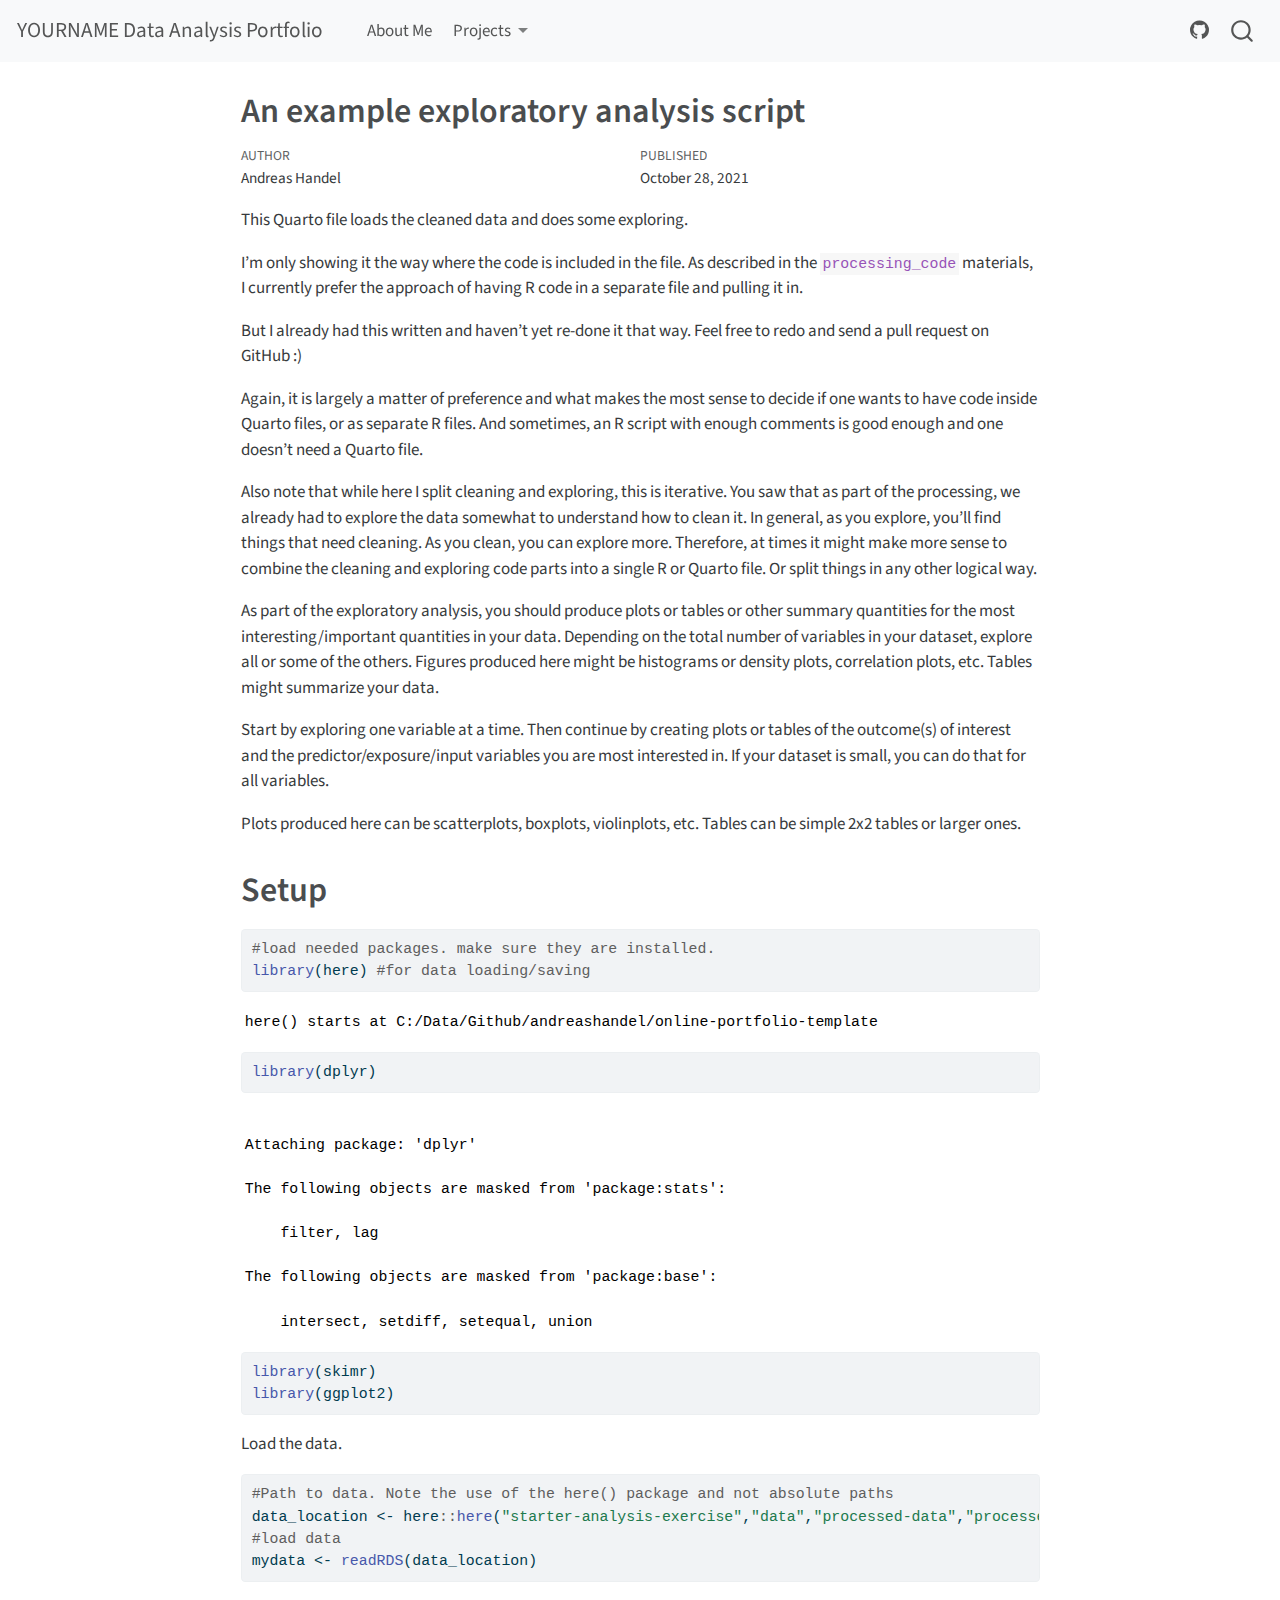
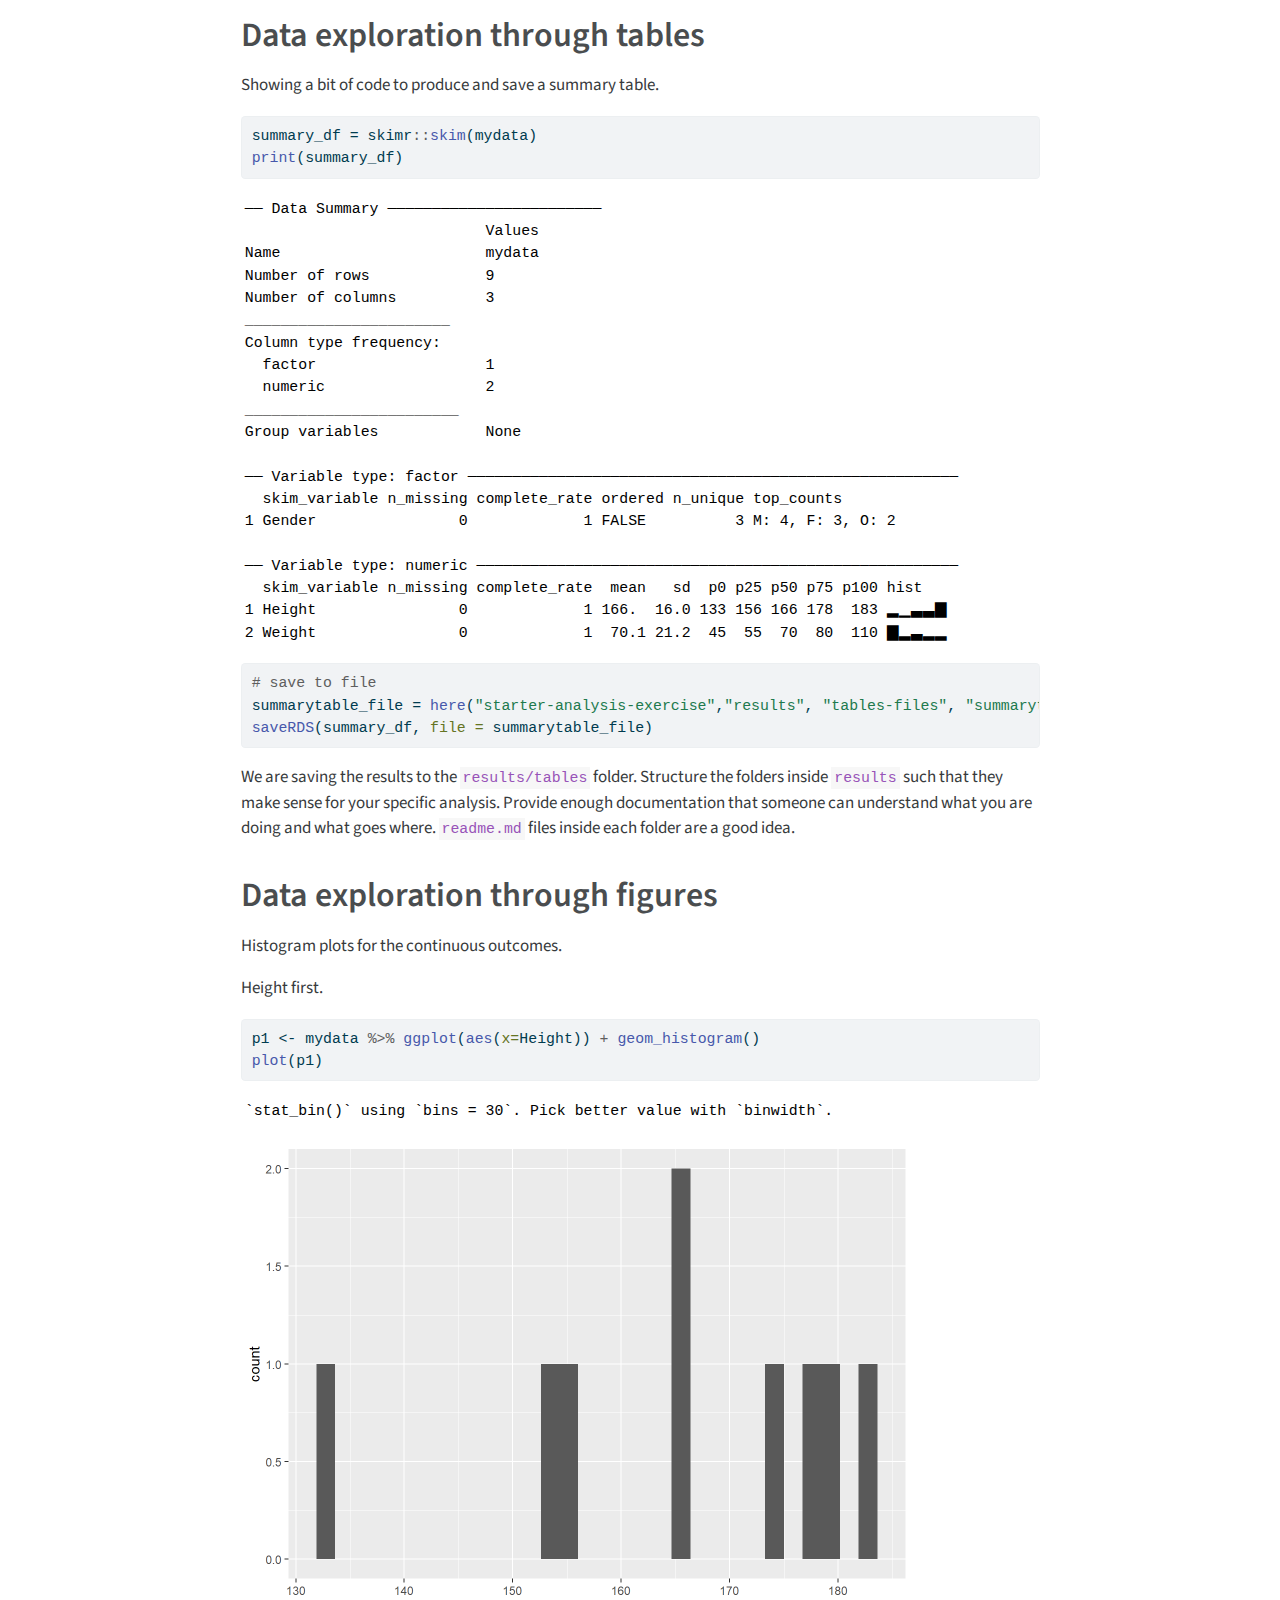
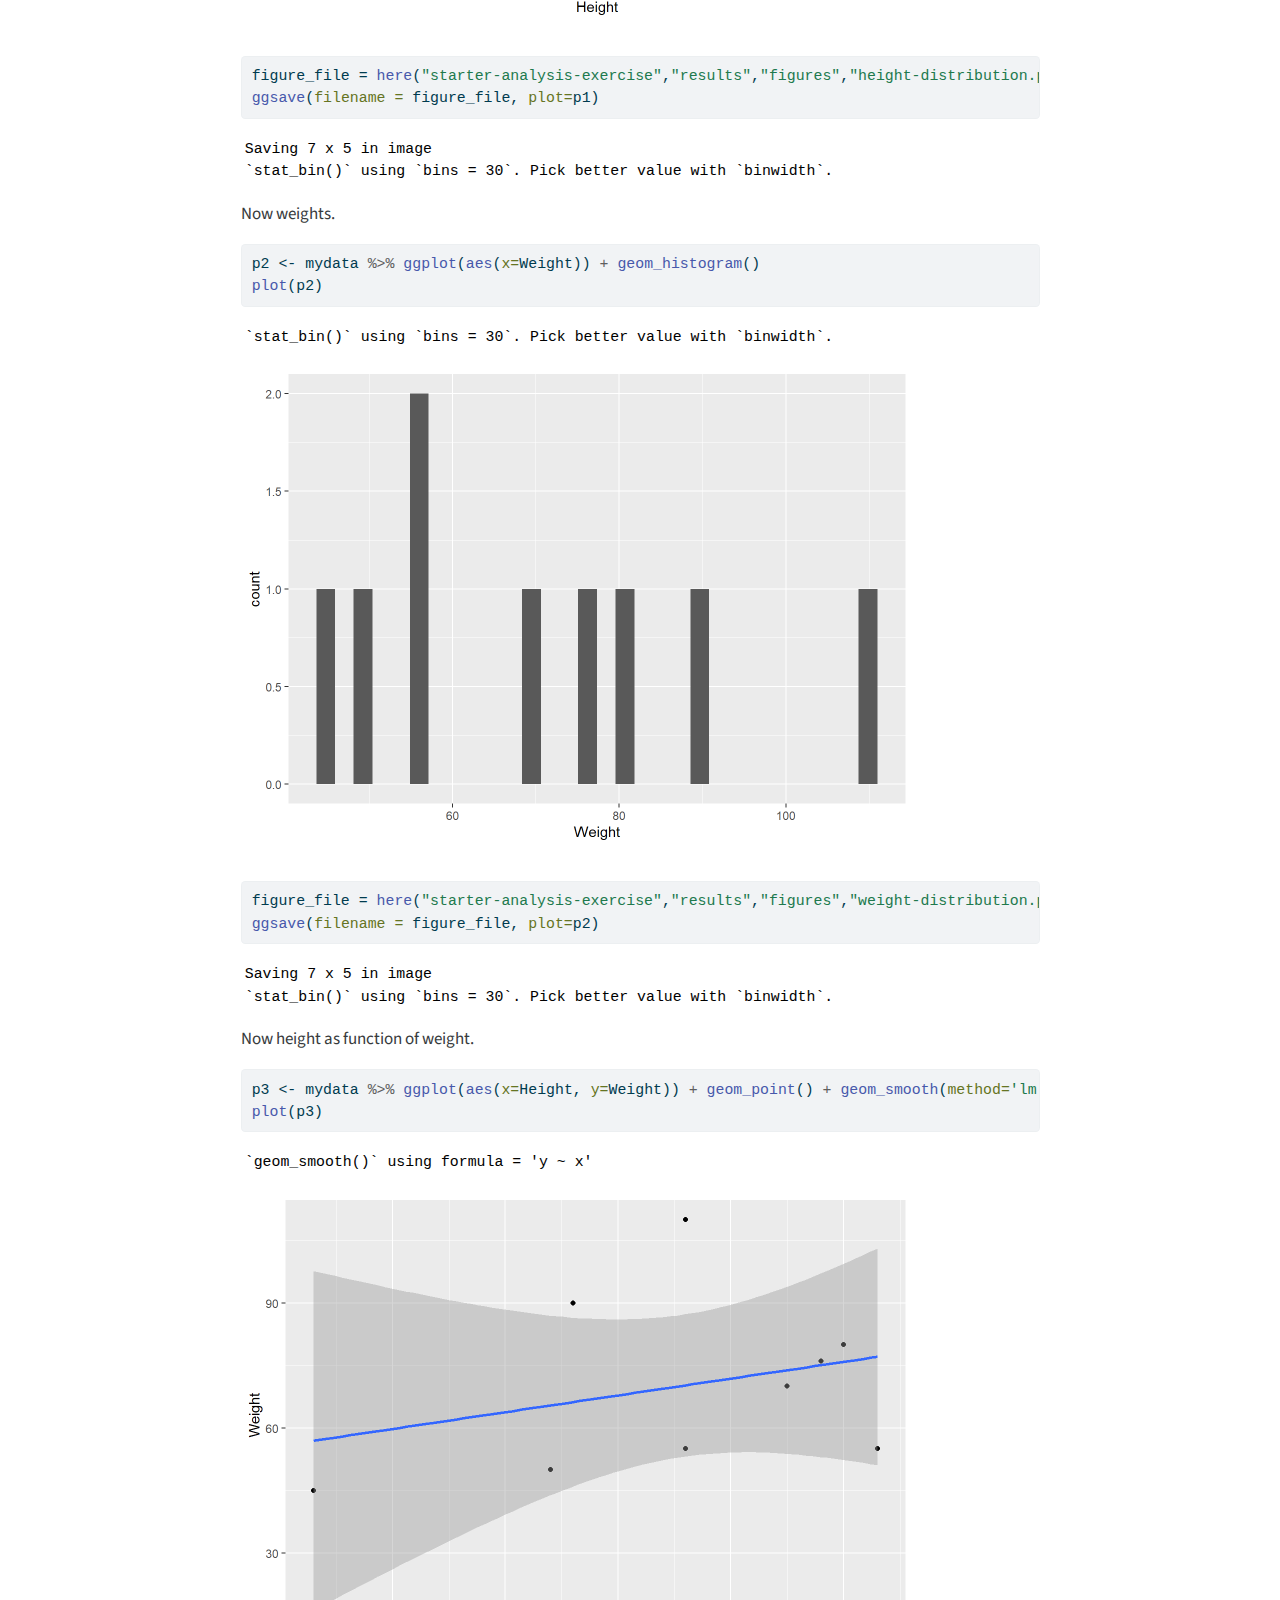
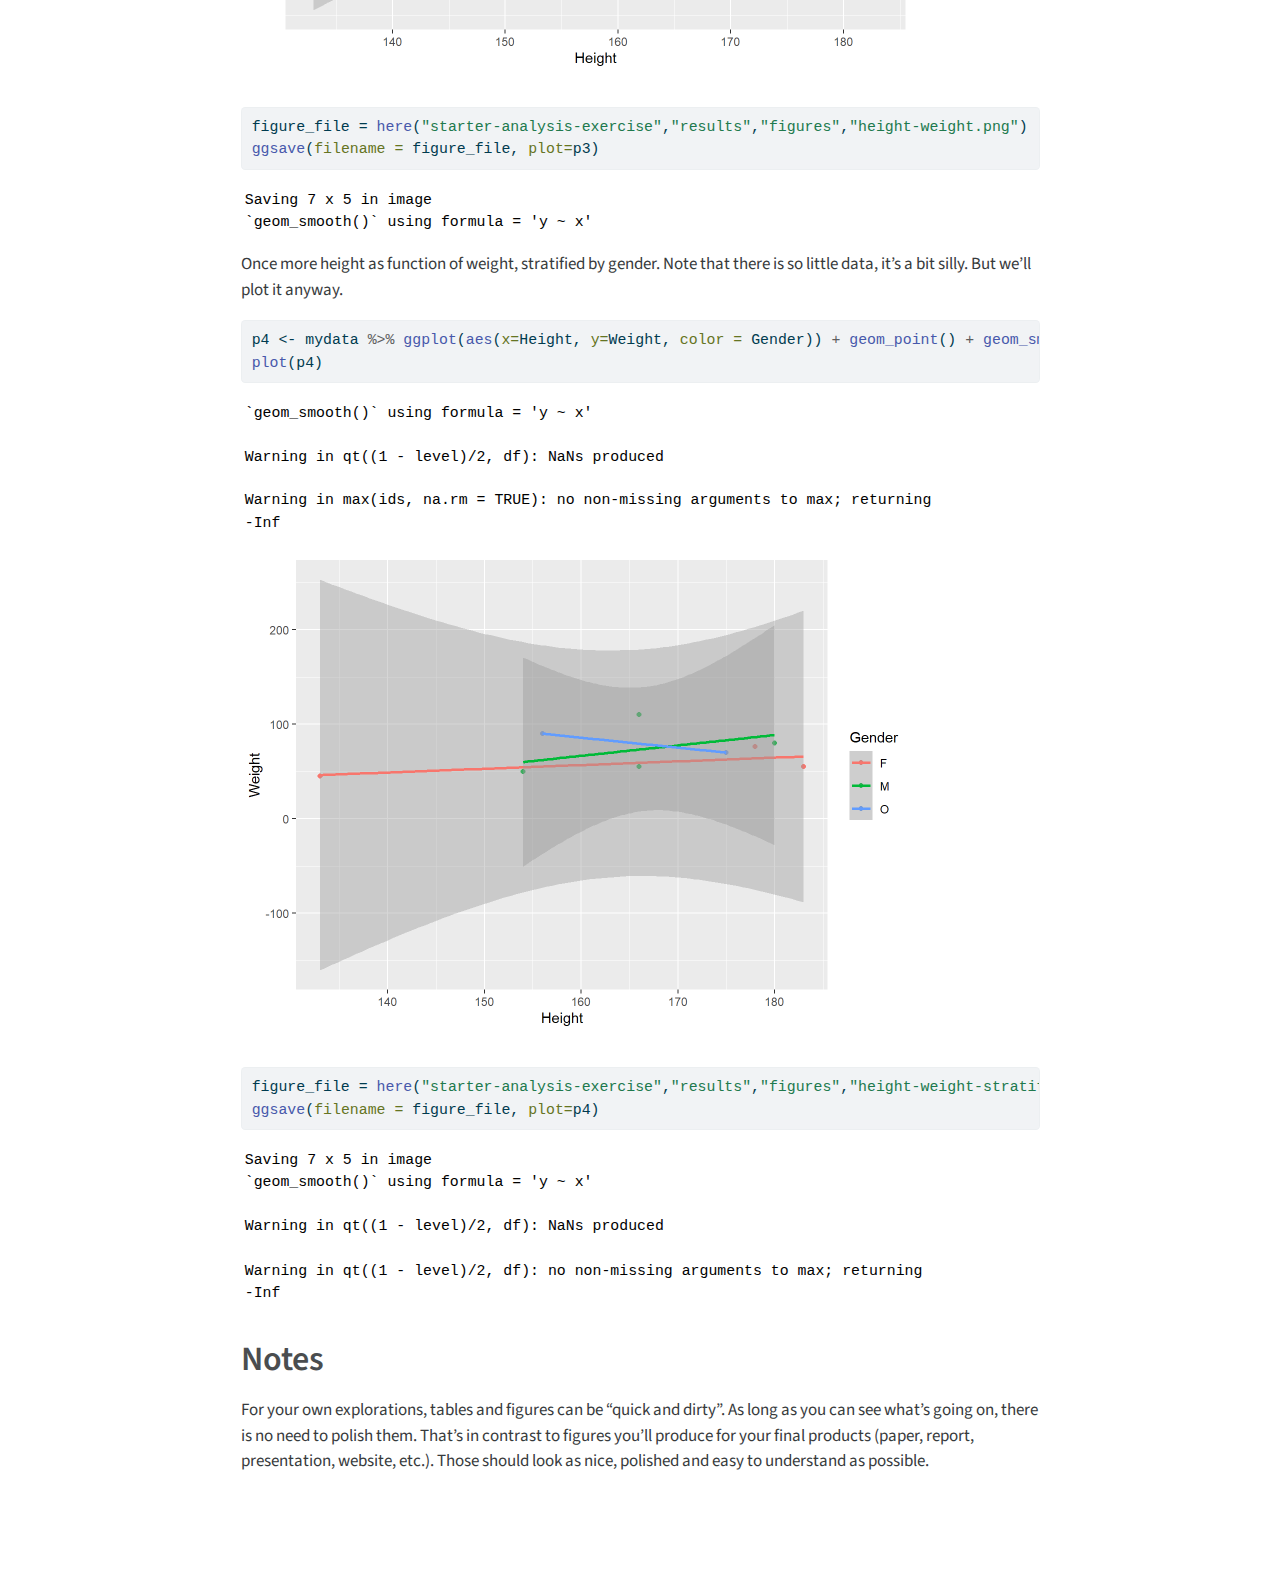
<file: docs/starter-analysis-exercise/code/eda-code/eda.html>
<!DOCTYPE html>
<html xmlns="http://www.w3.org/1999/xhtml" lang="en" xml:lang="en"><head>

<meta charset="utf-8">
<meta name="generator" content="quarto-1.3.450">

<meta name="viewport" content="width=device-width, initial-scale=1.0, user-scalable=yes">

<meta name="author" content="Andreas Handel">
<meta name="dcterms.date" content="2021-10-28">

<title>YOURNAME Data Analysis Portfolio - An example exploratory analysis script</title>
<style>
code{white-space: pre-wrap;}
span.smallcaps{font-variant: small-caps;}
div.columns{display: flex; gap: min(4vw, 1.5em);}
div.column{flex: auto; overflow-x: auto;}
div.hanging-indent{margin-left: 1.5em; text-indent: -1.5em;}
ul.task-list{list-style: none;}
ul.task-list li input[type="checkbox"] {
  width: 0.8em;
  margin: 0 0.8em 0.2em -1em; /* quarto-specific, see https://github.com/quarto-dev/quarto-cli/issues/4556 */ 
  vertical-align: middle;
}
/* CSS for syntax highlighting */
pre > code.sourceCode { white-space: pre; position: relative; }
pre > code.sourceCode > span { display: inline-block; line-height: 1.25; }
pre > code.sourceCode > span:empty { height: 1.2em; }
.sourceCode { overflow: visible; }
code.sourceCode > span { color: inherit; text-decoration: inherit; }
div.sourceCode { margin: 1em 0; }
pre.sourceCode { margin: 0; }
@media screen {
div.sourceCode { overflow: auto; }
}
@media print {
pre > code.sourceCode { white-space: pre-wrap; }
pre > code.sourceCode > span { text-indent: -5em; padding-left: 5em; }
}
pre.numberSource code
  { counter-reset: source-line 0; }
pre.numberSource code > span
  { position: relative; left: -4em; counter-increment: source-line; }
pre.numberSource code > span > a:first-child::before
  { content: counter(source-line);
    position: relative; left: -1em; text-align: right; vertical-align: baseline;
    border: none; display: inline-block;
    -webkit-touch-callout: none; -webkit-user-select: none;
    -khtml-user-select: none; -moz-user-select: none;
    -ms-user-select: none; user-select: none;
    padding: 0 4px; width: 4em;
  }
pre.numberSource { margin-left: 3em;  padding-left: 4px; }
div.sourceCode
  {   }
@media screen {
pre > code.sourceCode > span > a:first-child::before { text-decoration: underline; }
}
</style>


<script src="../../../site_libs/quarto-nav/quarto-nav.js"></script>
<script src="../../../site_libs/quarto-nav/headroom.min.js"></script>
<script src="../../../site_libs/clipboard/clipboard.min.js"></script>
<script src="../../../site_libs/quarto-search/autocomplete.umd.js"></script>
<script src="../../../site_libs/quarto-search/fuse.min.js"></script>
<script src="../../../site_libs/quarto-search/quarto-search.js"></script>
<meta name="quarto:offset" content="../../../">
<script src="../../../site_libs/quarto-html/quarto.js"></script>
<script src="../../../site_libs/quarto-html/popper.min.js"></script>
<script src="../../../site_libs/quarto-html/tippy.umd.min.js"></script>
<script src="../../../site_libs/quarto-html/anchor.min.js"></script>
<link href="../../../site_libs/quarto-html/tippy.css" rel="stylesheet">
<link href="../../../site_libs/quarto-html/quarto-syntax-highlighting.css" rel="stylesheet" id="quarto-text-highlighting-styles">
<script src="../../../site_libs/bootstrap/bootstrap.min.js"></script>
<link href="../../../site_libs/bootstrap/bootstrap-icons.css" rel="stylesheet">
<link href="../../../site_libs/bootstrap/bootstrap.min.css" rel="stylesheet" id="quarto-bootstrap" data-mode="light">
<script id="quarto-search-options" type="application/json">{
  "location": "navbar",
  "copy-button": false,
  "collapse-after": 3,
  "panel-placement": "end",
  "type": "overlay",
  "limit": 20,
  "language": {
    "search-no-results-text": "No results",
    "search-matching-documents-text": "matching documents",
    "search-copy-link-title": "Copy link to search",
    "search-hide-matches-text": "Hide additional matches",
    "search-more-match-text": "more match in this document",
    "search-more-matches-text": "more matches in this document",
    "search-clear-button-title": "Clear",
    "search-detached-cancel-button-title": "Cancel",
    "search-submit-button-title": "Submit",
    "search-label": "Search"
  }
}</script>


<link rel="stylesheet" href="../../../styles.css">
</head>

<body class="nav-fixed fullcontent">

<div id="quarto-search-results"></div>
  <header id="quarto-header" class="headroom fixed-top">
    <nav class="navbar navbar-expand-lg navbar-dark ">
      <div class="navbar-container container-fluid">
      <div class="navbar-brand-container">
    <a class="navbar-brand" href="../../../index.html">
    <span class="navbar-title">YOURNAME Data Analysis Portfolio</span>
    </a>
  </div>
            <div id="quarto-search" class="" title="Search"></div>
          <button class="navbar-toggler" type="button" data-bs-toggle="collapse" data-bs-target="#navbarCollapse" aria-controls="navbarCollapse" aria-expanded="false" aria-label="Toggle navigation" onclick="if (window.quartoToggleHeadroom) { window.quartoToggleHeadroom(); }">
  <span class="navbar-toggler-icon"></span>
</button>
          <div class="collapse navbar-collapse" id="navbarCollapse">
            <ul class="navbar-nav navbar-nav-scroll me-auto">
  <li class="nav-item">
    <a class="nav-link" href="../../../aboutme.html" rel="" target="">
 <span class="menu-text">About Me</span></a>
  </li>  
  <li class="nav-item dropdown ">
    <a class="nav-link dropdown-toggle" href="#" id="nav-menu-projects" role="button" data-bs-toggle="dropdown" aria-expanded="false" rel="" target="">
 <span class="menu-text">Projects</span>
    </a>
    <ul class="dropdown-menu" aria-labelledby="nav-menu-projects">    
        <li>
    <a class="dropdown-item" href="../../../starter-analysis-exercise/products/report/starter-analysis-report.html" rel="" target="">
 <span class="dropdown-text">Starter Analysis Exercise</span></a>
  </li>  
        <li>
    <a class="dropdown-item" href="../../../coding-exercise/coding-exercise.html" rel="" target="">
 <span class="dropdown-text">R Coding Exercise</span></a>
  </li>  
        <li>
    <a class="dropdown-item" href="../../../presentation-exercise/presentation-exercise.html" rel="" target="">
 <span class="dropdown-text">Presentation Exercise</span></a>
  </li>  
        <li>
    <a class="dropdown-item" href="../../../tidytuesday-exercise/tidytuesday-exercise.html" rel="" target="">
 <span class="dropdown-text">Tidy Tuesday Exercise</span></a>
  </li>  
    </ul>
  </li>
</ul>
            <ul class="navbar-nav navbar-nav-scroll ms-auto">
  <li class="nav-item compact">
    <a class="nav-link" href="../../../URL-TO-THIS-REPOSITORY-HERE" rel="" target=""><i class="bi bi-github" role="img">
</i> 
 <span class="menu-text"></span></a>
  </li>  
</ul>
            <div class="quarto-navbar-tools">
</div>
          </div> <!-- /navcollapse -->
      </div> <!-- /container-fluid -->
    </nav>
</header>
<!-- content -->
<div id="quarto-content" class="quarto-container page-columns page-rows-contents page-layout-article page-navbar">
<!-- sidebar -->
<!-- margin-sidebar -->
    
<!-- main -->
<main class="content" id="quarto-document-content">

<header id="title-block-header" class="quarto-title-block default">
<div class="quarto-title">
<h1 class="title">An example exploratory analysis script</h1>
</div>



<div class="quarto-title-meta">

    <div>
    <div class="quarto-title-meta-heading">Author</div>
    <div class="quarto-title-meta-contents">
             <p>Andreas Handel </p>
          </div>
  </div>
    
    <div>
    <div class="quarto-title-meta-heading">Published</div>
    <div class="quarto-title-meta-contents">
      <p class="date">October 28, 2021</p>
    </div>
  </div>
  
    
  </div>
  

</header>

<p>This Quarto file loads the cleaned data and does some exploring.</p>
<p>I’m only showing it the way where the code is included in the file. As described in the <code>processing_code</code> materials, I currently prefer the approach of having R code in a separate file and pulling it in.</p>
<p>But I already had this written and haven’t yet re-done it that way. Feel free to redo and send a pull request on GitHub :)</p>
<p>Again, it is largely a matter of preference and what makes the most sense to decide if one wants to have code inside Quarto files, or as separate R files. And sometimes, an R script with enough comments is good enough and one doesn’t need a Quarto file.</p>
<p>Also note that while here I split cleaning and exploring, this is iterative. You saw that as part of the processing, we already had to explore the data somewhat to understand how to clean it. In general, as you explore, you’ll find things that need cleaning. As you clean, you can explore more. Therefore, at times it might make more sense to combine the cleaning and exploring code parts into a single R or Quarto file. Or split things in any other logical way.</p>
<p>As part of the exploratory analysis, you should produce plots or tables or other summary quantities for the most interesting/important quantities in your data. Depending on the total number of variables in your dataset, explore all or some of the others. Figures produced here might be histograms or density plots, correlation plots, etc. Tables might summarize your data.</p>
<p>Start by exploring one variable at a time. Then continue by creating plots or tables of the outcome(s) of interest and the predictor/exposure/input variables you are most interested in. If your dataset is small, you can do that for all variables.</p>
<p>Plots produced here can be scatterplots, boxplots, violinplots, etc. Tables can be simple 2x2 tables or larger ones.</p>
<section id="setup" class="level1">
<h1>Setup</h1>
<div class="cell">
<div class="sourceCode cell-code" id="cb1"><pre class="sourceCode r code-with-copy"><code class="sourceCode r"><span id="cb1-1"><a href="#cb1-1" aria-hidden="true" tabindex="-1"></a><span class="co">#load needed packages. make sure they are installed.</span></span>
<span id="cb1-2"><a href="#cb1-2" aria-hidden="true" tabindex="-1"></a><span class="fu">library</span>(here) <span class="co">#for data loading/saving</span></span></code><button title="Copy to Clipboard" class="code-copy-button"><i class="bi"></i></button></pre></div>
<div class="cell-output cell-output-stderr">
<pre><code>here() starts at C:/Data/Github/andreashandel/online-portfolio-template</code></pre>
</div>
<div class="sourceCode cell-code" id="cb3"><pre class="sourceCode r code-with-copy"><code class="sourceCode r"><span id="cb3-1"><a href="#cb3-1" aria-hidden="true" tabindex="-1"></a><span class="fu">library</span>(dplyr)</span></code><button title="Copy to Clipboard" class="code-copy-button"><i class="bi"></i></button></pre></div>
<div class="cell-output cell-output-stderr">
<pre><code>
Attaching package: 'dplyr'</code></pre>
</div>
<div class="cell-output cell-output-stderr">
<pre><code>The following objects are masked from 'package:stats':

    filter, lag</code></pre>
</div>
<div class="cell-output cell-output-stderr">
<pre><code>The following objects are masked from 'package:base':

    intersect, setdiff, setequal, union</code></pre>
</div>
<div class="sourceCode cell-code" id="cb7"><pre class="sourceCode r code-with-copy"><code class="sourceCode r"><span id="cb7-1"><a href="#cb7-1" aria-hidden="true" tabindex="-1"></a><span class="fu">library</span>(skimr)</span>
<span id="cb7-2"><a href="#cb7-2" aria-hidden="true" tabindex="-1"></a><span class="fu">library</span>(ggplot2)</span></code><button title="Copy to Clipboard" class="code-copy-button"><i class="bi"></i></button></pre></div>
</div>
<p>Load the data.</p>
<div class="cell">
<div class="sourceCode cell-code" id="cb8"><pre class="sourceCode r code-with-copy"><code class="sourceCode r"><span id="cb8-1"><a href="#cb8-1" aria-hidden="true" tabindex="-1"></a><span class="co">#Path to data. Note the use of the here() package and not absolute paths</span></span>
<span id="cb8-2"><a href="#cb8-2" aria-hidden="true" tabindex="-1"></a>data_location <span class="ot">&lt;-</span> here<span class="sc">::</span><span class="fu">here</span>(<span class="st">"starter-analysis-exercise"</span>,<span class="st">"data"</span>,<span class="st">"processed-data"</span>,<span class="st">"processeddata.rds"</span>)</span>
<span id="cb8-3"><a href="#cb8-3" aria-hidden="true" tabindex="-1"></a><span class="co">#load data</span></span>
<span id="cb8-4"><a href="#cb8-4" aria-hidden="true" tabindex="-1"></a>mydata <span class="ot">&lt;-</span> <span class="fu">readRDS</span>(data_location)</span></code><button title="Copy to Clipboard" class="code-copy-button"><i class="bi"></i></button></pre></div>
</div>
</section>
<section id="data-exploration-through-tables" class="level1">
<h1>Data exploration through tables</h1>
<p>Showing a bit of code to produce and save a summary table.</p>
<div class="cell">
<div class="sourceCode cell-code" id="cb9"><pre class="sourceCode r code-with-copy"><code class="sourceCode r"><span id="cb9-1"><a href="#cb9-1" aria-hidden="true" tabindex="-1"></a>summary_df <span class="ot">=</span> skimr<span class="sc">::</span><span class="fu">skim</span>(mydata)</span>
<span id="cb9-2"><a href="#cb9-2" aria-hidden="true" tabindex="-1"></a><span class="fu">print</span>(summary_df)</span></code><button title="Copy to Clipboard" class="code-copy-button"><i class="bi"></i></button></pre></div>
<div class="cell-output cell-output-stdout">
<pre><code>── Data Summary ────────────────────────
                           Values
Name                       mydata
Number of rows             9     
Number of columns          3     
_______________________          
Column type frequency:           
  factor                   1     
  numeric                  2     
________________________         
Group variables            None  

── Variable type: factor ───────────────────────────────────────────────────────
  skim_variable n_missing complete_rate ordered n_unique top_counts      
1 Gender                0             1 FALSE          3 M: 4, F: 3, O: 2

── Variable type: numeric ──────────────────────────────────────────────────────
  skim_variable n_missing complete_rate  mean   sd  p0 p25 p50 p75 p100 hist 
1 Height                0             1 166.  16.0 133 156 166 178  183 ▂▁▃▃▇
2 Weight                0             1  70.1 21.2  45  55  70  80  110 ▇▂▃▂▂</code></pre>
</div>
<div class="sourceCode cell-code" id="cb11"><pre class="sourceCode r code-with-copy"><code class="sourceCode r"><span id="cb11-1"><a href="#cb11-1" aria-hidden="true" tabindex="-1"></a><span class="co"># save to file</span></span>
<span id="cb11-2"><a href="#cb11-2" aria-hidden="true" tabindex="-1"></a>summarytable_file <span class="ot">=</span> <span class="fu">here</span>(<span class="st">"starter-analysis-exercise"</span>,<span class="st">"results"</span>, <span class="st">"tables-files"</span>, <span class="st">"summarytable.rds"</span>)</span>
<span id="cb11-3"><a href="#cb11-3" aria-hidden="true" tabindex="-1"></a><span class="fu">saveRDS</span>(summary_df, <span class="at">file =</span> summarytable_file)</span></code><button title="Copy to Clipboard" class="code-copy-button"><i class="bi"></i></button></pre></div>
</div>
<p>We are saving the results to the <code>results/tables</code> folder. Structure the folders inside <code>results</code> such that they make sense for your specific analysis. Provide enough documentation that someone can understand what you are doing and what goes where. <code>readme.md</code> files inside each folder are a good idea.</p>
</section>
<section id="data-exploration-through-figures" class="level1">
<h1>Data exploration through figures</h1>
<p>Histogram plots for the continuous outcomes.</p>
<p>Height first.</p>
<div class="cell">
<div class="sourceCode cell-code" id="cb12"><pre class="sourceCode r code-with-copy"><code class="sourceCode r"><span id="cb12-1"><a href="#cb12-1" aria-hidden="true" tabindex="-1"></a>p1 <span class="ot">&lt;-</span> mydata <span class="sc">%&gt;%</span> <span class="fu">ggplot</span>(<span class="fu">aes</span>(<span class="at">x=</span>Height)) <span class="sc">+</span> <span class="fu">geom_histogram</span>() </span>
<span id="cb12-2"><a href="#cb12-2" aria-hidden="true" tabindex="-1"></a><span class="fu">plot</span>(p1)</span></code><button title="Copy to Clipboard" class="code-copy-button"><i class="bi"></i></button></pre></div>
<div class="cell-output cell-output-stderr">
<pre><code>`stat_bin()` using `bins = 30`. Pick better value with `binwidth`.</code></pre>
</div>
<div class="cell-output-display">
<p><img src="eda_files/figure-html/unnamed-chunk-4-1.png" class="img-fluid" width="672"></p>
</div>
<div class="sourceCode cell-code" id="cb14"><pre class="sourceCode r code-with-copy"><code class="sourceCode r"><span id="cb14-1"><a href="#cb14-1" aria-hidden="true" tabindex="-1"></a>figure_file <span class="ot">=</span> <span class="fu">here</span>(<span class="st">"starter-analysis-exercise"</span>,<span class="st">"results"</span>,<span class="st">"figures"</span>,<span class="st">"height-distribution.png"</span>)</span>
<span id="cb14-2"><a href="#cb14-2" aria-hidden="true" tabindex="-1"></a><span class="fu">ggsave</span>(<span class="at">filename =</span> figure_file, <span class="at">plot=</span>p1) </span></code><button title="Copy to Clipboard" class="code-copy-button"><i class="bi"></i></button></pre></div>
<div class="cell-output cell-output-stderr">
<pre><code>Saving 7 x 5 in image
`stat_bin()` using `bins = 30`. Pick better value with `binwidth`.</code></pre>
</div>
</div>
<p>Now weights.</p>
<div class="cell">
<div class="sourceCode cell-code" id="cb16"><pre class="sourceCode r code-with-copy"><code class="sourceCode r"><span id="cb16-1"><a href="#cb16-1" aria-hidden="true" tabindex="-1"></a>p2 <span class="ot">&lt;-</span> mydata <span class="sc">%&gt;%</span> <span class="fu">ggplot</span>(<span class="fu">aes</span>(<span class="at">x=</span>Weight)) <span class="sc">+</span> <span class="fu">geom_histogram</span>() </span>
<span id="cb16-2"><a href="#cb16-2" aria-hidden="true" tabindex="-1"></a><span class="fu">plot</span>(p2)</span></code><button title="Copy to Clipboard" class="code-copy-button"><i class="bi"></i></button></pre></div>
<div class="cell-output cell-output-stderr">
<pre><code>`stat_bin()` using `bins = 30`. Pick better value with `binwidth`.</code></pre>
</div>
<div class="cell-output-display">
<p><img src="eda_files/figure-html/unnamed-chunk-5-1.png" class="img-fluid" width="672"></p>
</div>
<div class="sourceCode cell-code" id="cb18"><pre class="sourceCode r code-with-copy"><code class="sourceCode r"><span id="cb18-1"><a href="#cb18-1" aria-hidden="true" tabindex="-1"></a>figure_file <span class="ot">=</span> <span class="fu">here</span>(<span class="st">"starter-analysis-exercise"</span>,<span class="st">"results"</span>,<span class="st">"figures"</span>,<span class="st">"weight-distribution.png"</span>)</span>
<span id="cb18-2"><a href="#cb18-2" aria-hidden="true" tabindex="-1"></a><span class="fu">ggsave</span>(<span class="at">filename =</span> figure_file, <span class="at">plot=</span>p2) </span></code><button title="Copy to Clipboard" class="code-copy-button"><i class="bi"></i></button></pre></div>
<div class="cell-output cell-output-stderr">
<pre><code>Saving 7 x 5 in image
`stat_bin()` using `bins = 30`. Pick better value with `binwidth`.</code></pre>
</div>
</div>
<p>Now height as function of weight.</p>
<div class="cell">
<div class="sourceCode cell-code" id="cb20"><pre class="sourceCode r code-with-copy"><code class="sourceCode r"><span id="cb20-1"><a href="#cb20-1" aria-hidden="true" tabindex="-1"></a>p3 <span class="ot">&lt;-</span> mydata <span class="sc">%&gt;%</span> <span class="fu">ggplot</span>(<span class="fu">aes</span>(<span class="at">x=</span>Height, <span class="at">y=</span>Weight)) <span class="sc">+</span> <span class="fu">geom_point</span>() <span class="sc">+</span> <span class="fu">geom_smooth</span>(<span class="at">method=</span><span class="st">'lm'</span>)</span>
<span id="cb20-2"><a href="#cb20-2" aria-hidden="true" tabindex="-1"></a><span class="fu">plot</span>(p3)</span></code><button title="Copy to Clipboard" class="code-copy-button"><i class="bi"></i></button></pre></div>
<div class="cell-output cell-output-stderr">
<pre><code>`geom_smooth()` using formula = 'y ~ x'</code></pre>
</div>
<div class="cell-output-display">
<p><img src="eda_files/figure-html/unnamed-chunk-6-1.png" class="img-fluid" width="672"></p>
</div>
<div class="sourceCode cell-code" id="cb22"><pre class="sourceCode r code-with-copy"><code class="sourceCode r"><span id="cb22-1"><a href="#cb22-1" aria-hidden="true" tabindex="-1"></a>figure_file <span class="ot">=</span> <span class="fu">here</span>(<span class="st">"starter-analysis-exercise"</span>,<span class="st">"results"</span>,<span class="st">"figures"</span>,<span class="st">"height-weight.png"</span>)</span>
<span id="cb22-2"><a href="#cb22-2" aria-hidden="true" tabindex="-1"></a><span class="fu">ggsave</span>(<span class="at">filename =</span> figure_file, <span class="at">plot=</span>p3) </span></code><button title="Copy to Clipboard" class="code-copy-button"><i class="bi"></i></button></pre></div>
<div class="cell-output cell-output-stderr">
<pre><code>Saving 7 x 5 in image
`geom_smooth()` using formula = 'y ~ x'</code></pre>
</div>
</div>
<p>Once more height as function of weight, stratified by gender. Note that there is so little data, it’s a bit silly. But we’ll plot it anyway.</p>
<div class="cell">
<div class="sourceCode cell-code" id="cb24"><pre class="sourceCode r code-with-copy"><code class="sourceCode r"><span id="cb24-1"><a href="#cb24-1" aria-hidden="true" tabindex="-1"></a>p4 <span class="ot">&lt;-</span> mydata <span class="sc">%&gt;%</span> <span class="fu">ggplot</span>(<span class="fu">aes</span>(<span class="at">x=</span>Height, <span class="at">y=</span>Weight, <span class="at">color =</span> Gender)) <span class="sc">+</span> <span class="fu">geom_point</span>() <span class="sc">+</span> <span class="fu">geom_smooth</span>(<span class="at">method=</span><span class="st">'lm'</span>)</span>
<span id="cb24-2"><a href="#cb24-2" aria-hidden="true" tabindex="-1"></a><span class="fu">plot</span>(p4)</span></code><button title="Copy to Clipboard" class="code-copy-button"><i class="bi"></i></button></pre></div>
<div class="cell-output cell-output-stderr">
<pre><code>`geom_smooth()` using formula = 'y ~ x'</code></pre>
</div>
<div class="cell-output cell-output-stderr">
<pre><code>Warning in qt((1 - level)/2, df): NaNs produced</code></pre>
</div>
<div class="cell-output cell-output-stderr">
<pre><code>Warning in max(ids, na.rm = TRUE): no non-missing arguments to max; returning
-Inf</code></pre>
</div>
<div class="cell-output-display">
<p><img src="eda_files/figure-html/unnamed-chunk-7-1.png" class="img-fluid" width="672"></p>
</div>
<div class="sourceCode cell-code" id="cb28"><pre class="sourceCode r code-with-copy"><code class="sourceCode r"><span id="cb28-1"><a href="#cb28-1" aria-hidden="true" tabindex="-1"></a>figure_file <span class="ot">=</span> <span class="fu">here</span>(<span class="st">"starter-analysis-exercise"</span>,<span class="st">"results"</span>,<span class="st">"figures"</span>,<span class="st">"height-weight-stratified.png"</span>)</span>
<span id="cb28-2"><a href="#cb28-2" aria-hidden="true" tabindex="-1"></a><span class="fu">ggsave</span>(<span class="at">filename =</span> figure_file, <span class="at">plot=</span>p4) </span></code><button title="Copy to Clipboard" class="code-copy-button"><i class="bi"></i></button></pre></div>
<div class="cell-output cell-output-stderr">
<pre><code>Saving 7 x 5 in image
`geom_smooth()` using formula = 'y ~ x'</code></pre>
</div>
<div class="cell-output cell-output-stderr">
<pre><code>Warning in qt((1 - level)/2, df): NaNs produced

Warning in qt((1 - level)/2, df): no non-missing arguments to max; returning
-Inf</code></pre>
</div>
</div>
</section>
<section id="notes" class="level1">
<h1>Notes</h1>
<p>For your own explorations, tables and figures can be “quick and dirty”. As long as you can see what’s going on, there is no need to polish them. That’s in contrast to figures you’ll produce for your final products (paper, report, presentation, website, etc.). Those should look as nice, polished and easy to understand as possible.</p>


</section>

</main> <!-- /main -->
<script id="quarto-html-after-body" type="application/javascript">
window.document.addEventListener("DOMContentLoaded", function (event) {
  const toggleBodyColorMode = (bsSheetEl) => {
    const mode = bsSheetEl.getAttribute("data-mode");
    const bodyEl = window.document.querySelector("body");
    if (mode === "dark") {
      bodyEl.classList.add("quarto-dark");
      bodyEl.classList.remove("quarto-light");
    } else {
      bodyEl.classList.add("quarto-light");
      bodyEl.classList.remove("quarto-dark");
    }
  }
  const toggleBodyColorPrimary = () => {
    const bsSheetEl = window.document.querySelector("link#quarto-bootstrap");
    if (bsSheetEl) {
      toggleBodyColorMode(bsSheetEl);
    }
  }
  toggleBodyColorPrimary();  
  const icon = "";
  const anchorJS = new window.AnchorJS();
  anchorJS.options = {
    placement: 'right',
    icon: icon
  };
  anchorJS.add('.anchored');
  const isCodeAnnotation = (el) => {
    for (const clz of el.classList) {
      if (clz.startsWith('code-annotation-')) {                     
        return true;
      }
    }
    return false;
  }
  const clipboard = new window.ClipboardJS('.code-copy-button', {
    text: function(trigger) {
      const codeEl = trigger.previousElementSibling.cloneNode(true);
      for (const childEl of codeEl.children) {
        if (isCodeAnnotation(childEl)) {
          childEl.remove();
        }
      }
      return codeEl.innerText;
    }
  });
  clipboard.on('success', function(e) {
    // button target
    const button = e.trigger;
    // don't keep focus
    button.blur();
    // flash "checked"
    button.classList.add('code-copy-button-checked');
    var currentTitle = button.getAttribute("title");
    button.setAttribute("title", "Copied!");
    let tooltip;
    if (window.bootstrap) {
      button.setAttribute("data-bs-toggle", "tooltip");
      button.setAttribute("data-bs-placement", "left");
      button.setAttribute("data-bs-title", "Copied!");
      tooltip = new bootstrap.Tooltip(button, 
        { trigger: "manual", 
          customClass: "code-copy-button-tooltip",
          offset: [0, -8]});
      tooltip.show();    
    }
    setTimeout(function() {
      if (tooltip) {
        tooltip.hide();
        button.removeAttribute("data-bs-title");
        button.removeAttribute("data-bs-toggle");
        button.removeAttribute("data-bs-placement");
      }
      button.setAttribute("title", currentTitle);
      button.classList.remove('code-copy-button-checked');
    }, 1000);
    // clear code selection
    e.clearSelection();
  });
  function tippyHover(el, contentFn) {
    const config = {
      allowHTML: true,
      content: contentFn,
      maxWidth: 500,
      delay: 100,
      arrow: false,
      appendTo: function(el) {
          return el.parentElement;
      },
      interactive: true,
      interactiveBorder: 10,
      theme: 'quarto',
      placement: 'bottom-start'
    };
    window.tippy(el, config); 
  }
  const noterefs = window.document.querySelectorAll('a[role="doc-noteref"]');
  for (var i=0; i<noterefs.length; i++) {
    const ref = noterefs[i];
    tippyHover(ref, function() {
      // use id or data attribute instead here
      let href = ref.getAttribute('data-footnote-href') || ref.getAttribute('href');
      try { href = new URL(href).hash; } catch {}
      const id = href.replace(/^#\/?/, "");
      const note = window.document.getElementById(id);
      return note.innerHTML;
    });
  }
      let selectedAnnoteEl;
      const selectorForAnnotation = ( cell, annotation) => {
        let cellAttr = 'data-code-cell="' + cell + '"';
        let lineAttr = 'data-code-annotation="' +  annotation + '"';
        const selector = 'span[' + cellAttr + '][' + lineAttr + ']';
        return selector;
      }
      const selectCodeLines = (annoteEl) => {
        const doc = window.document;
        const targetCell = annoteEl.getAttribute("data-target-cell");
        const targetAnnotation = annoteEl.getAttribute("data-target-annotation");
        const annoteSpan = window.document.querySelector(selectorForAnnotation(targetCell, targetAnnotation));
        const lines = annoteSpan.getAttribute("data-code-lines").split(",");
        const lineIds = lines.map((line) => {
          return targetCell + "-" + line;
        })
        let top = null;
        let height = null;
        let parent = null;
        if (lineIds.length > 0) {
            //compute the position of the single el (top and bottom and make a div)
            const el = window.document.getElementById(lineIds[0]);
            top = el.offsetTop;
            height = el.offsetHeight;
            parent = el.parentElement.parentElement;
          if (lineIds.length > 1) {
            const lastEl = window.document.getElementById(lineIds[lineIds.length - 1]);
            const bottom = lastEl.offsetTop + lastEl.offsetHeight;
            height = bottom - top;
          }
          if (top !== null && height !== null && parent !== null) {
            // cook up a div (if necessary) and position it 
            let div = window.document.getElementById("code-annotation-line-highlight");
            if (div === null) {
              div = window.document.createElement("div");
              div.setAttribute("id", "code-annotation-line-highlight");
              div.style.position = 'absolute';
              parent.appendChild(div);
            }
            div.style.top = top - 2 + "px";
            div.style.height = height + 4 + "px";
            let gutterDiv = window.document.getElementById("code-annotation-line-highlight-gutter");
            if (gutterDiv === null) {
              gutterDiv = window.document.createElement("div");
              gutterDiv.setAttribute("id", "code-annotation-line-highlight-gutter");
              gutterDiv.style.position = 'absolute';
              const codeCell = window.document.getElementById(targetCell);
              const gutter = codeCell.querySelector('.code-annotation-gutter');
              gutter.appendChild(gutterDiv);
            }
            gutterDiv.style.top = top - 2 + "px";
            gutterDiv.style.height = height + 4 + "px";
          }
          selectedAnnoteEl = annoteEl;
        }
      };
      const unselectCodeLines = () => {
        const elementsIds = ["code-annotation-line-highlight", "code-annotation-line-highlight-gutter"];
        elementsIds.forEach((elId) => {
          const div = window.document.getElementById(elId);
          if (div) {
            div.remove();
          }
        });
        selectedAnnoteEl = undefined;
      };
      // Attach click handler to the DT
      const annoteDls = window.document.querySelectorAll('dt[data-target-cell]');
      for (const annoteDlNode of annoteDls) {
        annoteDlNode.addEventListener('click', (event) => {
          const clickedEl = event.target;
          if (clickedEl !== selectedAnnoteEl) {
            unselectCodeLines();
            const activeEl = window.document.querySelector('dt[data-target-cell].code-annotation-active');
            if (activeEl) {
              activeEl.classList.remove('code-annotation-active');
            }
            selectCodeLines(clickedEl);
            clickedEl.classList.add('code-annotation-active');
          } else {
            // Unselect the line
            unselectCodeLines();
            clickedEl.classList.remove('code-annotation-active');
          }
        });
      }
  const findCites = (el) => {
    const parentEl = el.parentElement;
    if (parentEl) {
      const cites = parentEl.dataset.cites;
      if (cites) {
        return {
          el,
          cites: cites.split(' ')
        };
      } else {
        return findCites(el.parentElement)
      }
    } else {
      return undefined;
    }
  };
  var bibliorefs = window.document.querySelectorAll('a[role="doc-biblioref"]');
  for (var i=0; i<bibliorefs.length; i++) {
    const ref = bibliorefs[i];
    const citeInfo = findCites(ref);
    if (citeInfo) {
      tippyHover(citeInfo.el, function() {
        var popup = window.document.createElement('div');
        citeInfo.cites.forEach(function(cite) {
          var citeDiv = window.document.createElement('div');
          citeDiv.classList.add('hanging-indent');
          citeDiv.classList.add('csl-entry');
          var biblioDiv = window.document.getElementById('ref-' + cite);
          if (biblioDiv) {
            citeDiv.innerHTML = biblioDiv.innerHTML;
          }
          popup.appendChild(citeDiv);
        });
        return popup.innerHTML;
      });
    }
  }
});
</script>
</div> <!-- /content -->



</body></html>
</file>
<file: docs/site_libs/quarto-html/tippy.css>
.tippy-box[data-animation=fade][data-state=hidden]{opacity:0}[data-tippy-root]{max-width:calc(100vw - 10px)}.tippy-box{position:relative;background-color:#333;color:#fff;border-radius:4px;font-size:14px;line-height:1.4;white-space:normal;outline:0;transition-property:transform,visibility,opacity}.tippy-box[data-placement^=top]>.tippy-arrow{bottom:0}.tippy-box[data-placement^=top]>.tippy-arrow:before{bottom:-7px;left:0;border-width:8px 8px 0;border-top-color:initial;transform-origin:center top}.tippy-box[data-placement^=bottom]>.tippy-arrow{top:0}.tippy-box[data-placement^=bottom]>.tippy-arrow:before{top:-7px;left:0;border-width:0 8px 8px;border-bottom-color:initial;transform-origin:center bottom}.tippy-box[data-placement^=left]>.tippy-arrow{right:0}.tippy-box[data-placement^=left]>.tippy-arrow:before{border-width:8px 0 8px 8px;border-left-color:initial;right:-7px;transform-origin:center left}.tippy-box[data-placement^=right]>.tippy-arrow{left:0}.tippy-box[data-placement^=right]>.tippy-arrow:before{left:-7px;border-width:8px 8px 8px 0;border-right-color:initial;transform-origin:center right}.tippy-box[data-inertia][data-state=visible]{transition-timing-function:cubic-bezier(.54,1.5,.38,1.11)}.tippy-arrow{width:16px;height:16px;color:#333}.tippy-arrow:before{content:"";position:absolute;border-color:transparent;border-style:solid}.tippy-content{position:relative;padding:5px 9px;z-index:1}
</file>
<file: docs/site_libs/quarto-html/quarto-syntax-highlighting.css>
/* quarto syntax highlight colors */
:root {
  --quarto-hl-ot-color: #003B4F;
  --quarto-hl-at-color: #657422;
  --quarto-hl-ss-color: #20794D;
  --quarto-hl-an-color: #5E5E5E;
  --quarto-hl-fu-color: #4758AB;
  --quarto-hl-st-color: #20794D;
  --quarto-hl-cf-color: #003B4F;
  --quarto-hl-op-color: #5E5E5E;
  --quarto-hl-er-color: #AD0000;
  --quarto-hl-bn-color: #AD0000;
  --quarto-hl-al-color: #AD0000;
  --quarto-hl-va-color: #111111;
  --quarto-hl-bu-color: inherit;
  --quarto-hl-ex-color: inherit;
  --quarto-hl-pp-color: #AD0000;
  --quarto-hl-in-color: #5E5E5E;
  --quarto-hl-vs-color: #20794D;
  --quarto-hl-wa-color: #5E5E5E;
  --quarto-hl-do-color: #5E5E5E;
  --quarto-hl-im-color: #00769E;
  --quarto-hl-ch-color: #20794D;
  --quarto-hl-dt-color: #AD0000;
  --quarto-hl-fl-color: #AD0000;
  --quarto-hl-co-color: #5E5E5E;
  --quarto-hl-cv-color: #5E5E5E;
  --quarto-hl-cn-color: #8f5902;
  --quarto-hl-sc-color: #5E5E5E;
  --quarto-hl-dv-color: #AD0000;
  --quarto-hl-kw-color: #003B4F;
}

/* other quarto variables */
:root {
  --quarto-font-monospace: SFMono-Regular, Menlo, Monaco, Consolas, "Liberation Mono", "Courier New", monospace;
}

pre > code.sourceCode > span {
  color: #003B4F;
}

code span {
  color: #003B4F;
}

code.sourceCode > span {
  color: #003B4F;
}

div.sourceCode,
div.sourceCode pre.sourceCode {
  color: #003B4F;
}

code span.ot {
  color: #003B4F;
  font-style: inherit;
}

code span.at {
  color: #657422;
  font-style: inherit;
}

code span.ss {
  color: #20794D;
  font-style: inherit;
}

code span.an {
  color: #5E5E5E;
  font-style: inherit;
}

code span.fu {
  color: #4758AB;
  font-style: inherit;
}

code span.st {
  color: #20794D;
  font-style: inherit;
}

code span.cf {
  color: #003B4F;
  font-style: inherit;
}

code span.op {
  color: #5E5E5E;
  font-style: inherit;
}

code span.er {
  color: #AD0000;
  font-style: inherit;
}

code span.bn {
  color: #AD0000;
  font-style: inherit;
}

code span.al {
  color: #AD0000;
  font-style: inherit;
}

code span.va {
  color: #111111;
  font-style: inherit;
}

code span.bu {
  font-style: inherit;
}

code span.ex {
  font-style: inherit;
}

code span.pp {
  color: #AD0000;
  font-style: inherit;
}

code span.in {
  color: #5E5E5E;
  font-style: inherit;
}

code span.vs {
  color: #20794D;
  font-style: inherit;
}

code span.wa {
  color: #5E5E5E;
  font-style: italic;
}

code span.do {
  color: #5E5E5E;
  font-style: italic;
}

code span.im {
  color: #00769E;
  font-style: inherit;
}

code span.ch {
  color: #20794D;
  font-style: inherit;
}

code span.dt {
  color: #AD0000;
  font-style: inherit;
}

code span.fl {
  color: #AD0000;
  font-style: inherit;
}

code span.co {
  color: #5E5E5E;
  font-style: inherit;
}

code span.cv {
  color: #5E5E5E;
  font-style: italic;
}

code span.cn {
  color: #8f5902;
  font-style: inherit;
}

code span.sc {
  color: #5E5E5E;
  font-style: inherit;
}

code span.dv {
  color: #AD0000;
  font-style: inherit;
}

code span.kw {
  color: #003B4F;
  font-style: inherit;
}

.prevent-inlining {
  content: "</";
}

/*# sourceMappingURL=debc5d5d77c3f9108843748ff7464032.css.map */
</file>
<file: docs/styles.css>
/* css styles */
</file>
